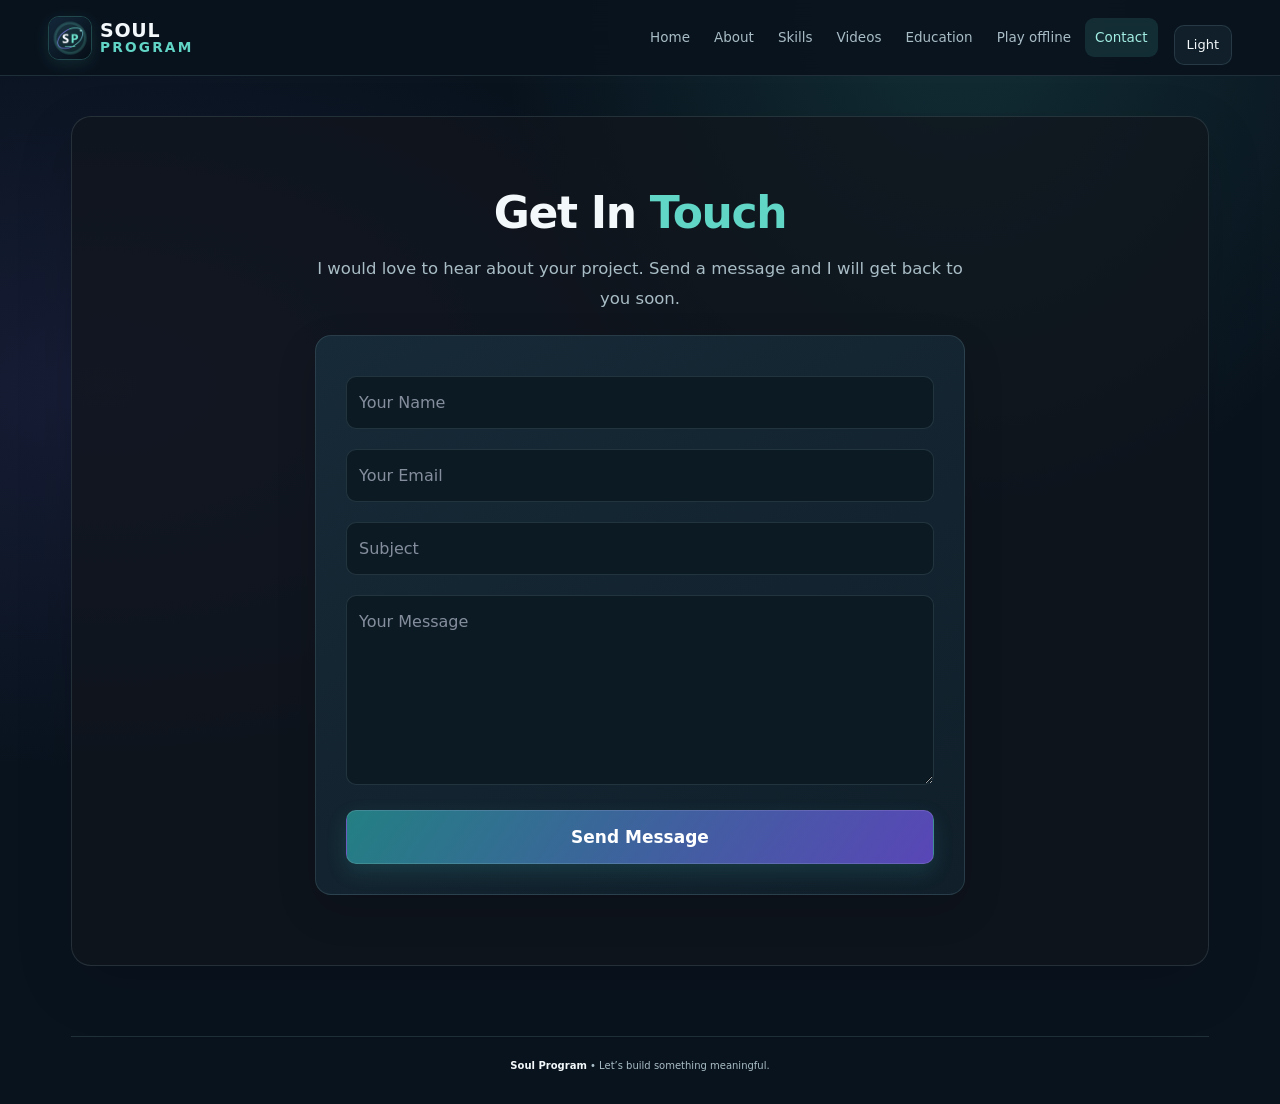
<file: contact.html>
<!DOCTYPE html>
<html lang="en">
  <head>
    <meta charset="UTF-8" />
    <meta name="viewport" content="width=device-width, initial-scale=1.0" />
    <meta name="theme-color" content="#09131e" />
    <meta name="apple-mobile-web-app-capable" content="yes" />
    <meta name="apple-mobile-web-app-status-bar-style" content="black-translucent" />
    <meta name="apple-mobile-web-app-title" content="Soul Program" />
    <meta name="description" content="Contact David about a website, collaboration, or web development question." />
    <meta name="referrer" content="strict-origin-when-cross-origin" />
    <meta http-equiv="Content-Security-Policy" content="base-uri 'self'; object-src 'none'; form-action 'self' https://api.web3forms.com; upgrade-insecure-requests" />
    <title>Contact | Soul Program</title>
    <link rel="manifest" href="manifest.webmanifest" />
    <link rel="apple-touch-icon" href="assets/images/icons/app-icon-192.png" />
    <link rel="stylesheet" href="assets/css/style1.css?v=4" />
    <link rel="stylesheet" href="assets/css/style-modern-v9.css" />
  </head>
  <body>
    <header>
      <a href="portfolio.html#home" class="logo" aria-label="Soul Program home">
        <img src="assets/images/icons/app-icon-192.png" alt="" width="44" height="44" />
        <span class="logo-text">
          <span class="logo-soul">SOUL</span>
          <span class="logo-program">PROGRAM</span>
        </span>
      </a>
      <nav id="primaryNavigation" aria-label="Main navigation">
        <a href="portfolio.html#home">Home</a>
        <a href="portfolio.html#about">About</a>
        <a href="portfolio.html#skill">Skills</a>
        <a href="video.html">Videos</a>
        <a href="educatio.html">Education</a>
        <a href="game.html">Play offline</a>
        <a href="contact.html" class="active">Contact</a>
      </nav>
      <button class="menu-toggle" id="menuToggle" type="button" aria-label="Open navigation menu" aria-expanded="false">&#9776;</button>
      <button class="theme-toggle" id="themeToggle" type="button" aria-label="Switch to light theme" title="Switch theme">Light</button>
    </header>
    <main>
      <section class="contact" id="contact">
        <h2>Get In <span>Touch</span></h2>
        <p>
          I would love to hear about your project. Send a message and I will get back to you soon.
        </p>
        <form class="contact-form" id="contactForm" action="https://api.web3forms.com/submit" method="POST">
          <input type="hidden" name="access_key" value="25a4d168-2bd3-4b1b-a3e6-20d0f61e5b95"/>
          <input type="text" id="Name" name="name" placeholder="Your Name" autocomplete="name" required />
          <input type="email" id="Email" name="email" placeholder="Your Email" autocomplete="email" required />
          <input type="text" id="subject" name="subject" placeholder="Subject" />
          <textarea id="Message" name="message" placeholder="Your Message" rows="6" required></textarea>
          <input type="checkbox" name="botcheck" class="hidden" tabindex="-1" autocomplete="off" />
          <button type="submit">Send Message</button>
        </form>
        <p id="successMessage" role="status" aria-live="polite" hidden></p>
      </section>
    </main>

    <footer class="site-footer">
      <p><strong>Soul Program</strong> • Let’s build something meaningful.</p>
    </footer>

    <script src="assets/js/jss-v10.js"></script>
    <script src="https://cdn.botpress.cloud/webchat/v5.0/inject.js"></script>
    <script>
      window.botpress.init({
        configUrl: "https://files.bpcontent.cloud/2026/08/26/03/20260826033612-725IQ3IF.json",
        botId: "80adf627-a14d-4c8a-9e0d-5f6ba5fd41c6",
        clientId: "f9e21cb6-f1f2-499e-b970-f26f0a12c942"
      });
    </script>
  </body>
</html>
</file>
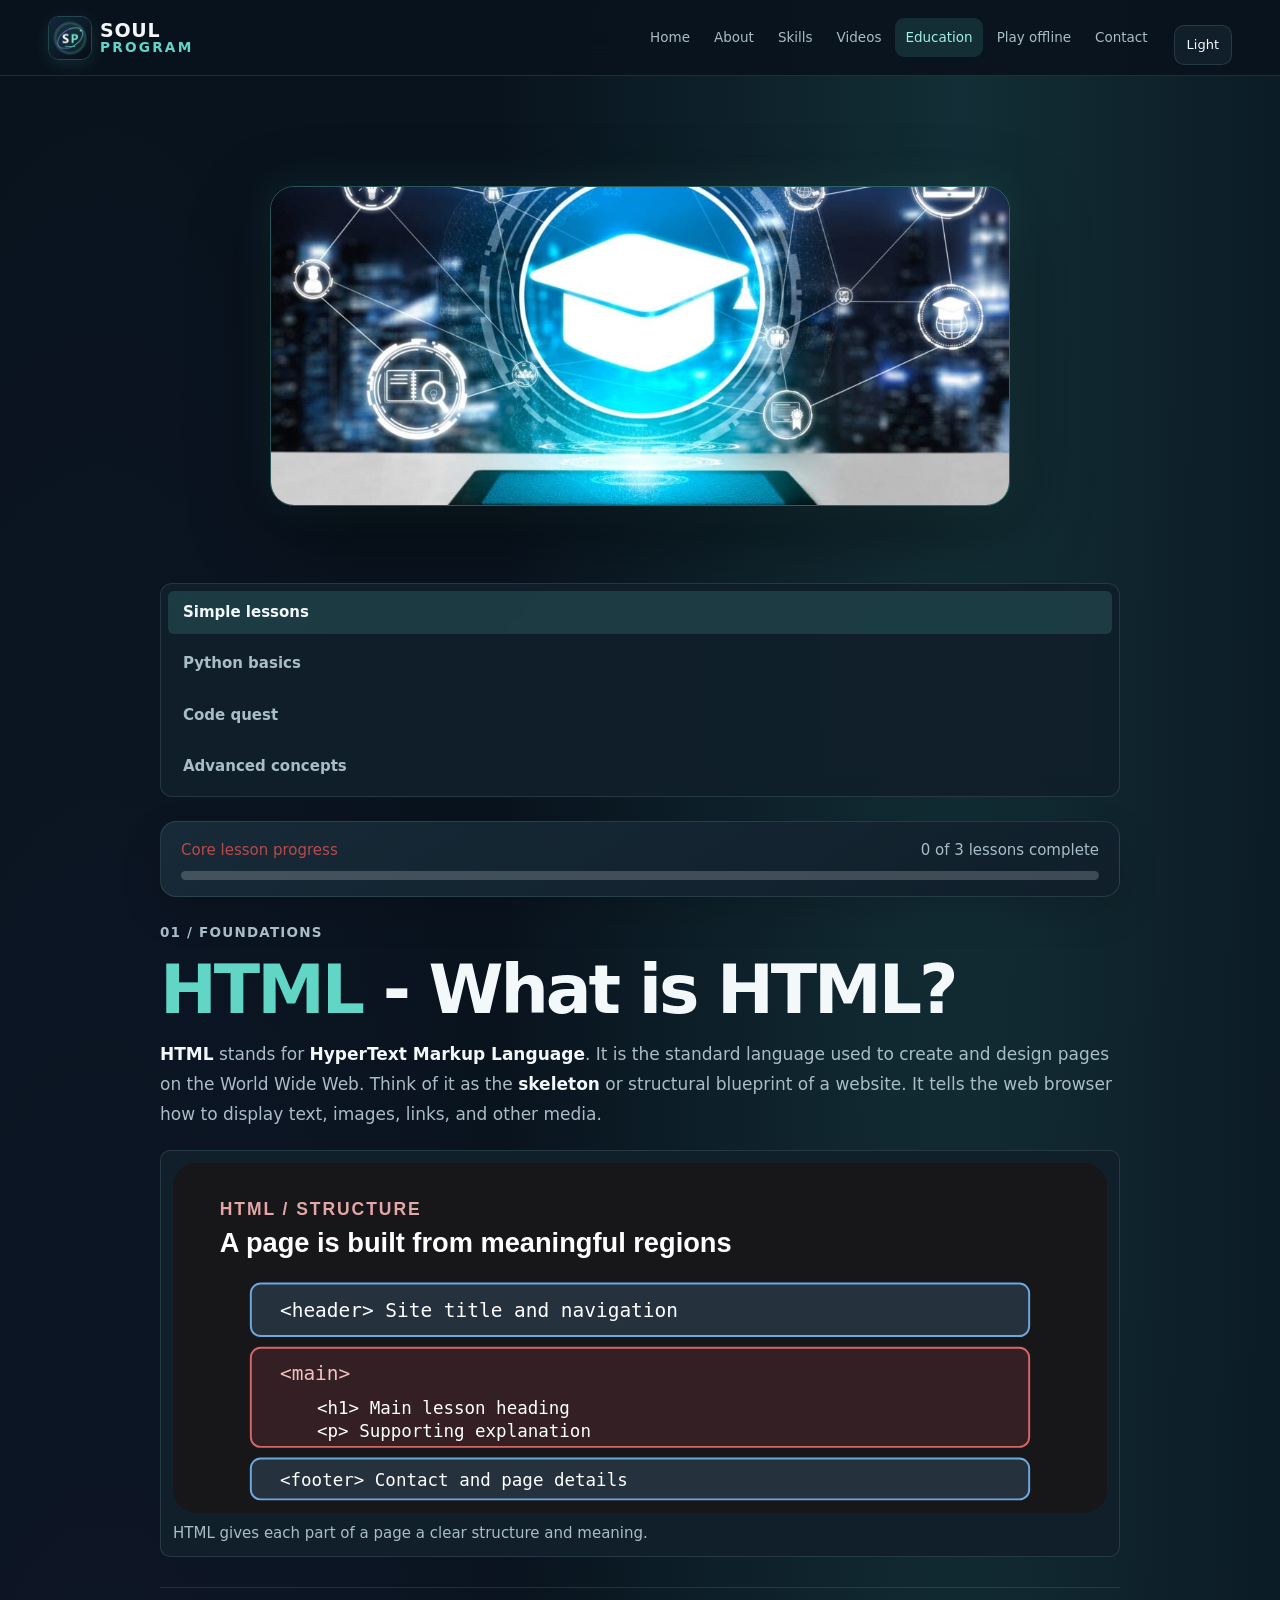
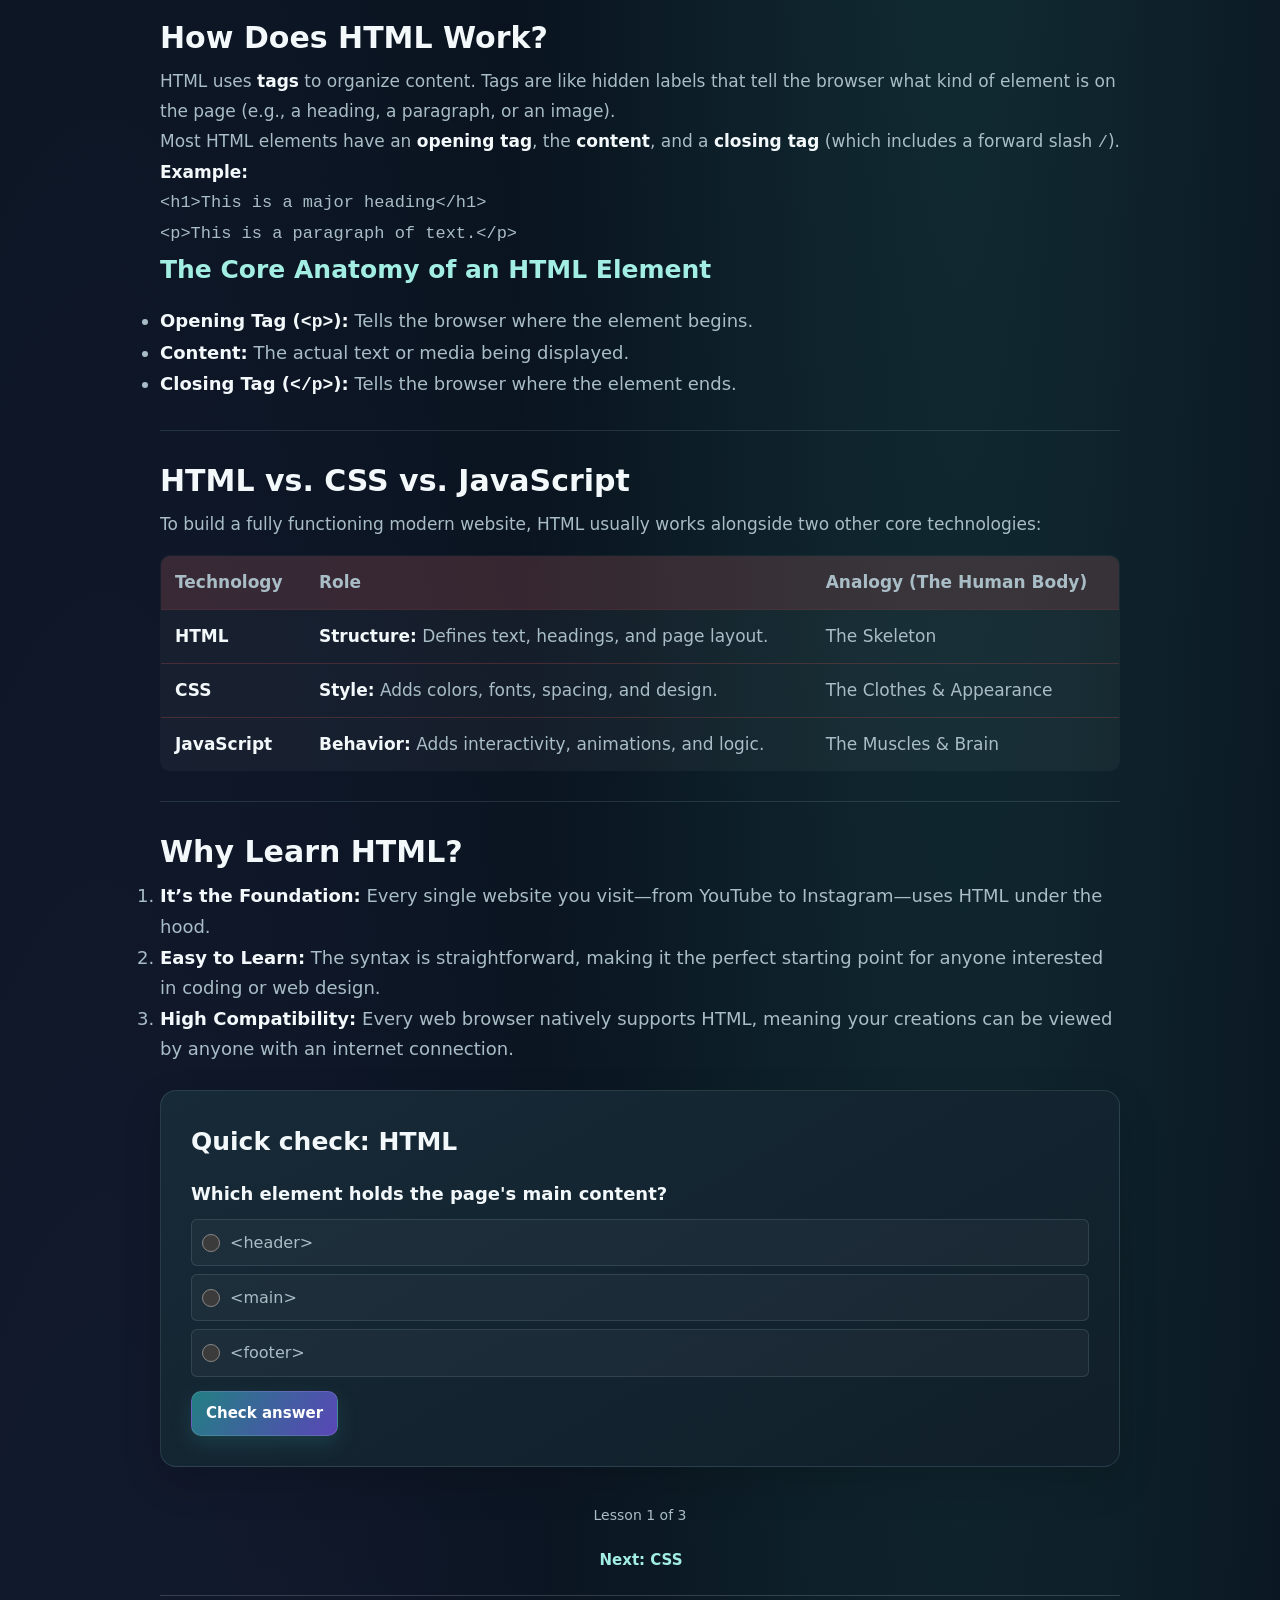
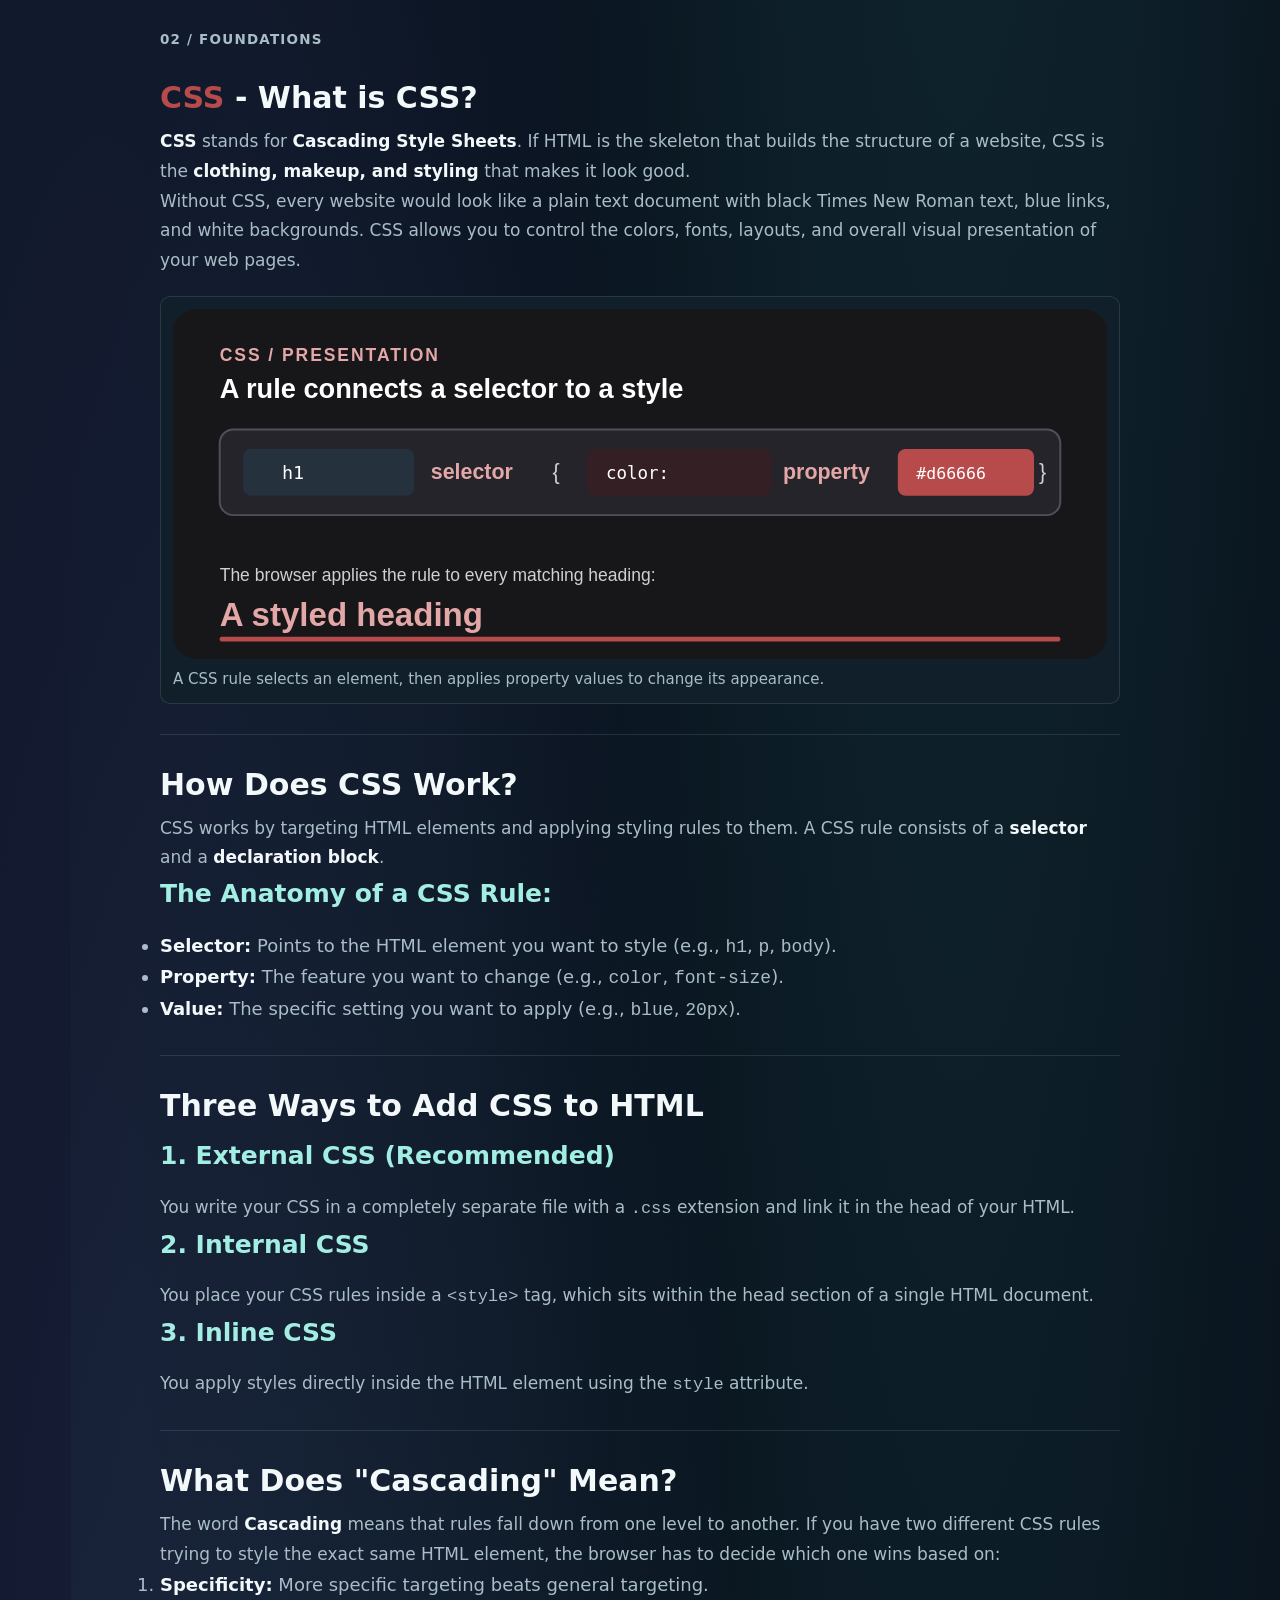
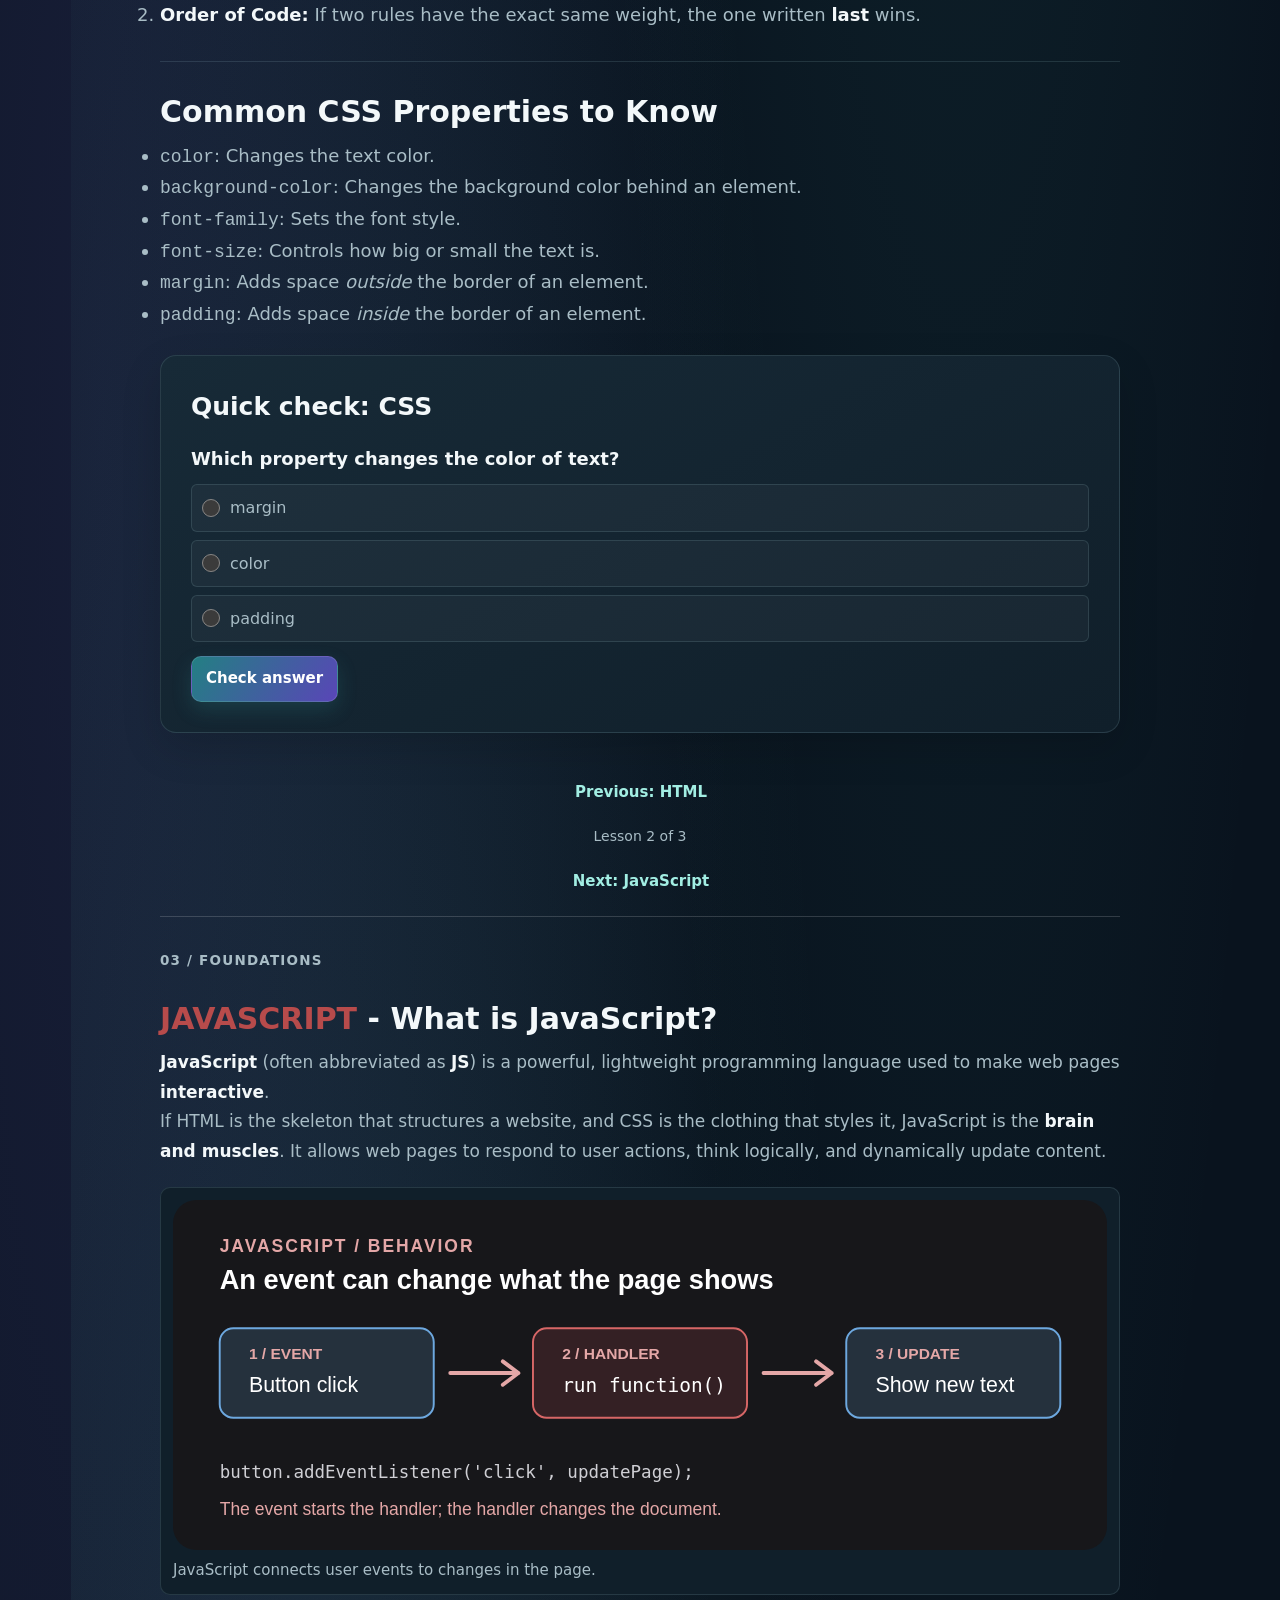
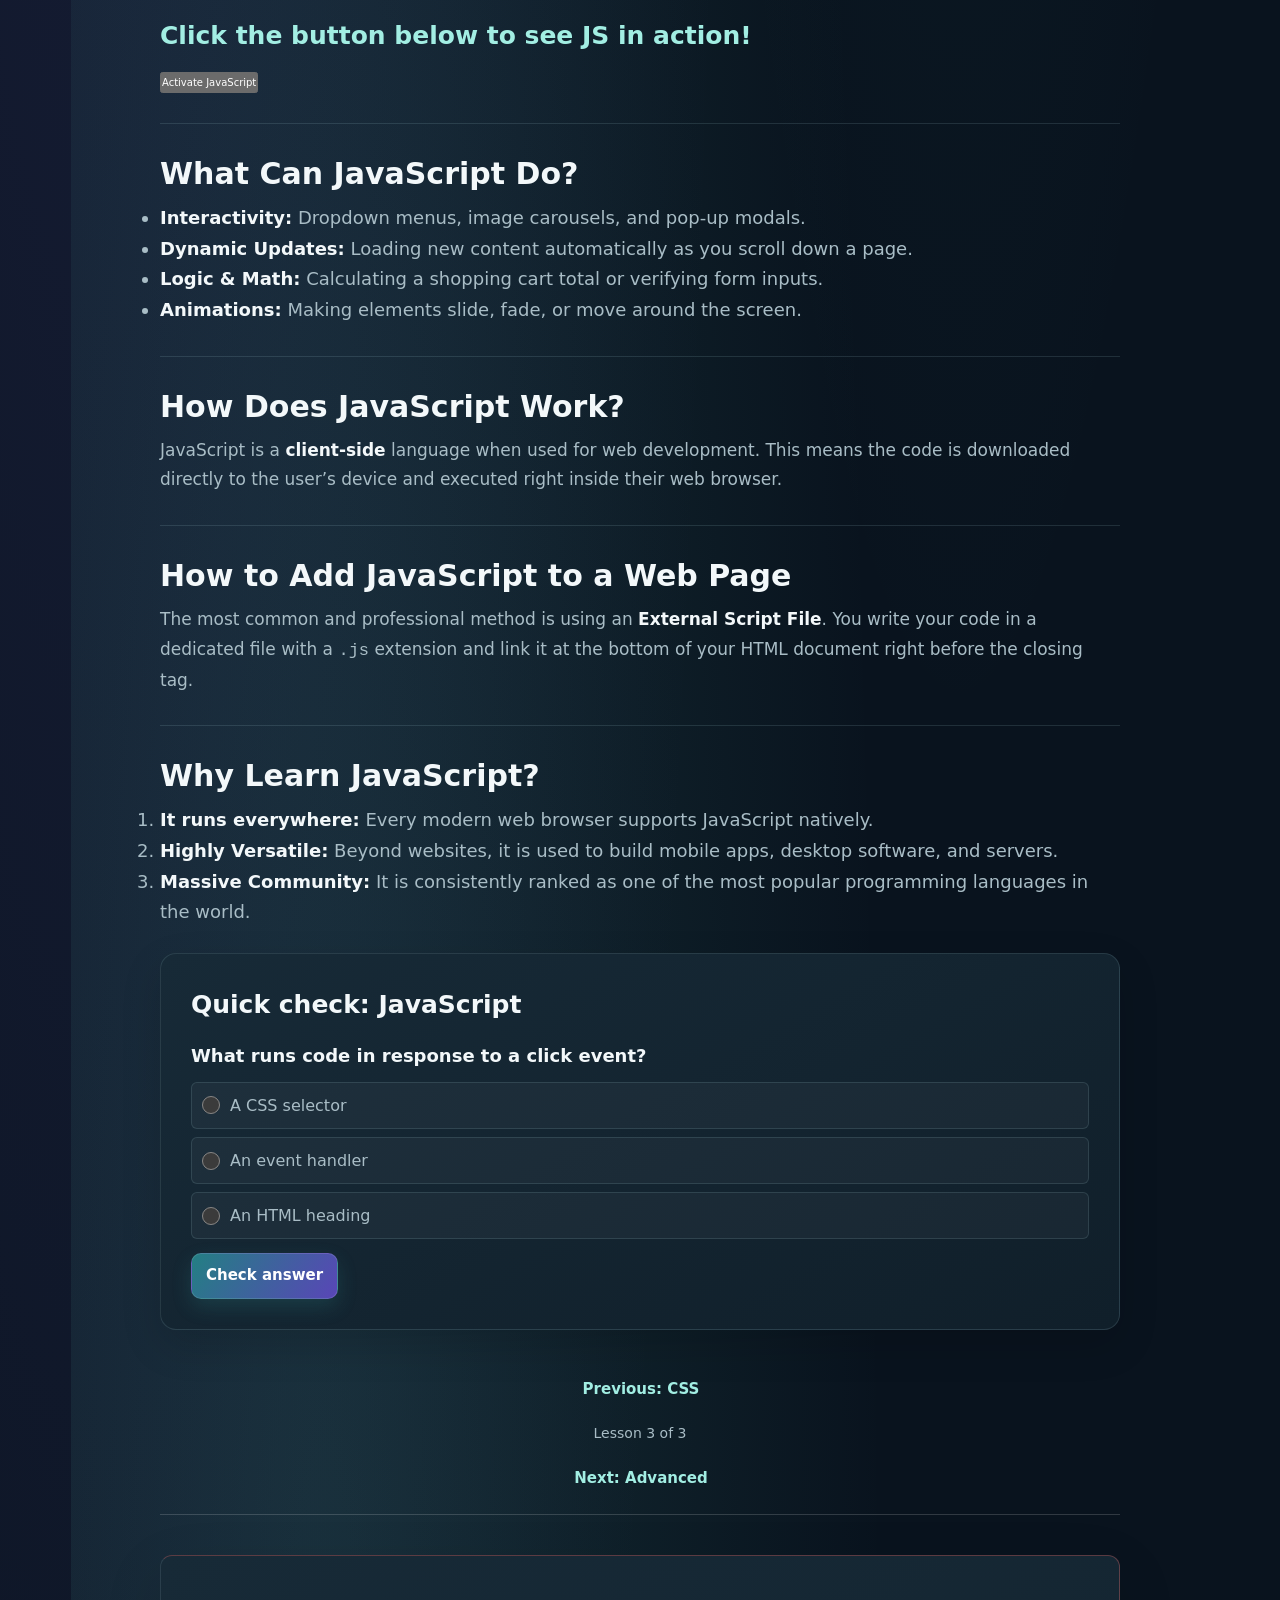
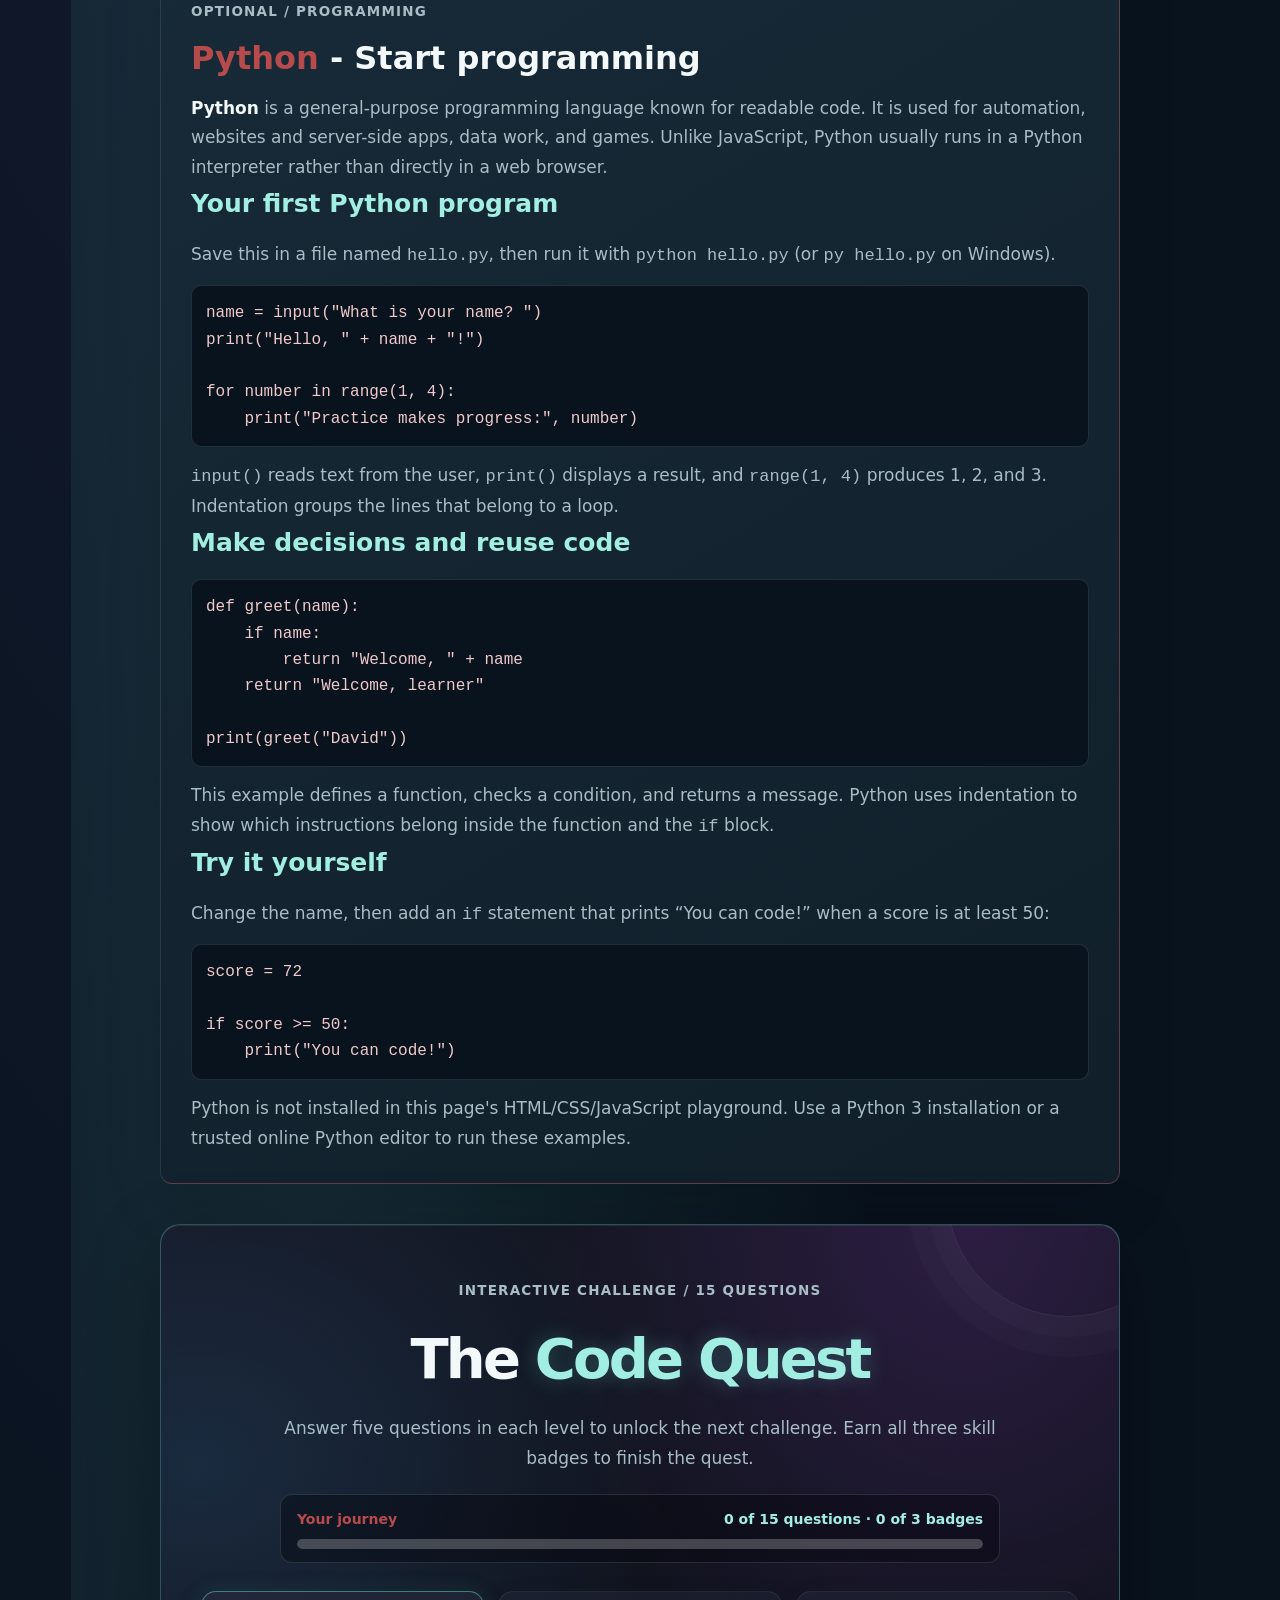
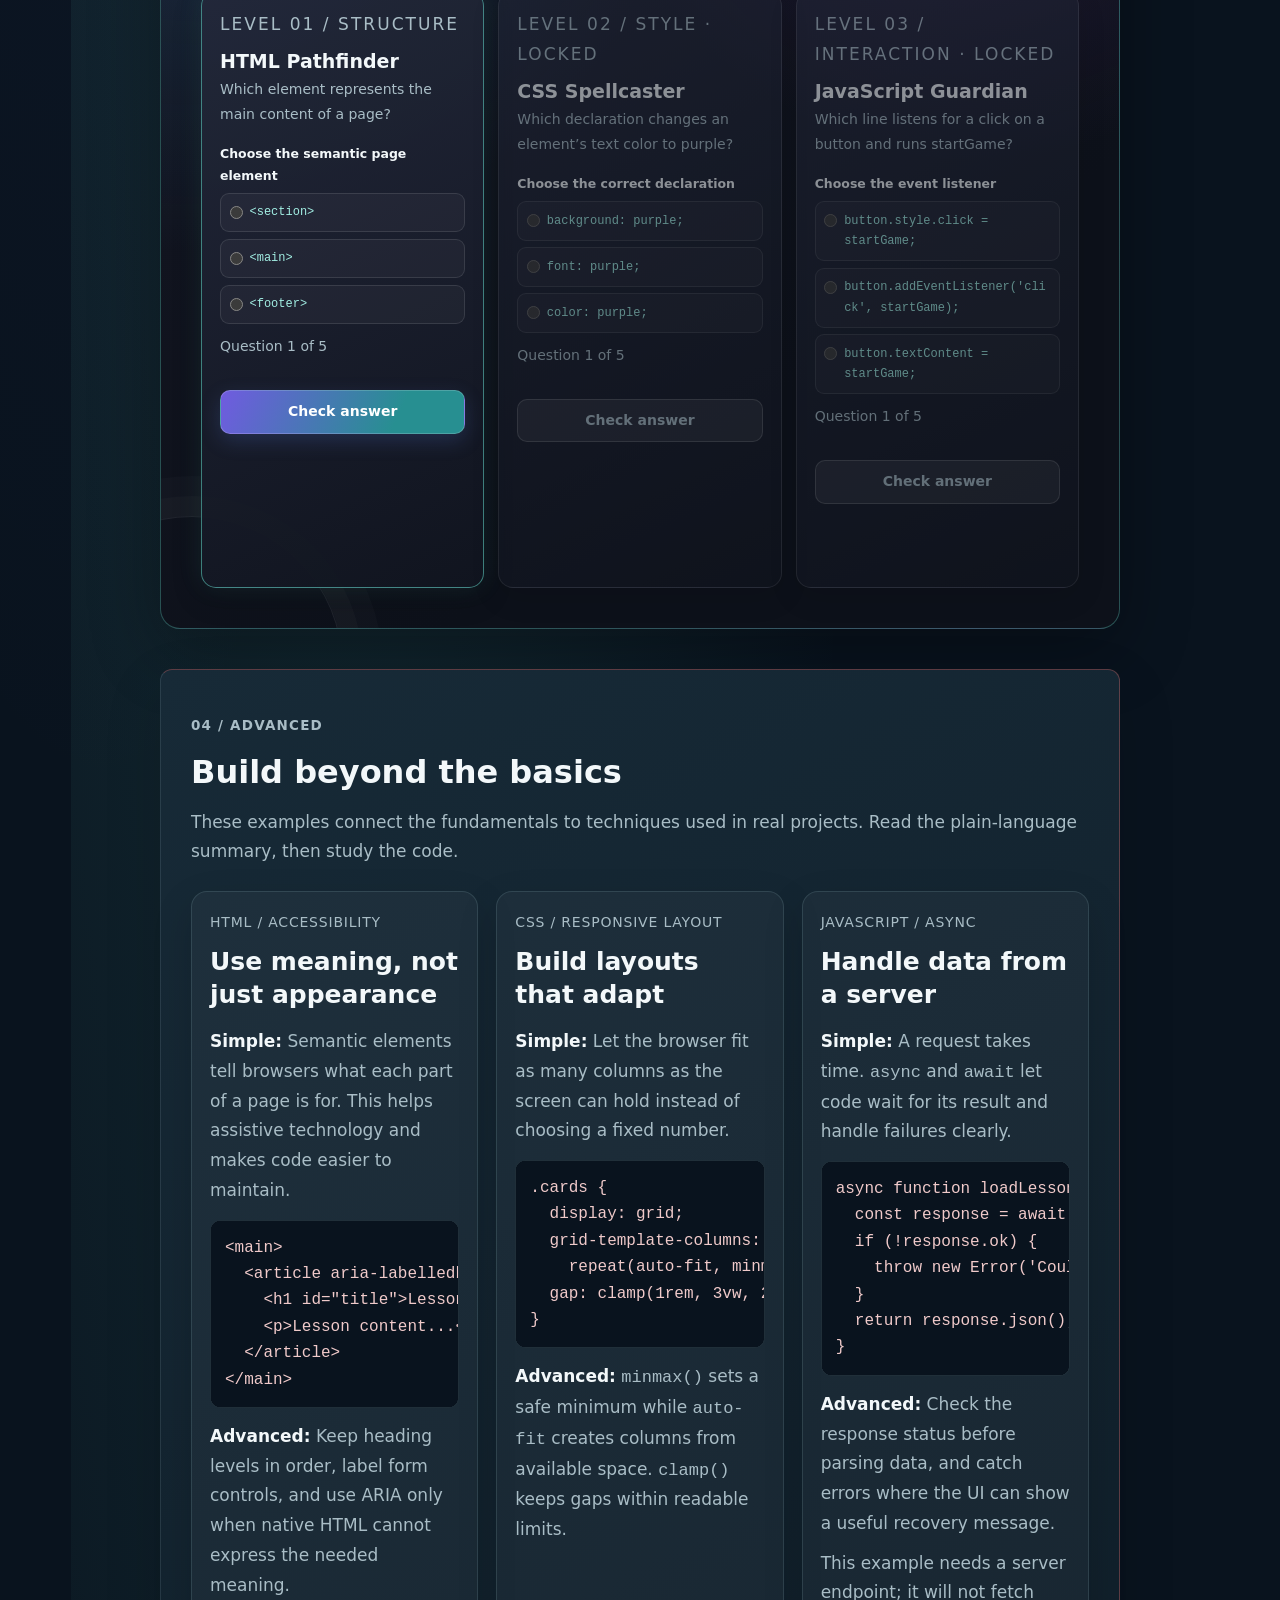
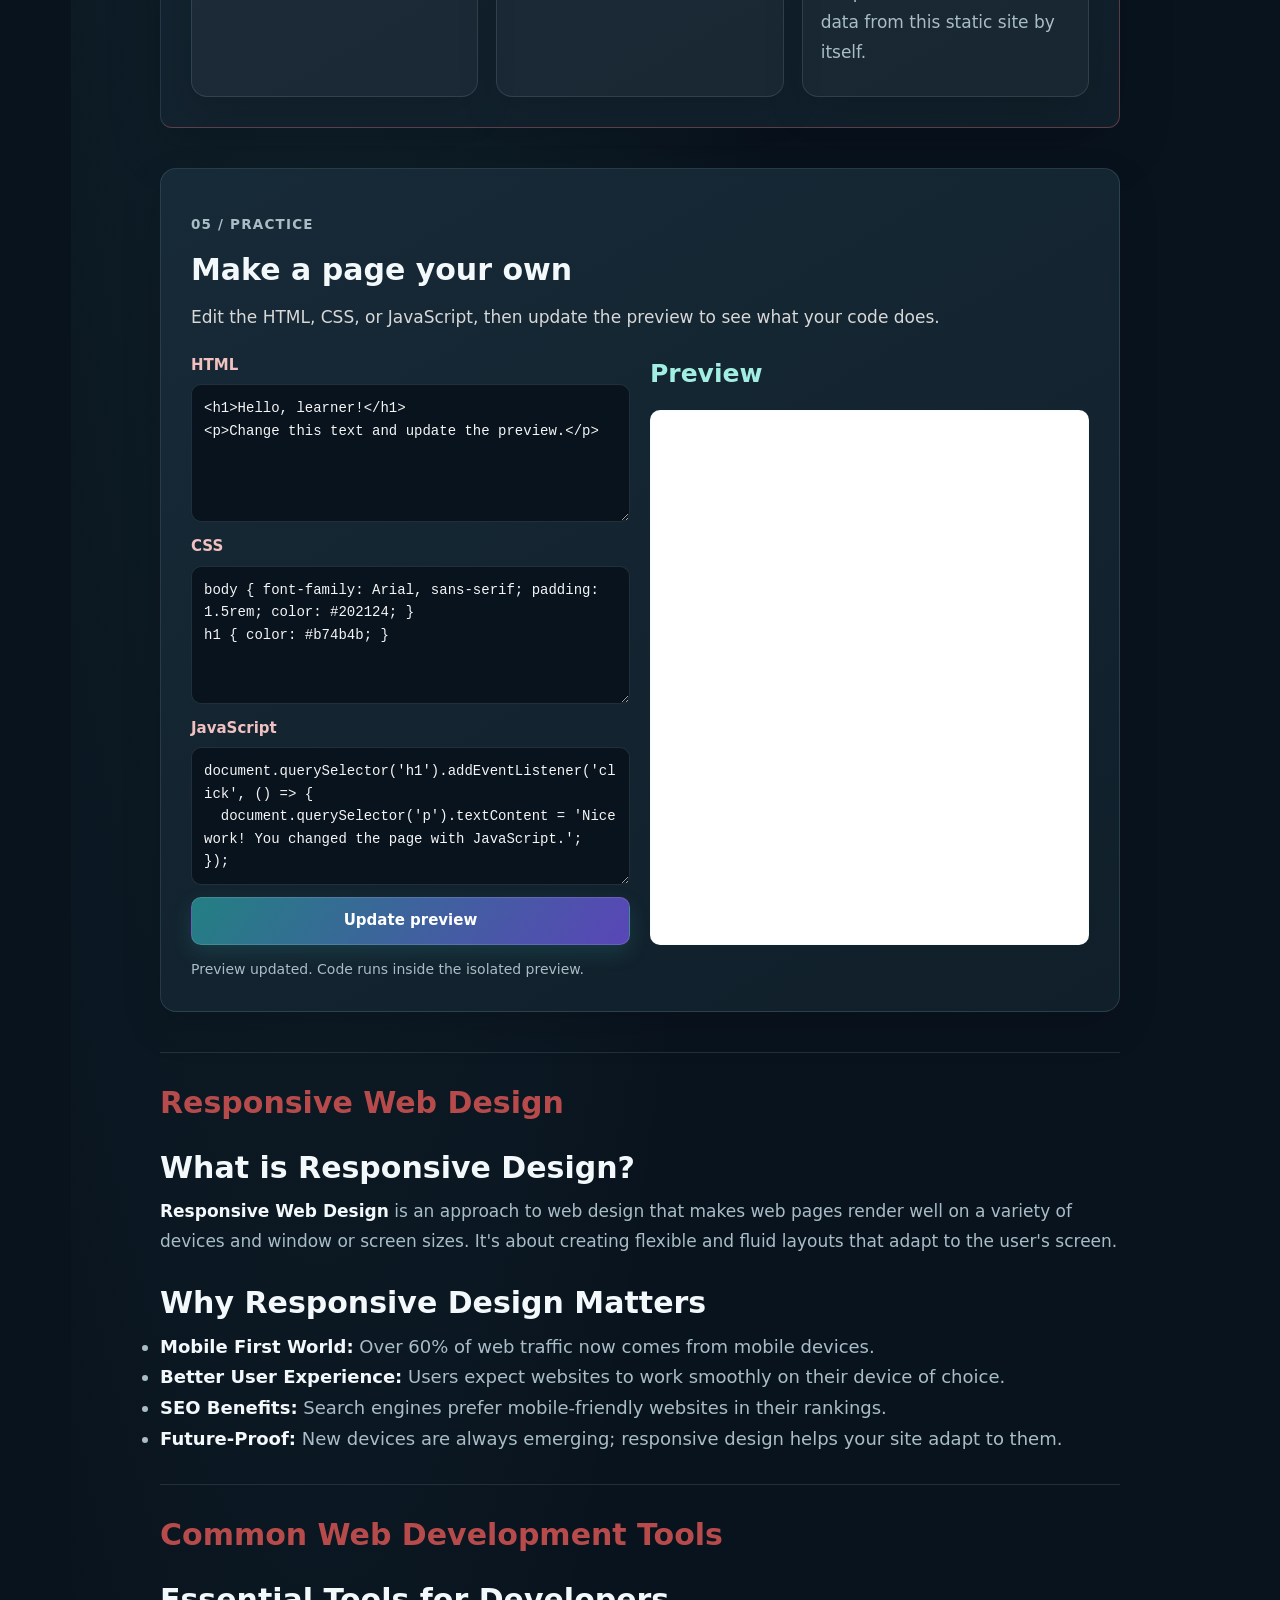
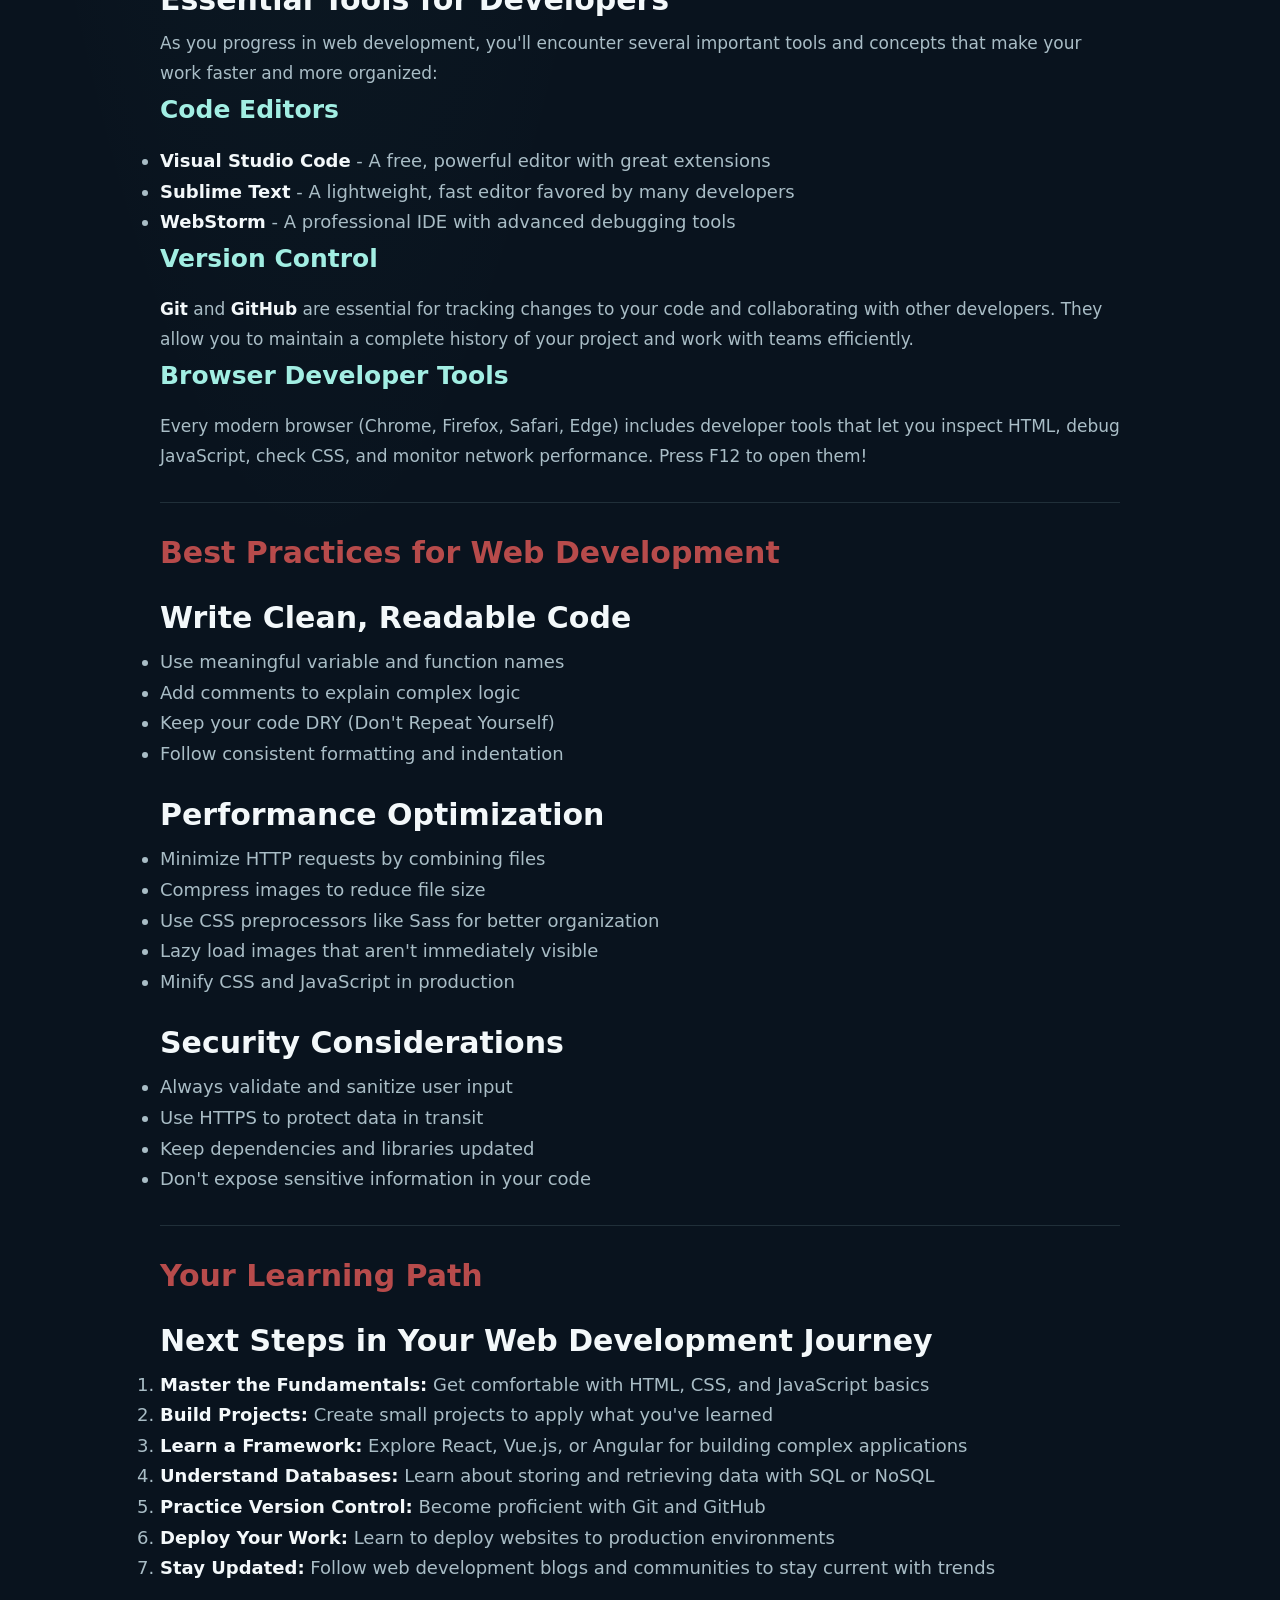
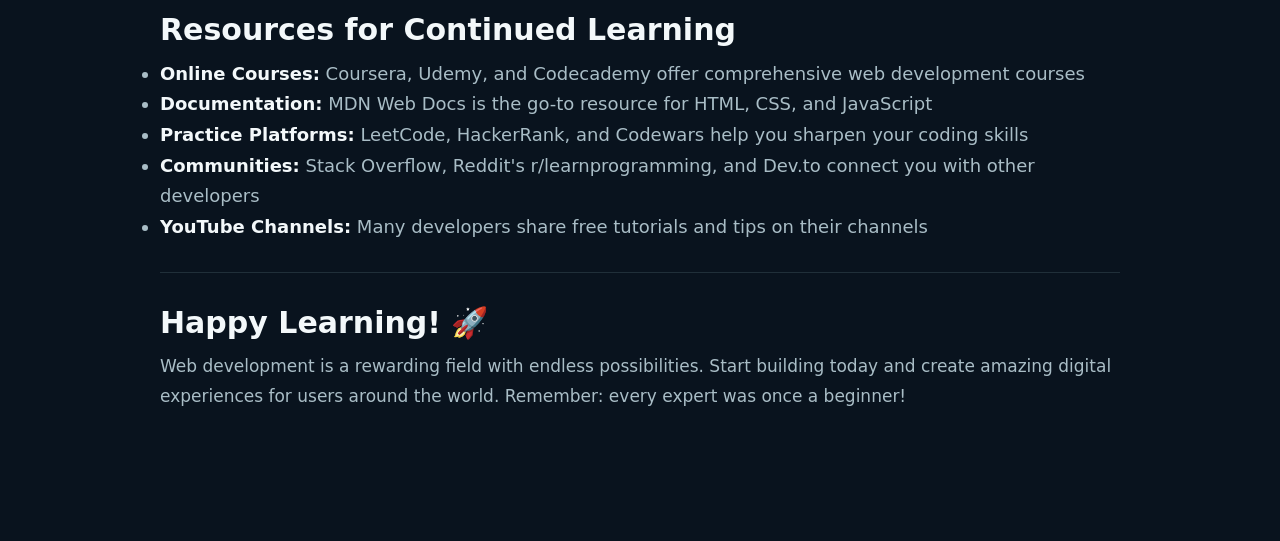
<file: educatio.html>
<!DOCTYPE html>
<html lang="en">
  <head>
    <meta charset="UTF-8" />
    <meta name="viewport" content="width=device-width, initial-scale=1.0" />
    <meta name="theme-color" content="#09131e" />
    <meta name="apple-mobile-web-app-capable" content="yes" />
    <meta name="apple-mobile-web-app-status-bar-style" content="black-translucent" />
    <meta name="apple-mobile-web-app-title" content="Soul Program" />
    <meta name="description" content="Learn HTML, CSS, JavaScript, and Python with beginner-friendly lessons, quizzes, and coding practice." />
    <meta name="referrer" content="strict-origin-when-cross-origin" />
    <meta http-equiv="Content-Security-Policy" content="base-uri 'self'; object-src 'none'; form-action 'self' https://api.web3forms.com; upgrade-insecure-requests" />
    <title>Education | Soul Program</title>
    <link rel="manifest" href="manifest.webmanifest" />
    <link rel="apple-touch-icon" href="assets/images/icons/app-icon-192.png" />
    <link rel="stylesheet" href="assets/css/style1.css?v=4" />
    <link rel="stylesheet" href="assets/css/style-modern-v9.css" />
    <link
      rel="stylesheet"
      href="https://cdnjs.cloudflare.com/ajax/libs/font-awesome/6.5.1/css/all.min.css"
      crossorigin="anonymous"
      referrerpolicy="no-referrer"
    />
  </head>
  <body>
    <header>
      <a href="portfolio.html" class="logo">
        <img src="assets/images/icons/app-icon-192.png" alt="" width="44" height="44" />
        <span class="logo-text">
          <span class="logo-soul">SOUL</span>
          <span class="logo-program">PROGRAM</span>
        </span>
      </a>
      <nav id="primaryNavigation" aria-label="Main navigation">
        <a href="portfolio.html#home">Home</a>
        <a href="portfolio.html#about">About</a>
        <a href="portfolio.html#skill">Skills</a>
        <a href="video.html">Videos</a>
        <a href="educatio.html" class="active">Education</a>
        <a href="game.html">Play offline</a>
        <a href="contact.html">Contact</a>
      </nav>
      <button class="menu-toggle" id="menuToggle" type="button" aria-label="Open navigation menu" aria-expanded="false">&#9776;</button>
      <button class="theme-toggle" id="themeToggle" type="button" aria-label="Switch to light theme" title="Switch theme">Light</button>
    </header>

    <main>
      <section class="home education-page" id="home">
        <div class="home-img">
          <img src="assets/images/edu.jpg" alt="Education" />
        </div>
        <div class="home-content">
          <nav class="lesson-nav" aria-label="Choose a learning level">
            <a href="#html">Simple lessons</a>
            <a href="#python">Python basics</a>
            <a href="#code-quest">Code quest</a>
            <a href="#advanced">Advanced concepts</a>
          </nav>
          <div class="learning-progress" data-learning-progress>
            <div class="learning-progress-heading">
              <span>Core lesson progress</span>
              <span data-progress-label>0 of 3 lessons complete</span>
            </div>
            <progress max="3" value="0" data-progress-meter aria-label="Core lesson completion">0 of 3</progress>
          </div>
          <p class="level-label">01 / Foundations</p>
          <h1 class="page-title" id="html"><span class="highlight">HTML</span> - What is HTML?</h1>
          <p><strong>HTML</strong> stands for <strong>HyperText Markup Language</strong>. It is the standard language used to create and design pages on the World Wide Web. Think of it as the <strong>skeleton</strong> or structural blueprint of a website. It tells the web browser how to display text, images, links, and other media.</p>
          <figure class="lesson-image">
            <img src="assets/images/diagrams/html-structure.svg" alt="Diagram of a page divided into header, main content, and footer using HTML elements." />
            <figcaption>HTML gives each part of a page a clear structure and meaning.</figcaption>
          </figure>

          <hr>

          <h2>How Does HTML Work?</h2>
          <p>HTML uses <strong>tags</strong> to organize content. Tags are like hidden labels that tell the browser what kind of element is on the page (e.g., a heading, a paragraph, or an image).</p>
          <p>Most HTML elements have an <strong>opening tag</strong>, the <strong>content</strong>, and a <strong>closing tag</strong> (which includes a forward slash <code>/</code>).</p>

          <blockquote>
            <p><strong>Example:</strong></p>
            <p><code>&lt;h1&gt;This is a major heading&lt;/h1&gt;</code></p>
            <p><code>&lt;p&gt;This is a paragraph of text.&lt;/p&gt;</code></p>
          </blockquote>

          <h3>The Core Anatomy of an HTML Element</h3>
          <ul>
            <li><strong>Opening Tag (<code>&lt;p&gt;</code>):</strong> Tells the browser where the element begins.</li>
            <li><strong>Content:</strong> The actual text or media being displayed.</li>
            <li><strong>Closing Tag (<code>&lt;/p&gt;</code>):</strong> Tells the browser where the element ends.</li>
          </ul>

          <hr>

          <h2>HTML vs. CSS vs. JavaScript</h2>
          <p>To build a fully functioning modern website, HTML usually works alongside two other core technologies:</p>

          <div class="lesson-table-scroll">
          <table>
            <thead>
              <tr>
                <th>Technology</th>
                <th>Role</th>
                <th>Analogy (The Human Body)</th>
              </tr>
            </thead>
            <tbody>
              <tr>
                <td><strong>HTML</strong></td>
                <td><strong>Structure:</strong> Defines text, headings, and page layout.</td>
                <td>The Skeleton</td>
              </tr>
              <tr>
                <td><strong>CSS</strong></td>
                <td><strong>Style:</strong> Adds colors, fonts, spacing, and design.</td>
                <td>The Clothes &amp; Appearance</td>
              </tr>
              <tr>
                <td><strong>JavaScript</strong></td>
                <td><strong>Behavior:</strong> Adds interactivity, animations, and logic.</td>
                <td>The Muscles &amp; Brain</td>
              </tr>
            </tbody>
          </table>
          </div>

          <hr>

          <h2>Why Learn HTML?</h2>
          <ol>
            <li><strong>It’s the Foundation:</strong> Every single website you visit—from YouTube to Instagram—uses HTML under the hood.</li>
            <li><strong>Easy to Learn:</strong> The syntax is straightforward, making it the perfect starting point for anyone interested in coding or web design.</li>
            <li><strong>High Compatibility:</strong> Every web browser natively supports HTML, meaning your creations can be viewed by anyone with an internet connection.</li>
          </ol>

          <div class="lesson-check" data-quiz data-lesson-id="html" data-answer="main" data-hint="Hint: this element contains the page's central content." data-correct-message="Correct. The main element identifies the page's central content.">
            <h3>Quick check: HTML</h3>
            <fieldset>
              <legend>Which element holds the page's main content?</legend>
              <label><input type="radio" name="html-check" value="header" /> &lt;header&gt;</label>
              <label><input type="radio" name="html-check" value="main" /> &lt;main&gt;</label>
              <label><input type="radio" name="html-check" value="footer" /> &lt;footer&gt;</label>
            </fieldset>
            <button class="quiz-submit" type="button">Check answer</button>
            <p class="quiz-feedback" role="status" aria-live="polite"></p>
          </div>
          <nav class="lesson-step-nav" aria-label="Lesson navigation">
            <span>Lesson 1 of 3</span>
            <a href="#css">Next: CSS</a>
          </nav>

          <p class="level-label">02 / Foundations</p>
          <h2 class="section-title" id="css"><span>CSS</span> - What is CSS?</h2>
          <p><strong>CSS</strong> stands for <strong>Cascading Style Sheets</strong>. If HTML is the skeleton that builds the structure of a website, CSS is the <strong>clothing, makeup, and styling</strong> that makes it look good.</p>
          <p>Without CSS, every website would look like a plain text document with black Times New Roman text, blue links, and white backgrounds. CSS allows you to control the colors, fonts, layouts, and overall visual presentation of your web pages.</p>
          <figure class="lesson-image">
            <img src="assets/images/diagrams/css-rule.svg" alt="Diagram showing the h1 selector, color property, and red value producing a styled heading." />
            <figcaption>A CSS rule selects an element, then applies property values to change its appearance.</figcaption>
          </figure>

          <hr>

          <h2>How Does CSS Work?</h2>
          <p>CSS works by targeting HTML elements and applying styling rules to them. A CSS rule consists of a <strong>selector</strong> and a <strong>declaration block</strong>.</p>

          <div class="anatomy-box">
            <h3>The Anatomy of a CSS Rule:</h3>
            <ul>
              <li><strong>Selector:</strong> Points to the HTML element you want to style (e.g., <code>h1</code>, <code>p</code>, <code>body</code>).</li>
              <li><strong>Property:</strong> The feature you want to change (e.g., <code>color</code>, <code>font-size</code>).</li>
              <li><strong>Value:</strong> The specific setting you want to apply (e.g., <code>blue</code>, <code>20px</code>).</li>
            </ul>
          </div>

          <hr>

          <h2>Three Ways to Add CSS to HTML</h2>
          
          <h3>1. External CSS (Recommended)</h3>
          <p>You write your CSS in a completely separate file with a <code>.css</code> extension and link it in the head of your HTML.</p>

          <h3>2. Internal CSS</h3>
          <p>You place your CSS rules inside a <code>&lt;style&gt;</code> tag, which sits within the head section of a single HTML document.</p>

          <h3>3. Inline CSS</h3>
          <p>You apply styles directly inside the HTML element using the <code>style</code> attribute.</p>

          <hr>

          <h2>What Does "Cascading" Mean?</h2>
          <p>The word <strong>Cascading</strong> means that rules fall down from one level to another. If you have two different CSS rules trying to style the exact same HTML element, the browser has to decide which one wins based on:</p>
          <ol>
            <li><strong>Specificity:</strong> More specific targeting beats general targeting.</li>
            <li><strong>Order of Code:</strong> If two rules have the exact same weight, the one written <strong>last</strong> wins.</li>
          </ol>

          <hr>

          <h2>Common CSS Properties to Know</h2>
          <ul>
            <li><code>color</code>: Changes the text color.</li>
            <li><code>background-color</code>: Changes the background color behind an element.</li>
            <li><code>font-family</code>: Sets the font style.</li>
            <li><code>font-size</code>: Controls how big or small the text is.</li>
            <li><code>margin</code>: Adds space <em>outside</em> the border of an element.</li>
            <li><code>padding</code>: Adds space <em>inside</em> the border of an element.</li>
          </ul>

          <div class="lesson-check" data-quiz data-lesson-id="css" data-answer="color" data-hint="Hint: this property changes the foreground of text." data-correct-message="Correct. The color property sets an element's text color.">
            <h3>Quick check: CSS</h3>
            <fieldset>
              <legend>Which property changes the color of text?</legend>
              <label><input type="radio" name="css-check" value="margin" /> margin</label>
              <label><input type="radio" name="css-check" value="color" /> color</label>
              <label><input type="radio" name="css-check" value="padding" /> padding</label>
            </fieldset>
            <button class="quiz-submit" type="button">Check answer</button>
            <p class="quiz-feedback" role="status" aria-live="polite"></p>
          </div>
          <nav class="lesson-step-nav" aria-label="Lesson navigation">
            <a href="#html">Previous: HTML</a>
            <span>Lesson 2 of 3</span>
            <a href="#javascript">Next: JavaScript</a>
          </nav>

          <p class="level-label">03 / Foundations</p>
          <h2 class="section-title" id="javascript"><span>JAVASCRIPT</span> - What is JavaScript?</h2>
          <p><strong>JavaScript</strong> (often abbreviated as <strong>JS</strong>) is a powerful, lightweight programming language used to make web pages <strong>interactive</strong>.</p>
          <p>If HTML is the skeleton that structures a website, and CSS is the clothing that styles it, JavaScript is the <strong>brain and muscles</strong>. It allows web pages to respond to user actions, think logically, and dynamically update content.</p>
          <figure class="lesson-image">
            <img src="assets/images/diagrams/javascript-flow.svg" alt="Diagram of a button click triggering a JavaScript handler that updates page text." />
            <figcaption>JavaScript connects user events to changes in the page.</figcaption>
          </figure>

          <div class="interactive-box">
            <h3 id="welcome-message">Click the button below to see JS in action!</h3>
            <button id="action-btn">Activate JavaScript</button>
          </div>

          <hr>

          <h2>What Can JavaScript Do?</h2>
          <ul>
            <li><strong>Interactivity:</strong> Dropdown menus, image carousels, and pop-up modals.</li>
            <li><strong>Dynamic Updates:</strong> Loading new content automatically as you scroll down a page.</li>
            <li><strong>Logic &amp; Math:</strong> Calculating a shopping cart total or verifying form inputs.</li>
            <li><strong>Animations:</strong> Making elements slide, fade, or move around the screen.</li>
          </ul>

          <hr>

          <h2>How Does JavaScript Work?</h2>
          <p>JavaScript is a <strong>client-side</strong> language when used for web development. This means the code is downloaded directly to the user’s device and executed right inside their web browser.</p>

          <hr>

          <h2>How to Add JavaScript to a Web Page</h2>
          <p>The most common and professional method is using an <strong>External Script File</strong>. You write your code in a dedicated file with a <code>.js</code> extension and link it at the bottom of your HTML document right before the closing tag.</p>

          <hr>

          <h2>Why Learn JavaScript?</h2>
          <ol>
            <li><strong>It runs everywhere:</strong> Every modern web browser supports JavaScript natively.</li>
            <li><strong>Highly Versatile:</strong> Beyond websites, it is used to build mobile apps, desktop software, and servers.</li>
            <li><strong>Massive Community:</strong> It is consistently ranked as one of the most popular programming languages in the world.</li>
          </ol>

          <div class="lesson-check" data-quiz data-lesson-id="javascript" data-answer="handler" data-hint="Hint: it is the function that runs in response to an event." data-correct-message="Correct. An event handler runs code in response to an event such as a click.">
            <h3>Quick check: JavaScript</h3>
            <fieldset>
              <legend>What runs code in response to a click event?</legend>
              <label><input type="radio" name="javascript-check" value="selector" /> A CSS selector</label>
              <label><input type="radio" name="javascript-check" value="handler" /> An event handler</label>
              <label><input type="radio" name="javascript-check" value="heading" /> An HTML heading</label>
            </fieldset>
            <button class="quiz-submit" type="button">Check answer</button>
            <p class="quiz-feedback" role="status" aria-live="polite"></p>
          </div>
          <nav class="lesson-step-nav" aria-label="Lesson navigation">
            <a href="#css">Previous: CSS</a>
            <span>Lesson 3 of 3</span>
            <a href="#advanced">Next: Advanced</a>
          </nav>

          <section class="advanced-lessons" id="python" aria-labelledby="python-title">
            <p class="level-label">Optional / Programming</p>
            <h2 id="python-title"><span>Python</span> - Start programming</h2>
            <p><strong>Python</strong> is a general-purpose programming language known for readable code. It is used for automation, websites and server-side apps, data work, and games. Unlike JavaScript, Python usually runs in a Python interpreter rather than directly in a web browser.</p>

            <h3>Your first Python program</h3>
            <p>Save this in a file named <code>hello.py</code>, then run it with <code>python hello.py</code> (or <code>py hello.py</code> on Windows).</p>
            <pre class="lesson-code"><code>name = input("What is your name? ")
print("Hello, " + name + "!")

for number in range(1, 4):
    print("Practice makes progress:", number)</code></pre>
            <p><code>input()</code> reads text from the user, <code>print()</code> displays a result, and <code>range(1, 4)</code> produces 1, 2, and 3. Indentation groups the lines that belong to a loop.</p>

            <h3>Make decisions and reuse code</h3>
            <pre class="lesson-code"><code>def greet(name):
    if name:
        return "Welcome, " + name
    return "Welcome, learner"

print(greet("David"))</code></pre>
            <p>This example defines a function, checks a condition, and returns a message. Python uses indentation to show which instructions belong inside the function and the <code>if</code> block.</p>

            <h3>Try it yourself</h3>
            <p>Change the name, then add an <code>if</code> statement that prints “You can code!” when a score is at least 50:</p>
            <pre class="lesson-code"><code>score = 72

if score &gt;= 50:
    print("You can code!")</code></pre>
            <p class="lesson-note">Python is not installed in this page's HTML/CSS/JavaScript playground. Use a Python 3 installation or a trusted online Python editor to run these examples.</p>
          </section>

          <section class="code-quest" id="code-quest" aria-labelledby="code-quest-title" data-code-quest>
            <div class="quest-header">
              <p class="level-label">Interactive challenge / 15 questions</p>
              <h2 id="code-quest-title">The <span>Code Quest</span></h2>
              <p>Answer five questions in each level to unlock the next challenge. Earn all three skill badges to finish the quest.</p>
              <div class="quest-progress">
                <div class="quest-progress-label">
                  <span>Your journey</span>
                  <span data-quest-progress-label>0 of 15 questions · 0 of 3 badges</span>
                </div>
                <progress max="15" value="0" data-quest-progress aria-label="Code Quest question progress">0 of 15</progress>
              </div>
              <p class="quest-storage-notice" data-quest-storage-notice role="status" hidden></p>
            </div>

            <div class="quest-levels">
              <article class="quest-level" data-quest-level="html" data-level-number="01">
                <div class="quest-level-heading">
                  <div>
                    <p class="lesson-tag">LEVEL 01 / STRUCTURE</p>
                    <h3>HTML Pathfinder</h3>
                  </div>
                  <span class="quest-badge" data-quest-badge hidden aria-label="HTML Pathfinder badge earned">✦</span>
                </div>
                <p data-quest-prompt></p>
                <fieldset class="quest-options" data-quest-options>
                  <legend data-quest-legend></legend>
                </fieldset>
                <p class="quest-question-progress" data-quest-level-progress></p>
                <button class="quest-check-button" type="button" data-quest-check>Check answer</button>
                <p class="quest-feedback" data-quest-feedback role="status" aria-live="polite"></p>
              </article>

              <article class="quest-level is-locked" data-quest-level="css" data-level-number="02">
                <div class="quest-level-heading">
                  <div>
                    <p class="lesson-tag">LEVEL 02 / STYLE</p>
                    <h3>CSS Spellcaster</h3>
                  </div>
                  <span class="quest-badge" data-quest-badge hidden aria-label="CSS Spellcaster badge earned">✦</span>
                </div>
                <p data-quest-prompt></p>
                <fieldset class="quest-options" data-quest-options disabled>
                  <legend data-quest-legend></legend>
                </fieldset>
                <p class="quest-question-progress" data-quest-level-progress></p>
                <button class="quest-check-button" type="button" data-quest-check disabled>Check answer</button>
                <p class="quest-feedback" data-quest-feedback role="status" aria-live="polite"></p>
              </article>

              <article class="quest-level is-locked" data-quest-level="javascript" data-level-number="03">
                <div class="quest-level-heading">
                  <div>
                    <p class="lesson-tag">LEVEL 03 / INTERACTION</p>
                    <h3>JavaScript Guardian</h3>
                  </div>
                  <span class="quest-badge" data-quest-badge hidden aria-label="JavaScript Guardian badge earned">✦</span>
                </div>
                <p data-quest-prompt></p>
                <fieldset class="quest-options" data-quest-options disabled>
                  <legend data-quest-legend></legend>
                </fieldset>
                <p class="quest-question-progress" data-quest-level-progress></p>
                <button class="quest-check-button" type="button" data-quest-check disabled>Check answer</button>
                <p class="quest-feedback" data-quest-feedback role="status" aria-live="polite"></p>
              </article>
            </div>
            <p class="quest-finale" data-quest-finale role="status" aria-live="polite" hidden>Quest complete! You earned every badge. Keep building awesome things!</p>
          </section>

          <section class="advanced-lessons" id="advanced" aria-labelledby="advanced-title">
            <p class="level-label">04 / Advanced</p>
            <h2 id="advanced-title">Build beyond the basics</h2>
            <p>These examples connect the fundamentals to techniques used in real projects. Read the plain-language summary, then study the code.</p>

            <div class="advanced-grid">
              <article class="advanced-topic">
                <p class="lesson-tag">HTML / ACCESSIBILITY</p>
                <h3>Use meaning, not just appearance</h3>
                <p><strong>Simple:</strong> Semantic elements tell browsers what each part of a page is for. This helps assistive technology and makes code easier to maintain.</p>
                <pre class="lesson-code"><code>&lt;main&gt;
  &lt;article aria-labelledby="title"&gt;
    &lt;h1 id="title"&gt;Lesson title&lt;/h1&gt;
    &lt;p&gt;Lesson content...&lt;/p&gt;
  &lt;/article&gt;
&lt;/main&gt;</code></pre>
                <p><strong>Advanced:</strong> Keep heading levels in order, label form controls, and use ARIA only when native HTML cannot express the needed meaning.</p>
              </article>

              <article class="advanced-topic">
                <p class="lesson-tag">CSS / RESPONSIVE LAYOUT</p>
                <h3>Build layouts that adapt</h3>
                <p><strong>Simple:</strong> Let the browser fit as many columns as the screen can hold instead of choosing a fixed number.</p>
                <pre class="lesson-code"><code>.cards {
  display: grid;
  grid-template-columns:
    repeat(auto-fit, minmax( min(100%, 22rem), 1fr));
  gap: clamp(1rem, 3vw, 2rem);
}</code></pre>
                <p><strong>Advanced:</strong> <code>minmax()</code> sets a safe minimum while <code>auto-fit</code> creates columns from available space. <code>clamp()</code> keeps gaps within readable limits.</p>
              </article>

              <article class="advanced-topic">
                <p class="lesson-tag">JAVASCRIPT / ASYNC</p>
                <h3>Handle data from a server</h3>
                <p><strong>Simple:</strong> A request takes time. <code>async</code> and <code>await</code> let code wait for its result and handle failures clearly.</p>
                <pre class="lesson-code"><code>async function loadLessons() {
  const response = await fetch('/api/lessons');
  if (!response.ok) {
    throw new Error('Could not load lessons');
  }
  return response.json();
}</code></pre>
                <p><strong>Advanced:</strong> Check the response status before parsing data, and catch errors where the UI can show a useful recovery message.</p>
                <p class="lesson-note">This example needs a server endpoint; it will not fetch data from this static site by itself.</p>
              </article>
            </div>
          </section>

          <section class="interactive-playground" id="playground" aria-labelledby="playground-title">
            <p class="level-label">05 / Practice</p>
            <h2 id="playground-title">Make a page your own</h2>
            <p>Edit the HTML, CSS, or JavaScript, then update the preview to see what your code does.</p>

            <div class="playground-layout">
              <div class="playground-editors">
                <div class="playground-field">
                  <label for="playgroundHtml">HTML</label>
                  <textarea id="playgroundHtml" rows="5" spellcheck="false"><h1>Hello, learner!</h1>
<p>Change this text and update the preview.</p></textarea>
                </div>
                <div class="playground-field">
                  <label for="playgroundCss">CSS</label>
                  <textarea id="playgroundCss" rows="5" spellcheck="false">body { font-family: Arial, sans-serif; padding: 1.5rem; color: #202124; }
h1 { color: #b74b4b; }</textarea>
                </div>
                <div class="playground-field">
                  <label for="playgroundJs">JavaScript</label>
                  <textarea id="playgroundJs" rows="5" spellcheck="false">document.querySelector('h1').addEventListener('click', () => {
  document.querySelector('p').textContent = 'Nice work! You changed the page with JavaScript.';
});</textarea>
                </div>
                <button class="playground-run" id="runPlayground" type="button">Update preview</button>
              </div>
              <div class="playground-result">
                <h3>Preview</h3>
                <iframe id="playgroundFrame" title="Your code preview" sandbox="allow-scripts"></iframe>
              </div>
            </div>
            <p class="playground-status" id="playgroundStatus" role="status" aria-live="polite">Code runs inside an isolated preview.</p>
          </section>

          <hr>

          <h2 class="section-title"><span>Responsive Web Design</span></h2>
          <h2>What is Responsive Design?</h2>
          <p><strong>Responsive Web Design</strong> is an approach to web design that makes web pages render well on a variety of devices and window or screen sizes. It's about creating flexible and fluid layouts that adapt to the user's screen.</p>

          <h2>Why Responsive Design Matters</h2>
          <ul>
            <li><strong>Mobile First World:</strong> Over 60% of web traffic now comes from mobile devices.</li>
            <li><strong>Better User Experience:</strong> Users expect websites to work smoothly on their device of choice.</li>
            <li><strong>SEO Benefits:</strong> Search engines prefer mobile-friendly websites in their rankings.</li>
            <li><strong>Future-Proof:</strong> New devices are always emerging; responsive design helps your site adapt to them.</li>
          </ul>

          <hr>

          <h2 class="section-title"><span>Common Web Development Tools</span></h2>
          <h2>Essential Tools for Developers</h2>
          <p>As you progress in web development, you'll encounter several important tools and concepts that make your work faster and more organized:</p>

          <h3>Code Editors</h3>
          <ul>
            <li><strong>Visual Studio Code</strong> - A free, powerful editor with great extensions</li>
            <li><strong>Sublime Text</strong> - A lightweight, fast editor favored by many developers</li>
            <li><strong>WebStorm</strong> - A professional IDE with advanced debugging tools</li>
          </ul>

          <h3>Version Control</h3>
          <p><strong>Git</strong> and <strong>GitHub</strong> are essential for tracking changes to your code and collaborating with other developers. They allow you to maintain a complete history of your project and work with teams efficiently.</p>

          <h3>Browser Developer Tools</h3>
          <p>Every modern browser (Chrome, Firefox, Safari, Edge) includes developer tools that let you inspect HTML, debug JavaScript, check CSS, and monitor network performance. Press F12 to open them!</p>

          <hr>

          <h2 class="section-title"><span>Best Practices for Web Development</span></h2>
          <h2>Write Clean, Readable Code</h2>
          <ul>
            <li>Use meaningful variable and function names</li>
            <li>Add comments to explain complex logic</li>
            <li>Keep your code DRY (Don't Repeat Yourself)</li>
            <li>Follow consistent formatting and indentation</li>
          </ul>

          <h2>Performance Optimization</h2>
          <ul>
            <li>Minimize HTTP requests by combining files</li>
            <li>Compress images to reduce file size</li>
            <li>Use CSS preprocessors like Sass for better organization</li>
            <li>Lazy load images that aren't immediately visible</li>
            <li>Minify CSS and JavaScript in production</li>
          </ul>

          <h2>Security Considerations</h2>
          <ul>
            <li>Always validate and sanitize user input</li>
            <li>Use HTTPS to protect data in transit</li>
            <li>Keep dependencies and libraries updated</li>
            <li>Don't expose sensitive information in your code</li>
          </ul>

          <hr>

          <h2 class="section-title"><span>Your Learning Path</span></h2>
          <h2>Next Steps in Your Web Development Journey</h2>
          <ol>
            <li><strong>Master the Fundamentals:</strong> Get comfortable with HTML, CSS, and JavaScript basics</li>
            <li><strong>Build Projects:</strong> Create small projects to apply what you've learned</li>
            <li><strong>Learn a Framework:</strong> Explore React, Vue.js, or Angular for building complex applications</li>
            <li><strong>Understand Databases:</strong> Learn about storing and retrieving data with SQL or NoSQL</li>
            <li><strong>Practice Version Control:</strong> Become proficient with Git and GitHub</li>
            <li><strong>Deploy Your Work:</strong> Learn to deploy websites to production environments</li>
            <li><strong>Stay Updated:</strong> Follow web development blogs and communities to stay current with trends</li>
          </ol>

          <h2>Resources for Continued Learning</h2>
          <ul>
            <li><strong>Online Courses:</strong> Coursera, Udemy, and Codecademy offer comprehensive web development courses</li>
            <li><strong>Documentation:</strong> MDN Web Docs is the go-to resource for HTML, CSS, and JavaScript</li>
            <li><strong>Practice Platforms:</strong> LeetCode, HackerRank, and Codewars help you sharpen your coding skills</li>
            <li><strong>Communities:</strong> Stack Overflow, Reddit's r/learnprogramming, and Dev.to connect you with other developers</li>
            <li><strong>YouTube Channels:</strong> Many developers share free tutorials and tips on their channels</li>
          </ul>

          <hr>

          <h2 class="center-title">Happy Learning! 🚀</h2>
          <p class="center-text">Web development is a rewarding field with endless possibilities. Start building today and create amazing digital experiences for users around the world. Remember: every expert was once a beginner!</p>
        </div>
      </section>
    </main>
    <script src="assets/js/jss-v10.js"></script>
    <script src="https://cdn.botpress.cloud/webchat/v5.0/inject.js"></script>
    <script>
      window.botpress.init({
        configUrl: "https://files.bpcontent.cloud/2026/08/26/03/20260826033612-725IQ3IF.json",
        botId: "80adf627-a14d-4c8a-9e0d-5f6ba5fd41c6",
        clientId: "f9e21cb6-f1f2-499e-b970-f26f0a12c942"
      });
    </script>
  </body>
</html>
</file>
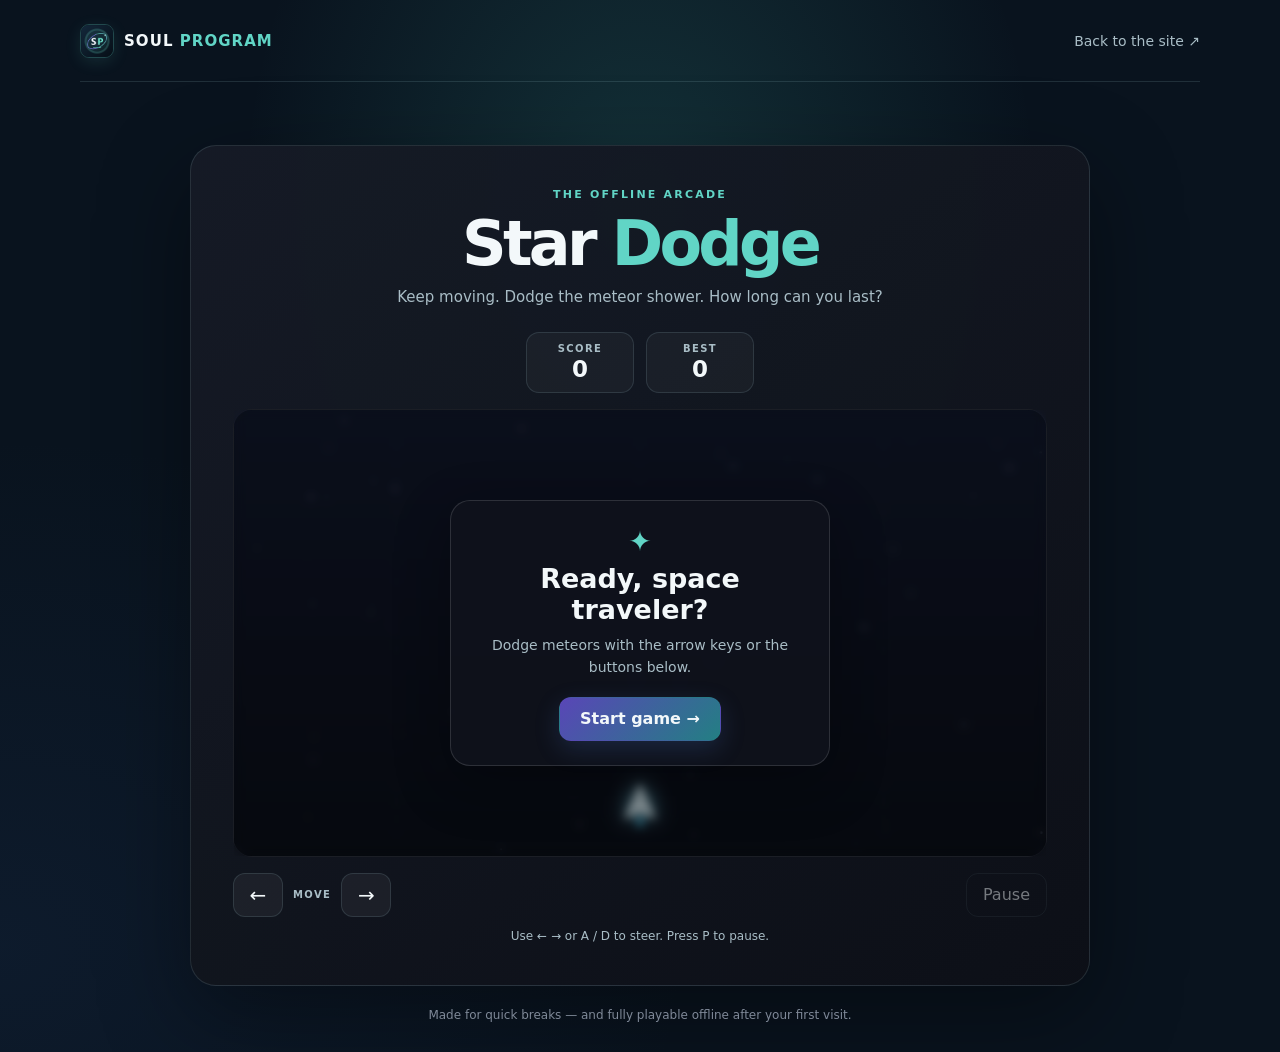
<file: game.html>
<!DOCTYPE html>
<html lang="en">
  <head>
    <meta charset="UTF-8" />
    <meta name="viewport" content="width=device-width, initial-scale=1.0" />
    <meta name="theme-color" content="#09131e" />
    <meta name="apple-mobile-web-app-capable" content="yes" />
    <meta name="apple-mobile-web-app-status-bar-style" content="black-translucent" />
    <meta name="apple-mobile-web-app-title" content="Soul Program" />
    <meta name="description" content="Play Star Dodge, a free offline-ready arcade game from Soul Program." />
    <meta name="referrer" content="strict-origin-when-cross-origin" />
    <meta http-equiv="Content-Security-Policy" content="default-src 'self'; script-src 'self'; style-src 'self'; img-src 'self' data:; font-src 'self'; connect-src 'self'; object-src 'none'; base-uri 'self'; form-action 'none'; frame-src 'none'; worker-src 'self'; upgrade-insecure-requests" />
    <title>Star Dodge | Soul Program</title>
    <link rel="manifest" href="manifest.webmanifest" />
    <link rel="apple-touch-icon" href="assets/images/icons/app-icon-192.png" />
    <link rel="stylesheet" href="assets/css/game.css?v=2" />
    <script src="assets/js/game.js" defer></script>
  </head>
  <body>
    <header class="game-header">
      <a class="brand" href="portfolio.html" aria-label="Soul Program home">
        <img class="brand-mark" src="assets/images/icons/app-icon-192.png" alt="" width="34" height="34" />
        <span>SOUL <strong>PROGRAM</strong></span>
      </a>
      <a class="back-link" href="portfolio.html">Back to the site <span aria-hidden="true">↗</span></a>
    </header>

    <main>
      <section class="game-shell" aria-labelledby="gameTitle">
        <div class="game-intro">
          <p class="eyebrow">THE OFFLINE ARCADE</p>
          <h1 id="gameTitle">Star <span>Dodge</span></h1>
          <p>Keep moving. Dodge the meteor shower. How long can you last?</p>
        </div>

        <div class="scoreboard" aria-label="Game scores">
          <div class="score-card">
            <span class="score-label">SCORE</span>
            <strong id="scoreValue" aria-live="polite">0</strong>
          </div>
          <div class="score-card">
            <span class="score-label">BEST</span>
            <strong id="bestValue">0</strong>
          </div>
        </div>

        <div class="playfield-wrap">
          <canvas id="gameCanvas" aria-label="Star Dodge game. Move between three lanes to avoid meteors.">
            Your browser does not support canvas. Use a recent browser to play Star Dodge.
          </canvas>
          <div class="game-overlay" id="gameOverlay">
            <div class="overlay-card">
              <span class="overlay-icon" id="overlayIcon" aria-hidden="true">✦</span>
              <h2 id="overlayTitle">Ready, space traveler?</h2>
              <p id="overlayMessage">Dodge meteors with the arrow keys or the buttons below.</p>
              <button class="primary-button" id="startButton" type="button">Start game <span aria-hidden="true">→</span></button>
            </div>
          </div>
        </div>

        <div class="game-controls">
          <div class="move-controls" aria-label="Movement controls">
            <button class="move-button" id="leftButton" type="button" aria-label="Move left">←</button>
            <span>MOVE</span>
            <button class="move-button" id="rightButton" type="button" aria-label="Move right">→</button>
          </div>
          <button class="pause-button" id="pauseButton" type="button" aria-pressed="false" disabled>Pause</button>
        </div>
        <p class="game-hint" id="gameHint">Use ← → or A / D to steer. Press P to pause.</p>
        <p class="storage-notice" id="storageNotice" role="status" hidden></p>
      </section>
      <footer>Made for quick breaks — and fully playable offline after your first visit.</footer>
    </main>
  </body>
</html>
</file>
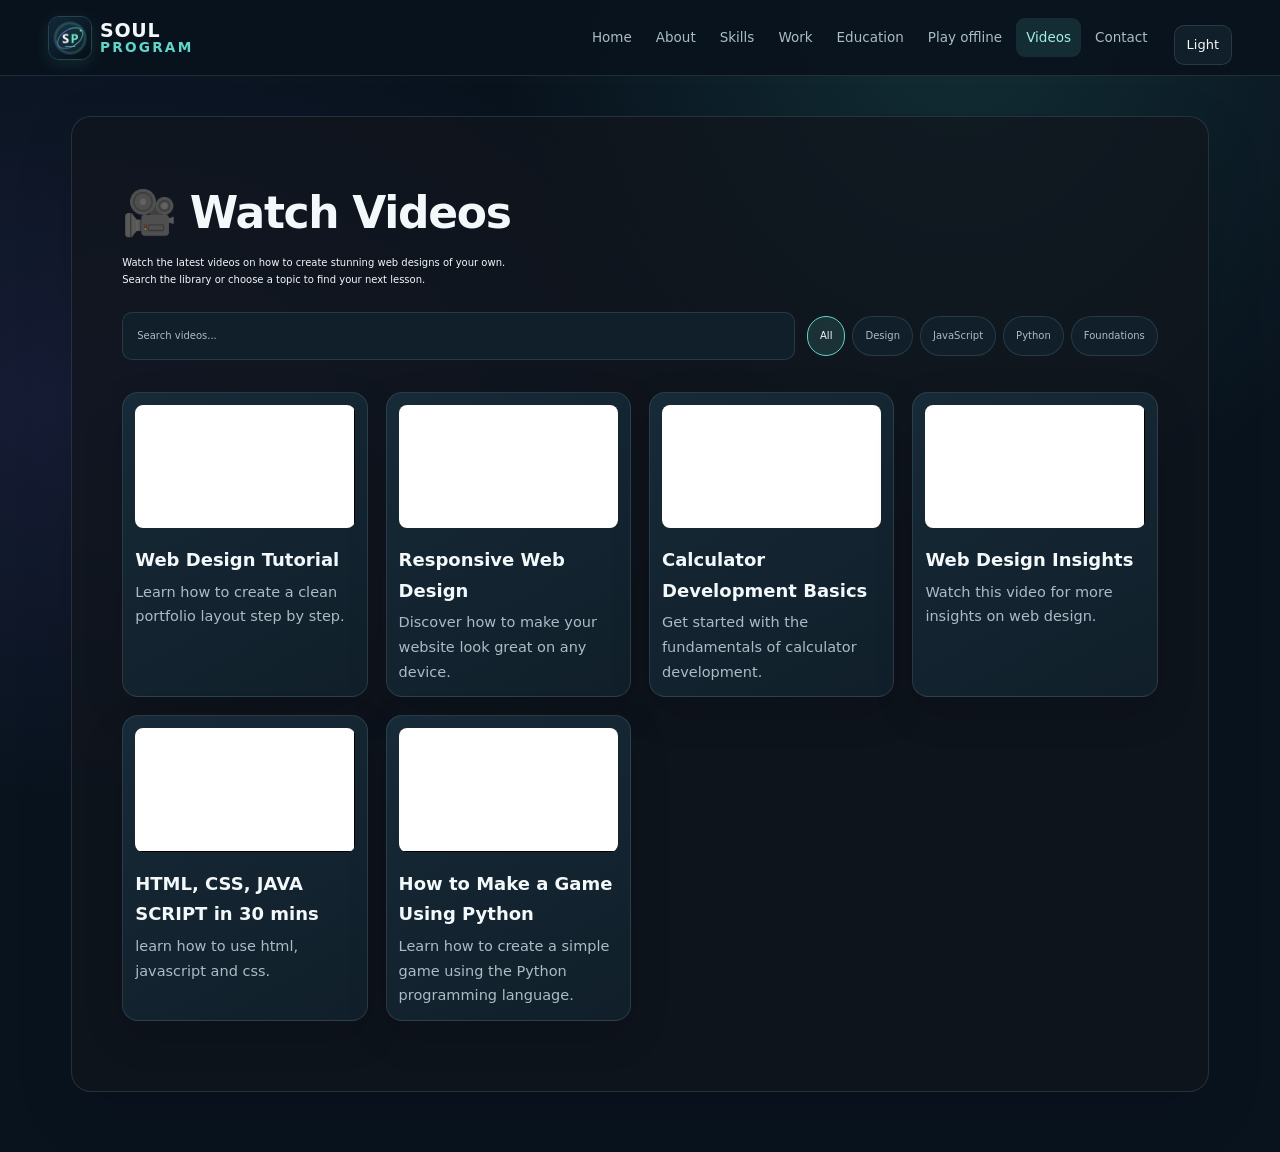
<file: video.html>
<!DOCTYPE html>
<html lang="en">
  <head>
    <meta charset="UTF-8" />
    <meta name="viewport" content="width=device-width, initial-scale=1.0" />
    <meta name="theme-color" content="#09131e" />
    <meta name="apple-mobile-web-app-capable" content="yes" />
    <meta name="apple-mobile-web-app-status-bar-style" content="black-translucent" />
    <meta name="apple-mobile-web-app-title" content="Soul Program" />
    <meta name="description" content="Browse beginner video lessons about web design, JavaScript, Python, and core programming skills." />
    <meta name="referrer" content="strict-origin-when-cross-origin" />
    <meta http-equiv="Content-Security-Policy" content="base-uri 'self'; object-src 'none'; form-action 'self' https://api.web3forms.com; upgrade-insecure-requests" />
    <title>Videos | Soul Program</title>
    <link rel="manifest" href="manifest.webmanifest" />
    <link rel="apple-touch-icon" href="assets/images/icons/app-icon-192.png" />
    <link rel="stylesheet" href="assets/css/style1.css?v=4" />
    <link rel="stylesheet" href="assets/css/style-modern-v9.css" />
  </head>
  <body>
    <header>
      <a href="portfolio.html" class="logo" aria-label="Soul Program home">
        <img src="assets/images/icons/app-icon-192.png" alt="" width="44" height="44" />
        <span class="logo-text">
          <span class="logo-soul">SOUL</span>
          <span class="logo-program">PROGRAM</span>
        </span>
      </a>
      <nav id="primaryNavigation" aria-label="Main navigation">
        <a href="portfolio.html#home">Home</a>
        <a href="portfolio.html#about">About</a>
        <a href="portfolio.html#skill">Skills</a>
        <a href="portfolio.html#work">Work</a>
        <a href="educatio.html">Education</a>
        <a href="game.html">Play offline</a>
        <a href="video.html" class="active">Videos</a>
        <a href="contact.html">Contact</a>
      </nav>
      <button class="menu-toggle" id="menuToggle" type="button" aria-label="Open navigation menu" aria-expanded="false">&#9776;</button>
      <button class="theme-toggle" id="themeToggle" type="button" aria-label="Switch to light theme" title="Switch theme">Light</button>
    </header>

    <main>
      <section class="videos" id="videos">
        <h2><span class="video-icon">🎥</span> Watch Videos</h2>
        <p>Watch the latest videos on how to create stunning web designs of your own.</p>
        <p>Search the library or choose a topic to find your next lesson.</p>

        <div class="video-toolbar">
          <label class="sr-only" for="videoSearch">Search video lessons</label>
          <input class="video-search" id="videoSearch" type="search" placeholder="Search videos..." autocomplete="off" />
          <div class="video-filters" role="group" aria-label="Filter videos by topic">
            <button type="button" data-video-filter="all" aria-pressed="true">All</button>
            <button type="button" data-video-filter="design" aria-pressed="false">Design</button>
            <button type="button" data-video-filter="javascript" aria-pressed="false">JavaScript</button>
            <button type="button" data-video-filter="python" aria-pressed="false">Python</button>
            <button type="button" data-video-filter="foundations" aria-pressed="false">Foundations</button>
          </div>
        </div>

        <div class="video-grid">
          <div class="video-card" data-video-category="design">
            <iframe loading="lazy" src="https://www.youtube.com/embed/SSVihJeDNOg" title="Web design tutorial" allowfullscreen></iframe>
            <h3>Web Design Tutorial</h3>
            <p>Learn how to create a clean portfolio layout step by step.</p>
          </div>

          <div class="video-card" data-video-category="design">
            <iframe loading="lazy" src="https://www.youtube.com/embed/HD13eq_Pmp8?si=uQeevSwRq-s_LMjY" title="Responsive web design tutorial" referrerpolicy="strict-origin-when-cross-origin" allowfullscreen></iframe>
            <h3>Responsive Web Design</h3>
            <p>Discover how to make your website look great on any device.</p>
          </div>

          <div class="video-card" data-video-category="javascript">
            <iframe loading="lazy" src="https://www.youtube.com/embed/1TUV5alvsVY?si=C1nXjNwSG6f2zl4s" title="Calculator development basics" referrerpolicy="strict-origin-when-cross-origin" allowfullscreen></iframe>
            <h3>Calculator Development Basics</h3>
            <p>Get started with the fundamentals of calculator development.</p>
          </div>

          <div class="video-card" data-video-category="design">
            <iframe loading="lazy" src="https://www.youtube.com/embed/zutb5Clb_0Y?si=jY73wtCaYIOyJZMB" title="Web design insights" referrerpolicy="strict-origin-when-cross-origin" allowfullscreen></iframe>
            <h3>Web Design Insights</h3>
            <p>Watch this video for more insights on web design.</p>
          </div>
          <div class="video-card" data-video-category="foundations">
          <iframe loading="lazy" src="https://www.youtube.com/embed/_GTMOmRrqkU?si=49R9ds-OLulztgqT" title="HTML, CSS, and JavaScript crash course" referrerpolicy="strict-origin-when-cross-origin" allowfullscreen></iframe>
           <h3>HTML, CSS, JAVA SCRIPT in 30 mins</h3>
            <p>learn how to use html, javascript and css.</p>
          </div>
          <div class="video-card" data-video-category="python">
            <iframe loading="lazy" src="https://www.youtube.com/embed/waY3LfJhQLY" title="How to make a game using Python" referrerpolicy="strict-origin-when-cross-origin" allowfullscreen></iframe>
            <h3>How to Make a Game Using Python</h3>
            <p>Learn how to create a simple game using the Python programming language.</p>
          </div>
        </div>
        <p class="video-empty-state" id="videoEmptyState" role="status" hidden>No videos match that search. Try another topic or keyword.</p>
      </section>
    </main>
    <script src="assets/js/jss-v10.js"></script>
    <script src="https://cdn.botpress.cloud/webchat/v5.0/inject.js"></script>
    <script>
      window.botpress.init({
        configUrl: "https://files.bpcontent.cloud/2026/08/26/03/20260826033612-725IQ3IF.json",
        botId: "80adf627-a14d-4c8a-9e0d-5f6ba5fd41c6",
        clientId: "f9e21cb6-f1f2-499e-b970-f26f0a12c942"
      });
    </script>
  </body>
</html>
</file>
<file: assets/css/style1.css>
* {
  margin: 0;
  padding: 0;
  box-sizing: border-box;
}

html {
  font-size: 62.5%;
  scroll-behavior: smooth;
}

html.large-type {
  font-size: 70%;
}

body {
  width: 100%;
  min-height: 100vh;
  overflow-x: hidden;
  background:
    radial-gradient(circle at top, rgba(183, 75, 75, 0.18), transparent 42%),
    radial-gradient(circle at bottom right, rgba(214, 102, 102, 0.12), transparent 28%),
    linear-gradient(180deg, #17171a 0%, #09090b 38%, #040406 100%);
  color: #f5f5f5;
  font-family: Arial, Helvetica, sans-serif;
  line-height: 1.7;
}

a {
  color: inherit;
  text-decoration: none;
}

header {
  position: fixed;
  top: 0;
  left: 0;
  width: 100%;
  padding: 1.5rem 9%;
  background: rgba(0, 0, 0, 0.75);
  backdrop-filter: blur(10px);
  display: flex;
  justify-content: space-between;
  align-items: center;
  z-index: 100;
}

.logo {
  font-size: 3rem;
  color: #fff;
  font-weight: 800;
  text-decoration: none;
  letter-spacing: 0.1rem;
}

.logo-soul {
  color: #fff;
}

.logo-program {
  color: #b74b4b;
}

nav {
  display: flex;
  gap: 2rem;
  align-items: center;
}

nav a {
  font-size: 1.6rem;
  color: #f5f5f5;
  text-decoration: none;
  font-weight: 500;
  transition: 0.3s ease;
}

nav a:hover,
nav a.active {
  color: #b74b4b;
}

.theme-toggle {
  padding: 0.7rem 1rem;
  background: transparent;
  color: #f5f5f5;
  border: 1px solid rgba(255, 255, 255, 0.35);
  border-radius: 0.6rem;
  cursor: pointer;
  font: inherit;
  font-size: 1.3rem;
}

.theme-toggle:hover {
  border-color: #d66666;
  color: #d66666;
}

.menu-toggle {
  display: none;
  padding: 0.7rem 1rem;
  background: transparent;
  color: #f5f5f5;
  border: 1px solid rgba(255, 255, 255, 0.35);
  border-radius: 0.6rem;
  cursor: pointer;
  font: inherit;
  font-size: 1.3rem;
}

main {
  padding-top: 8rem;
}

@media (min-width: 701px) {
  header {
    width: 24rem;
    min-height: 100vh;
    padding: 2.5rem 2rem;
    flex-direction: column;
    justify-content: flex-start;
    gap: 2.5rem;
  }

  header > img {
    width: 13rem;
    height: auto;
  }

  header .logo {
    font-size: 2.2rem;
  }

  nav {
    width: 100%;
    flex-direction: column;
    align-items: stretch;
    gap: 0.4rem;
  }

  nav a {
    padding: 1rem 1.2rem;
    border-left: 2px solid transparent;
  }

  nav a:hover,
  nav a.active {
    border-left-color: #b74b4b;
    background: rgba(183, 75, 75, 0.12);
  }

  .theme-toggle {
    margin-top: auto;
  }

  main {
    margin-left: 24rem;
    padding-top: 2rem;
  }

  section {
    padding-left: 7%;
    padding-right: 7%;
  }
}

section {
  min-height: 100vh;
  padding: 6rem 9%;
  display: flex;
  justify-content: center;
  flex-direction: column;
}

.home {
  display: grid;
  grid-template-columns: 1fr 1.2fr;
  gap: 6rem;
  align-items: center;
}

.education-page {
  display: flex;
  flex-direction: column;
  align-items: center;
  gap: 2.5rem;
  text-align: center;
}

.education-page .home-img {
  width: 100%;
  display: flex;
  justify-content: center;
}

.education-page .home-content {
  width: 100%;
  max-width: 900px;
  text-align: left;
}

.lesson-nav {
  display: flex;
  flex-wrap: wrap;
  gap: 0.8rem;
  margin-bottom: 2.4rem;
  padding: 0.8rem;
  background: #111114;
  border: 1px solid rgba(255, 255, 255, 0.1);
  border-radius: 0.9rem;
}

.lesson-nav a {
  padding: 0.9rem 1.3rem;
  border-radius: 0.6rem;
  color: #dedee2;
  font-size: 1.5rem;
  font-weight: 700;
}

.lesson-nav a:first-child {
  background: #b74b4b;
  color: #fff;
}

.lesson-nav a:hover,
.lesson-nav a:focus-visible {
  color: #fff;
  outline: 2px solid #e4a7a7;
  outline-offset: 2px;
}

.education-page .home-content p {
  font-size: 2.1rem;
  font-weight: 400;
  line-height: 1.75;
}

.lesson-image {
  width: 100%;
  margin: 2rem 0;
  padding: 1.2rem;
  background: rgba(10, 10, 12, 0.72);
  border: 1px solid rgba(214, 102, 102, 0.35);
  border-radius: 1rem;
}

.lesson-image img {
  display: block;
  width: 100%;
  height: auto;
  border-radius: 0.6rem;
}

.lesson-image figcaption {
  margin-top: 0.9rem;
  color: #cfcfd4;
  font-size: 1.5rem;
  line-height: 1.5;
}

.lesson-check {
  margin: 2.5rem 0;
  padding: 2rem;
  background: rgba(10, 10, 12, 0.72);
  border-left: 4px solid #b74b4b;
  border-radius: 0.8rem;
}

.lesson-check h3 {
  margin: 0 0 1.5rem;
  color: #f1c0c0;
  font-size: 2.2rem;
}

.lesson-check fieldset {
  display: grid;
  gap: 0.8rem;
  border: 0;
}

.lesson-check legend {
  margin-bottom: 1rem;
  color: #fff;
  font-size: 1.8rem;
  font-weight: 700;
}

.lesson-check label {
  display: flex;
  align-items: center;
  gap: 1rem;
  padding: 0.9rem 1rem;
  background: rgba(255, 255, 255, 0.04);
  border: 1px solid rgba(255, 255, 255, 0.12);
  border-radius: 0.6rem;
  color: #dedee2;
  font-size: 1.6rem;
  cursor: pointer;
}

.lesson-check input[type="radio"] {
  width: 1.8rem;
  height: 1.8rem;
  flex: 0 0 auto;
  accent-color: #d66666;
}

.quiz-submit {
  margin-top: 1.4rem;
  padding: 0.9rem 1.4rem;
  background: #b74b4b;
  border: 0;
  border-radius: 0.6rem;
  color: #fff;
  font: inherit;
  font-size: 1.5rem;
  font-weight: 700;
  cursor: pointer;
}

.quiz-feedback {
  min-height: 0;
  margin: 1rem 0 0;
  font-size: 1.6rem !important;
}

.quiz-feedback:empty {
  display: none;
}

.quiz-feedback.is-correct {
  color: #9fe0ad !important;
}

.quiz-feedback.is-incorrect {
  color: #f1c0c0 !important;
}

.lesson-step-nav {
  display: flex;
  flex-wrap: wrap;
  align-items: center;
  justify-content: space-between;
  gap: 1rem;
  margin: 1.4rem 0 3.2rem;
  padding: 1.2rem 0;
  border-bottom: 1px solid rgba(255, 255, 255, 0.16);
}

.lesson-step-nav span {
  color: #b9b9bd;
  font-size: 1.4rem;
}

.lesson-step-nav a {
  color: #f1c0c0;
  font-size: 1.5rem;
  font-weight: 700;
}

.lesson-step-nav a:hover,
.lesson-step-nav a:focus-visible {
  color: #fff;
}

.education-page #html,
.education-page #css,
.education-page #javascript,
.education-page #advanced {
  scroll-margin-top: 10rem;
}

.education-page .home-content > h2 {
  margin: 2.6rem 0 1rem;
  font-size: 3rem;
  line-height: 1.3;
}

.education-page .home-content li {
  font-size: 1.8rem;
  line-height: 1.7;
}

.education-page .home-content th,
.education-page .home-content td {
  font-size: 1.7rem;
}

.lesson-table-scroll {
  max-width: 100%;
  overflow-x: auto;
  overscroll-behavior-x: contain;
}

.lesson-table-scroll table {
  min-width: 54rem;
}

.level-label {
  margin: 1.4rem 0 0.8rem;
  color: #e4a7a7;
  font-size: 1.35rem !important;
  font-weight: 700 !important;
  letter-spacing: 0.12rem;
  text-transform: uppercase;
}

.advanced-lessons {
  min-height: auto;
  margin: 4rem 0;
  padding: 3rem;
  display: block;
  background: rgba(10, 10, 12, 0.72);
  border: 1px solid rgba(214, 102, 102, 0.38);
  border-radius: 1.2rem;
  text-align: left;
}

.advanced-lessons > h2 {
  margin-bottom: 0.8rem;
  font-size: 3.2rem;
}

.advanced-grid {
  display: grid;
  grid-template-columns: repeat(3, minmax(0, 1fr));
  gap: 1.4rem;
  margin-top: 2.4rem;
}

.advanced-topic {
  min-width: 0;
  padding: 1.8rem;
  background: #17171a;
  border: 1px solid rgba(255, 255, 255, 0.1);
  border-radius: 0.8rem;
}

.advanced-topic h3 {
  margin: 0.7rem 0 1.2rem;
  color: #fff;
  font-size: 2.4rem;
  line-height: 1.35;
}

.advanced-topic p {
  margin: 1rem 0;
  color: #d8d8d8;
}

.advanced-topic .lesson-tag {
  margin-top: 0;
  color: #e4a7a7;
  font-size: 1.3rem;
  font-weight: 700;
  letter-spacing: 0.08rem;
}

.education-page .home-content .advanced-topic .lesson-tag {
  font-size: 1.4rem;
}

.lesson-code {
  max-width: 100%;
  margin: 1.4rem 0;
  padding: 1.4rem;
  overflow-x: auto;
  background: #09090b;
  border: 1px solid rgba(255, 255, 255, 0.1);
  border-radius: 0.6rem;
  color: #f0caca;
  font-family: Consolas, "Courier New", monospace;
  font-size: 1.6rem;
  line-height: 1.65;
  white-space: pre;
}

.advanced-topic .lesson-note {
  color: #b9b9bd;
  font-size: 1.45rem;
}

.interactive-playground {
  min-height: auto;
  margin: 4rem 0;
  padding: 2.8rem;
  display: block;
  background: #111114;
  border: 1px solid rgba(214, 102, 102, 0.42);
  border-radius: 1.2rem;
  text-align: left;
}

.interactive-playground > h2 {
  margin: 0 0 0.8rem;
  font-size: 3rem;
}

.interactive-playground > p:not(.level-label):not(.playground-status) {
  margin: 0;
  color: #d8d8d8;
}

.playground-layout {
  display: grid;
  grid-template-columns: minmax(0, 1fr) minmax(0, 1fr);
  gap: 2rem;
  margin-top: 2rem;
}

.playground-editors {
  display: grid;
  gap: 1.2rem;
  align-content: start;
}

.playground-field {
  display: grid;
  gap: 0.6rem;
}

.playground-field label,
.playground-result h3 {
  color: #f1c0c0;
  font-size: 1.5rem;
  font-weight: 700;
}

.playground-field textarea {
  width: 100%;
  min-height: 10rem;
  padding: 1.2rem;
  resize: vertical;
  background: #09090b;
  border: 1px solid #48484e;
  border-radius: 0.6rem;
  color: #f5f5f5;
  font: 1.4rem/1.6 Consolas, "Courier New", monospace;
  tab-size: 2;
}

.playground-field textarea:focus {
  border-color: #d66666;
  outline: 2px solid rgba(214, 102, 102, 0.25);
}

.playground-run {
  min-height: 4.6rem;
  padding: 1rem 1.5rem;
  background: #b74b4b;
  border: 0;
  border-radius: 0.6rem;
  color: #fff;
  font: inherit;
  font-size: 1.5rem;
  font-weight: 700;
  cursor: pointer;
}

.playground-run:hover,
.playground-run:focus-visible {
  background: #d66666;
}

.playground-result {
  min-width: 0;
  display: flex;
  flex-direction: column;
}

.playground-result h3 {
  margin: 0 0 0.8rem;
}

.playground-result iframe {
  width: 100%;
  min-height: 44rem;
  flex: 1;
  background: #fff;
  border: 1px solid #48484e;
  border-radius: 0.6rem;
}

.playground-status {
  margin: 1.2rem 0 0;
  color: #cfcfd4;
  font-size: 1.4rem !important;
}

@media (max-width: 1000px) {
  .advanced-grid {
    grid-template-columns: 1fr;
  }

  .playground-layout {
    grid-template-columns: 1fr;
  }

  .playground-result iframe {
    min-height: 32rem;
  }
}

@media (max-width: 700px) {
  .advanced-lessons {
    padding: 2rem;
  }

  .advanced-lessons > h2 {
    font-size: 2.8rem;
  }

  .interactive-playground {
    padding: 2rem;
  }
}

.home-content h1 {
  font-size: 5.5rem;
  font-weight: 700;
  line-height: 1.2;
  margin-bottom: 1.2rem;
}

.home-content h3 {
  font-size: 2.4rem;
  color: #e4a7a7;
  margin-bottom: 1.5rem;
}

.home-content p,
.about p,
.experience p,
.education p,
.contact p {
  font-size: 1.8rem;
  line-height: 1.8;
  color: #d8d8d8;
}

span {
  color: #b74b4b;
}

.home-content h1,
.home-content h3,
.home-content p,
.education h2,
.education p,
.education span {
  font-weight: 700;
}

.home-content h1,
.education h2 {
  font-size: 5.5rem;
}

.home-content h3 {
  font-size: 2.4rem;
}

.home-content p,
.education p,
.education span {
  font-size: 2rem;
}

.home-img img {
  width: 100%;
  max-width: 420px;
  border-radius: 2rem;
  border: 2px solid #b74b4b;
  box-shadow: 0 0 25px rgba(183, 75, 75, 0.25);
}

.social-links {
  display: flex;
  gap: 1.2rem;
  margin: 2rem 0;
}

.social-links a {
  display: inline-flex;
  justify-content: center;
  align-items: center;
  width: 4.2rem;
  height: 4.2rem;
  background: transparent;
  border: 0.2rem solid #b74b4b;
  border-radius: 50%;
  color: #f5f5f5;
  text-decoration: none;
  font-size: 2rem;
  transition: 0.3s ease;
}

.social-links a:hover {
  background: #b74b4b;
  color: #111;
  transform: translateY(-3px);
}

.contact-btn {
  display: inline-block;
  padding: 1.2rem 2.6rem;
  background: #b74b4b;
  color: #fff;
  text-decoration: none;
  border-radius: 0.8rem;
  font-size: 1.7rem;
  font-weight: 700;
  transition: 0.3s ease;
}

.contact-btn:hover {
  background: #d66666;
  transform: scale(1.03);
}

.about,
.skill,
.videos,
.education,
.contact,
.work {
  background: rgba(255, 255, 255, 0.03);
  border-radius: 2rem;
  margin: 2rem 0;
}

.about h2,
.skill h2,
.videos h2,
.education h2,
.contact h2,
.work h2 {
  font-size: 3.5rem;
  margin-bottom: 1.4rem;
}

.section-heading {
  max-width: 700px;
}

.section-heading > p:last-child {
  max-width: 620px;
}

.eyebrow {
  margin-bottom: 0.8rem;
  color: #d66666;
  font-size: 1.3rem;
  font-weight: 700;
  letter-spacing: 0.18rem;
  text-transform: uppercase;
}

.project-grid {
  display: grid;
  grid-template-columns: repeat(3, 1fr);
  gap: 1.6rem;
  margin-top: 3rem;
}

.project-card {
  min-height: 260px;
  padding: 2.2rem;
  background: #191919;
  border: 1px solid rgba(183, 75, 75, 0.6);
  border-radius: 1rem;
  transition: transform 0.3s ease, border-color 0.3s ease;
}

.project-card:hover {
  border-color: #d66666;
  transform: translateY(-0.5rem);
}

.featured-project {
  background: linear-gradient(145deg, #321c1c, #191919);
  border-color: #d66666;
}

.project-number {
  color: #d66666;
  font-size: 1.3rem;
  font-weight: 700;
}

.project-card h3 {
  margin: 3rem 0 1rem;
  font-size: 2.2rem;
}

.project-card p {
  min-height: 7rem;
  color: #cfcfcf;
  font-size: 1.5rem;
  line-height: 1.7;
}

.resource-card {
  display: flex;
  flex-direction: column;
}

.resource-card h3 {
  margin-top: 1.8rem;
}

.resource-card p {
  min-height: 0;
}

.resource-link {
  display: inline-block;
  margin-top: auto;
  padding-top: 1.6rem;
  color: #f08a8a;
  font-size: 1.5rem;
  font-weight: 700;
}

.resource-link:hover,
.resource-link:focus-visible {
  color: #fff;
}

.resource-link:focus-visible {
  outline: 2px solid #e4a7a7;
  outline-offset: 3px;
}

.resource-actions {
  display: flex;
  flex-direction: column;
  align-items: flex-start;
  margin-top: auto;
}

.resource-actions .resource-link {
  margin-top: 0;
}

.resource-actions .secondary-resource-link {
  padding-top: 0.8rem;
  color: #cfcfcf;
  font-size: 1.35rem;
}

.project-tags {
  display: flex;
  flex-wrap: wrap;
  gap: 0.7rem;
  margin-top: 1.5rem;
}

.project-tags span {
  padding: 0.5rem 0.8rem;
  background: rgba(255, 255, 255, 0.08);
  border-radius: 0.4rem;
  color: #f1c0c0;
  font-size: 1.2rem;
}

.impact-row {
  display: flex;
  gap: 5rem;
  margin-top: 3rem;
}

.impact-row div {
  display: flex;
  flex-direction: column;
  gap: 0.4rem;
}

.impact-row strong {
  color: #d66666;
  font-size: 2.8rem;
}

.impact-row span {
  color: #cfcfcf;
  font-size: 1.3rem;
}

.reveal {
  opacity: 0;
  transform: translateY(2rem);
  transition: opacity 0.7s ease, transform 0.7s ease;
}

.reveal.visible {
  opacity: 1;
  transform: translateY(0);
}

.video-grid {
  display: grid;
  grid-template-columns: repeat(auto-fit, minmax(240px, 1fr));
  gap: 2rem;
  margin-top: 2rem;
}

.video-card {
  background: #1b1b1b;
  border: 1px solid #b74b4b;
  border-radius: 1.2rem;
  padding: 1.2rem;
}

.video-card iframe {
  width: 100%;
  height: 200px;
  border: none;
  border-radius: 0.8rem;
}

.video-card h3 {
  font-size: 1.9rem;
  margin: 1rem 0 0.6rem;
}

.video-card p {
  font-size: 1.5rem;
  color: #cfcfcf;
}

.home-content table {
  width: 100%;
  border-collapse: collapse;
  margin-top: 1.5rem;
  font-size: 1.8rem;
  background: rgba(255, 255, 255, 0.04);
  border: 1px solid #b74b4b;
  border-radius: 1rem;
  overflow: hidden;
}

.home-content th,
.home-content td {
  padding: 1.2rem 1.4rem;
  border-bottom: 1px solid rgba(183, 75, 75, 0.3);
  text-align: left;
  vertical-align: top;
}

.home-content th {
  background: rgba(183, 75, 75, 0.2);
  color: #fff;
  font-size: 1.9rem;
}

.home-content td {
  color: #d8d8d8;
}

.home-content tr:last-child td {
  border-bottom: none;
}

.skill-list {
  display: flex;
  flex-wrap: wrap;
  gap: 1.5rem;
  margin-top: 2rem;
}

.skill-item {
  padding: 1.2rem 1.8rem;
  background: #1e1e1e;
  border: 1px solid #b74b4b;
  border-radius: 999px;
  font-size: 1.6rem;
  color: #f5f5f5;
}

.skill-notes {
  width: 100%;
  margin-top: 3rem;
  padding-top: 2rem;
  border-top: 1px solid rgba(255, 255, 255, 0.18);
}

.skill-notes h3 {
  margin-bottom: 1.4rem;
  color: #f1c0c0;
  font-size: 2.4rem;
}

.skill-notes ul {
  display: grid;
  grid-template-columns: repeat(2, minmax(0, 1fr));
  gap: 1.2rem 2rem;
  list-style: none;
}

.skill-notes li {
  padding: 1rem 1.4rem;
  border-left: 3px solid #b74b4b;
  color: #dedee2;
  font-size: 1.7rem;
  line-height: 1.6;
}

.skill-notes strong {
  color: #fff;
}

@media (max-width: 700px) {
  .skill-notes ul {
    grid-template-columns: 1fr;
  }

}

.contact-form {
  max-width: 650px;
  width: 100%;
  margin-top: 2rem;
  padding: 3rem;
  background: #1a1a1a;
  border: 2px solid #b74b4b;
  border-radius: 1.2rem;
  box-shadow: 0 0 25px rgba(183, 75, 75, 0.2);
}

.contact-form input,
.contact-form textarea {
  width: 100%;
  padding: 1.2rem;
  margin: 1rem 0;
  background: #2a2a2a;
  color: #fff;
  border: 1px solid #b74b4b;
  border-radius: 0.7rem;
  font-size: 1.6rem;
  font-family: inherit;
}

.contact-form input:focus,
.contact-form textarea:focus {
  outline: none;
  border-color: #d66666;
}

.contact-form button {
  width: 100%;
  padding: 1.2rem;
  margin-top: 1rem;
  background: #b74b4b;
  color: #fff;
  border: none;
  border-radius: 0.7rem;
  font-size: 1.7rem;
  font-weight: 700;
  cursor: pointer;
}

.contact-form button:hover {
  background: #d66666;
}

.contact-form button:disabled {
  opacity: 0.65;
  cursor: wait;
}

.contact-form .hidden {
  display: none;
}

main > .contact {
  align-items: center;
  text-align: center;
}

main > .contact > p,
main > .contact > .contact-form {
  width: min(100%, 65rem);
}

.login-page {
  align-items: center;
}

.login-panel {
  width: min(100%, 48rem);
  padding: 3.5rem;
  background: #1a1a1a;
  border: 1px solid #b74b4b;
  border-radius: 1.2rem;
  box-shadow: 0 0 25px rgba(183, 75, 75, 0.2);
}

.login-panel h1 {
  margin-bottom: 1rem;
  font-size: 4.2rem;
}

.login-panel > p:not(.eyebrow):not(.login-note) {
  color: #d8d8d8;
  font-size: 1.6rem;
  line-height: 1.6;
}

.login-form {
  display: flex;
  flex-direction: column;
  gap: 0.8rem;
  margin-top: 2.5rem;
}

.login-form label {
  margin-top: 0.8rem;
  color: #f5f5f5;
  font-size: 1.4rem;
  font-weight: 700;
}

.login-form input {
  width: 100%;
  padding: 1.2rem;
  background: #2a2a2a;
  color: #fff;
  border: 1px solid #b74b4b;
  border-radius: 0.7rem;
  font: inherit;
  font-size: 1.6rem;
}

.login-form input:focus {
  outline: none;
  border-color: #d66666;
}

.login-form button {
  margin-top: 1.5rem;
  padding: 1.2rem;
  background: #b74b4b;
  color: #fff;
  border: 0;
  border-radius: 0.7rem;
  cursor: pointer;
  font: inherit;
  font-size: 1.6rem;
  font-weight: 700;
}

.login-form button:hover {
  background: #d66666;
}

.login-note {
  margin-top: 1.5rem;
  color: #e4a7a7;
  font-size: 1.3rem;
  line-height: 1.5;
}

.previous-btn {
  display: inline-block;
  margin-top: 1rem;
  padding: 1rem rem;
  color: #b74b4b;
  text-decoration: none;
  border: 2px solid #b74b4b;
  border-radius: 0.7rem;
  font-size: 1.6rem;
  font-weight: 400;
  box-shadow: inset 0 0 0 0 #b74b4b;
}

.previous-btn:hover {
  background: #b74b4b;
  color: #fff;
  box-shadow: inset 0 0 0 2px #b74b4b;
}

@media (max-width: 900px) {
  .home {
    grid-template-columns: 1fr;
    text-align: center;
  }

  .home-img {
    order: -1;
  }

  .social-links {
    justify-content: center;
  }
}

@media (max-width: 700px) {
  header {
    width: 100%;
    min-height: 0;
    padding: 1rem 5%;
    flex-wrap: wrap;
    gap: 0.6rem 1rem;
  }

  header > img {
    width: 8rem;
    height: auto;
  }

  header .logo {
    font-size: 2rem;
  }

  .menu-toggle {
    display: block;
    margin-left: auto;
  }

  nav {
    position: fixed;
    top: 0;
    left: 0;
    z-index: 250;
    width: min(28rem, 82vw);
    height: 100vh;
    padding: 8rem 2rem 2rem;
    display: flex;
    align-items: stretch;
    flex-direction: column;
    gap: 0.4rem;
    background: #151515;
    box-shadow: 0 0 3rem rgba(0, 0, 0, 0.5);
    transform: translateX(-105%);
    transition: transform 0.3s ease;
  }

  nav.open {
    transform: translateX(0);
  }

  nav a {
    padding: 1rem 1.2rem;
    border-left: 2px solid transparent;
  }

  nav a:hover,
  nav a.active {
    border-left-color: #b74b4b;
    background: rgba(183, 75, 75, 0.12);
  }

  nav:not(.open) {
    display: flex;
  }

  nav a {
    font-size: 1.4rem;
  }

  main {
    padding-top: 12rem;
  }

  section {
    min-height: auto;
    padding: 4rem 5%;
    margin: 1rem 0;
    border-radius: 1.2rem;
  }

  .home {
    gap: 3rem;
  }

  .home-img img {
    max-width: 28rem;
  }

  .home-content h1 {
    font-size: 3.6rem;
  }

  .home-content h3 {
    font-size: 2rem;
  }

  .home-content p,
  .about p,
  .experience p,
  .education p,
  .contact p {
    font-size: 1.6rem;
    line-height: 1.7;
  }

  .home-content h1,
  .education h2 {
    font-size: 3.6rem;
  }

  .about h2,
  .skill h2,
  .videos h2,
  .education h2,
  .contact h2,
  .work h2 {
    font-size: 2.8rem;
  }

  .project-grid {
    grid-template-columns: 1fr;
    margin-top: 2rem;
  }

  .project-card {
    min-height: auto;
  }

  .project-card h3 {
    margin-top: 2rem;
  }

  .project-card p {
    min-height: auto;
  }

  .impact-row {
    justify-content: space-between;
    gap: 1rem;
  }

  .video-card iframe {
    height: 18rem;
  }

  .contact-form {
    padding: 1.5rem;
  }

  .login-panel {
    padding: 2rem;
  }

  .login-panel h1 {
    font-size: 3.4rem;
  }
}
main.account-page {
  min-height: calc(100vh - 2rem);
  display: flex;
  align-items: center;
  justify-content: center;
}

main > .login-panel {
  width: min(100% - 4rem, 88rem);
  min-height: auto;
  margin: 0 auto;
  padding: 0;
  display: grid;
  grid-template-columns: minmax(0, 1.1fr) minmax(0, 0.9fr);
  align-items: stretch;
  background: #f4f6f4;
  border: 0;
  border-radius: 1.6rem;
  box-shadow: 0 2.4rem 6rem rgba(0, 0, 0, 0.42);
  overflow: hidden;
}

.login-panel form {
  width: 100%;
}

.login-panel form.hidden {
  display: none;
}

.login-panel h1 {
  margin-bottom: 0.4rem;
  font-size: 3.6rem;
  line-height: 1.2;
}

.login-intro {
  margin: 0;
  color: #b9b9bd;
  font-size: 1.5rem;
}

.login-form {
  gap: 0.7rem;
  margin-top: 2rem;
}

.login-form label {
  margin-top: 0.8rem;
  font-size: 1.35rem;
}

.login-form input {
  min-height: 4.8rem;
  padding: 1.2rem 1.4rem;
  background: #111114;
  border-color: #46464c;
  border-radius: 0.8rem;
}

.login-form input:focus {
  border-color: #d66666;
  box-shadow: 0 0 0 3px rgba(214, 102, 102, 0.16);
}

.login-form button {
  min-height: 4.8rem;
  border-radius: 0.8rem;
  box-shadow: 0 0.8rem 2rem rgba(183, 75, 75, 0.22);
}

.login-note {
  text-align: center;
}

.account-notice {
  text-align: left;
}

.account-brand-panel {
  min-width: 0;
  padding: 3.6rem;
  display: flex;
  flex-direction: column;
  justify-content: center;
  background: #842f36;
  color: #fff;
}

.account-brand-panel .eyebrow {
  margin-bottom: 1.8rem;
  color: #ffd9dc;
}

.account-brand-panel h1 {
  max-width: 42rem;
  margin: 0 0 1.4rem;
  color: #fff;
  font-size: 4.4rem;
  line-height: 1.12;
}

.account-brand-panel > p:not(.eyebrow) {
  max-width: 44rem;
  margin: 0;
  color: #f7e8e9;
  font-size: 1.7rem;
  line-height: 1.6;
}

.account-brand-art {
  margin: 3rem 0 0;
}

.account-brand-art img {
  display: block;
  width: 100%;
  height: auto;
  border-radius: 0.8rem;
}

.account-brand-art figcaption {
  margin-top: 0.8rem;
  color: #ffd9dc;
  font-size: 1.2rem;
  font-weight: 700;
  letter-spacing: 0.1rem;
}

.account-access-panel {
  min-width: 0;
  padding: 4rem;
  display: flex;
  flex-direction: column;
  justify-content: center;
  align-items: stretch;
  background: #f4f6f4;
  color: #202321;
}

.account-access-panel .eyebrow {
  margin-bottom: 1.2rem;
  color: #9b3d43;
}

.account-access-panel h2 {
  margin: 0 0 1rem;
  color: #202321;
  font-size: 3.2rem;
  line-height: 1.2;
}

.account-access-panel .login-intro {
  max-width: 38rem;
  margin: 0;
  color: #515a55;
  font-size: 1.7rem;
  line-height: 1.6;
}

.account-actions {
  display: flex;
  flex-wrap: wrap;
  justify-content: flex-start;
  align-items: center;
  gap: 1.4rem;
  margin-top: 2.2rem;
}

.account-actions[hidden] {
  display: none;
}

.account-contact-link {
  color: #842f36;
  font-size: 1.5rem;
  font-weight: 700;
}

.auth-forms {
  width: 100%;
  max-width: 38rem;
  margin: 2rem auto 0;
  text-align: left;
}

.auth-forms.hidden {
  display: none;
}

.auth-forms .login-note {
  color: #515a55;
  text-align: left;
}

.account-access-panel .login-form label {
  color: #202321;
}

.account-access-panel .login-form input {
  background: #fff;
  border-color: #b8bfba;
  color: #202321;
}

.account-access-panel .auth-status {
  color: #842f36;
}

.auth-status:empty {
  display: none;
}

@media (max-width: 700px) {
  main.account-page {
    min-height: calc(100vh - 8rem);
  }

  main > .login-panel {
    grid-template-columns: 1fr;
  }

  .account-brand-panel,
  .account-access-panel {
    padding: 2.6rem;
  }

  .account-brand-panel h1 {
    font-size: 3.6rem;
  }

  .account-brand-art {
    margin-top: 2rem;
  }

  .account-access-panel h2 {
    font-size: 2.8rem;
  }
}

main.account-page > .login-panel.account-notice {
  width: min(100% - 4rem, 48rem);
  min-height: auto;
  padding: 3.4rem;
  display: flex;
  flex-direction: column;
  justify-content: center;
  background: #fafafa;
  border: 1px solid rgba(255, 255, 255, 0.65);
  border-top: 5px solid #b74b4b;
  border-radius: 1.2rem;
  box-shadow: 0 2.4rem 6rem rgba(0, 0, 0, 0.38);
  text-align: left;
}

main.account-page > .login-panel.account-notice h1 {
  margin-bottom: 1rem;
  color: #191a1c;
  font-size: 3.8rem;
}

.account-notice .eyebrow {
  color: #9d3e42;
}

.account-notice .login-intro {
  color: #54575b;
  font-size: 1.6rem;
  line-height: 1.6;
}

.account-notice .auth-setup {
  margin: 0.3rem 0 1rem;
  padding: 1rem 1.2rem;
  background: #f8eeee;
  border-left: 3px solid #b74b4b;
  border-radius: 0.4rem;
}

.account-notice .auth-forms {
  max-width: none;
  margin: 0;
}

.account-notice .login-form {
  gap: 1.2rem;
  margin-top: 0.8rem;
}

.account-notice .form-field {
  display: flex;
  flex-direction: column;
  gap: 0.6rem;
}

.account-notice .login-form label {
  margin: 0;
  color: #242629;
  font-size: 1.45rem;
}

.account-notice .login-form input {
  min-height: 4.8rem;
  padding: 1.2rem 1.4rem;
  background: #fff;
  border: 1px solid #c8cbd0;
  border-radius: 0.7rem;
  color: #202124;
  font-size: 1.6rem;
}

.account-notice .login-form input::placeholder {
  color: #777d83;
}

.account-notice .login-form input:focus {
  border-color: #b74b4b;
  box-shadow: 0 0 0 3px rgba(183, 75, 75, 0.16);
  outline: none;
}

.account-notice .login-form input:disabled {
  background: #f0f1f2;
  color: #61666c;
  opacity: 1;
}

.account-notice .login-form button {
  min-height: 4.8rem;
  margin-top: 0.3rem;
  border-radius: 0.7rem;
  font-size: 1.6rem;
}

.account-notice .login-form button:disabled {
  background: #9a5b5b;
  box-shadow: none;
  cursor: not-allowed;
  opacity: 1;
}

.account-notice .login-form .login-note {
  margin: 0;
  color: #565b61;
  font-size: 1.4rem;
  text-align: left;
}

.account-notice .login-note a {
  color: #9d3e42;
  font-weight: 700;
}

.account-notice .account-actions {
  margin-top: 1.8rem;
}

main.callback-page {
  min-height: 100vh;
  margin: 0;
  padding: 2rem;
}

.callback-panel {
  max-width: 46rem;
}

.callback-panel .contact-btn {
  margin-top: 2rem;
}

.account-notice .eyebrow {
  margin-bottom: 0.8rem;
}

.account-notice h1 {
  margin: 0 0 1rem;
  color: #fff;
  font-size: 3.6rem;
  line-height: 1.2;
}

.account-notice .login-intro {
  max-width: 38rem;
  margin: 0;
  color: #c7c7cb;
  font-size: 1.6rem;
  line-height: 1.6;
}

.account-notice .account-actions {
  margin-top: 1.6rem;
}

.account-notice .account-contact-link {
  color: #f1c0c0;
}

.account-notice .auth-forms {
  width: 100%;
  max-width: none;
  margin: 1.4rem 0 0;
}

.account-notice .login-form .login-note {
  margin-top: 1rem;
  text-align: left;
}

.account-notice .login-form input:disabled,
.account-notice .login-form button:disabled {
  cursor: not-allowed;
  opacity: 0.62;
}

.account-notice .auth-status {
  color: #f1c0c0;
  text-align: left;
}

@media (max-width: 700px) {
  main.account-page > .login-panel.account-notice {
    width: min(100% - 3rem, 46rem);
    padding: 2.2rem;
  }

  main.account-page > .login-panel.account-notice h1 {
    font-size: 3.2rem;
  }
}

.learning-paths {
  background: rgba(255, 255, 255, 0.03);
  border-radius: 1.6rem;
  margin: 2rem 0;
}

.learning-grid {
  display: grid;
  grid-template-columns: repeat(3, minmax(0, 1fr));
  gap: 1.6rem;
  margin-top: 3rem;
}

.learning-card {
  min-height: 25rem;
  display: flex;
  flex-direction: column;
  color: inherit;
}

.learning-card-first {
  background: linear-gradient(145deg, #321c1c, #191919);
  border-color: #d66666;
}

.learning-step {
  color: #e4a7a7;
  font-size: 1.2rem;
  font-weight: 700;
}

.learning-card h3 {
  margin: 2rem 0 0.8rem;
  font-size: 2.4rem;
}

.learning-card p {
  min-height: 0;
  margin-bottom: 2rem;
}

.learning-link {
  margin-top: auto;
  color: #f08a8a;
  font-size: 1.4rem;
  font-weight: 700;
}

.learning-card:hover .learning-link {
  color: #fff;
}

@media (max-width: 900px) {
  .learning-grid {
    grid-template-columns: repeat(2, minmax(0, 1fr));
  }
}

@media (max-width: 600px) {
  .learning-grid {
    grid-template-columns: 1fr;
  }

  .learning-card {
    min-height: 22rem;
  }
}

body.light-theme {
  background: #f4f0ed;
  color: #241f1f;
}

body.light-theme header {
  background: rgba(244, 240, 237, 0.92);
}

body.light-theme nav a,
body.light-theme .theme-toggle,
body.light-theme .logo {
  color: #241f1f;
}

body.light-theme .about,
body.light-theme .skill,
body.light-theme .videos,
body.light-theme .education,
body.light-theme .contact,
body.light-theme .work {
  background: rgba(255, 255, 255, 0.7);
}

body.light-theme .project-card {
  background: #fff;
}

body.light-theme .featured-project {
  background: #fff2f0;
}

body.light-theme .project-card p,
body.light-theme .impact-row span {
  color: #554c4c;
}


.theme-toggle:hover {
  border-color: #d66666;
  color: #d66666;
}

.menu-toggle {
  display: none;
  padding: 0.7rem 1rem;
  background: transparent;
  color: #f5f5f5;
  border: 1px solid rgba(255, 255, 255, 0.35);
  border-radius: 0.6rem;
  cursor: pointer;
  font: inherit;
  font-size: 1.3rem;
}

main {
  padding-top: 8rem;
}

@media (min-width: 701px) {
  header {
    width: 24rem;
    min-height: 100vh;
    padding: 2.5rem 2rem;
    flex-direction: column;
    justify-content: flex-start;
    gap: 2.5rem;
  }

  header > img {
    width: 13rem;
    height: auto;
  }

  header .logo {
    font-size: 2.2rem;
  }

  nav {
    width: 100%;
    flex-direction: column;
    align-items: stretch;
    gap: 0.4rem;
  }

  nav a {
    padding: 1rem 1.2rem;
    border-left: 2px solid transparent;
  }

  nav a:hover,
  nav a.active {
    border-left-color: #b74b4b;
    background: rgba(183, 75, 75, 0.12);
  }

  .theme-toggle {
    margin-top: auto;
  }

  main {
    margin-left: 24rem;
    padding-top: 2rem;
  }

  section {
    padding-left: 7%;
    padding-right: 7%;
  }
}

section {
  min-height: 100vh;
  padding: 6rem 9%;
  display: flex;
  justify-content: center;
  flex-direction: column;
}

.home {
  display: grid;
  grid-template-columns: 1fr 1.2fr;
  gap: 6rem;
  align-items: center;
}

.education-page {
  display: flex;
  flex-direction: column;
  align-items: center;
  gap: 2.5rem;
  text-align: center;
}

.education-page .home-img {
  width: 100%;
  display: flex;
  justify-content: center;
}

.education-page .home-content {
  width: 100%;
  max-width: 900px;
  text-align: left;
}

.home-content h1 {
  font-size: 5.5rem;
  font-weight: 700;
  line-height: 1.2;
  margin-bottom: 1.2rem;
}

.home-content h3 {
  font-size: 2.4rem;
  color: #e4a7a7;
  margin-bottom: 1.5rem;
}

.home-content p,
.about p,
.experience p,
.education p,
.contact p {
  font-size: 1.8rem;
  line-height: 1.8;
  color: #d8d8d8;
}

span {
  color: #b74b4b;
}

.home-content h1,
.home-content h3,
.home-content p,
.education h2,
.education p,
.education span {
  font-weight: 700;
}

.home-content h1,
.education h2 {
  font-size: 5.5rem;
}

.home-content h3 {
  font-size: 2.4rem;
}

.home-content p,
.education p,
.education span {
  font-size: 2rem;
}

.home-img img {
  width: 100%;
  max-width: 420px;
  border-radius: 2rem;
  border: 2px solid #b74b4b;
  box-shadow: 0 0 25px rgba(183, 75, 75, 0.25);
}

.social-links {
  display: flex;
  gap: 1.2rem;
  margin: 2rem 0;
}

.social-links a {
  display: inline-flex;
  justify-content: center;
  align-items: center;
  width: 4.2rem;
  height: 4.2rem;
  background: transparent;
  border: 0.2rem solid #b74b4b;
  border-radius: 50%;
  color: #f5f5f5;
  text-decoration: none;
  font-size: 2rem;
  transition: 0.3s ease;
}

.social-links a:hover {
  background: #b74b4b;
  color: #111;
  transform: translateY(-3px);
}

.contact-btn {
  display: inline-block;
  padding: 1.2rem 2.6rem;
  background: #b74b4b;
  color: #fff;
  text-decoration: none;
  border-radius: 0.8rem;
  font-size: 1.7rem;
  font-weight: 700;
  transition: 0.3s ease;
}

.contact-btn:hover {
  background: #d66666;
  transform: scale(1.03);
}

.about,
.skill,
.videos,
.education,
.contact,
.work {
  background: rgba(255, 255, 255, 0.03);
  border-radius: 2rem;
  margin: 2rem 0;
}

.about h2,
.skill h2,
.videos h2,
.education h2,
.contact h2,
.work h2 {
  font-size: 3.5rem;
  margin-bottom: 1.4rem;
}

.section-heading {
  max-width: 700px;
}

.section-heading > p:last-child {
  max-width: 620px;
}

.eyebrow {
  margin-bottom: 0.8rem;
  color: #d66666;
  font-size: 1.3rem;
  font-weight: 700;
  letter-spacing: 0.18rem;
  text-transform: uppercase;
}

.project-grid {
  display: grid;
  grid-template-columns: repeat(3, 1fr);
  gap: 1.6rem;
  margin-top: 3rem;
}

.project-card {
  min-height: 260px;
  padding: 2.2rem;
  background: #191919;
  border: 1px solid rgba(183, 75, 75, 0.6);
  border-radius: 1rem;
  transition: transform 0.3s ease, border-color 0.3s ease;
}

.project-card:hover {
  border-color: #d66666;
  transform: translateY(-0.5rem);
}

.featured-project {
  background: linear-gradient(145deg, #321c1c, #191919);
  border-color: #d66666;
}

.project-number {
  color: #d66666;
  font-size: 1.3rem;
  font-weight: 700;
}

.project-card h3 {
  margin: 3rem 0 1rem;
  font-size: 2.2rem;
}

.project-card p {
  min-height: 7rem;
  color: #cfcfcf;
  font-size: 1.5rem;
  line-height: 1.7;
}

.project-tags {
  display: flex;
  flex-wrap: wrap;
  gap: 0.7rem;
  margin-top: 1.5rem;
}

.project-tags span {
  padding: 0.5rem 0.8rem;
  background: rgba(255, 255, 255, 0.08);
  border-radius: 0.4rem;
  color: #f1c0c0;
  font-size: 1.2rem;
}

.impact-row {
  display: flex;
  gap: 5rem;
  margin-top: 3rem;
}

.impact-row div {
  display: flex;
  flex-direction: column;
  gap: 0.4rem;
}

.impact-row strong {
  color: #d66666;
  font-size: 2.8rem;
}

.impact-row span {
  color: #cfcfcf;
  font-size: 1.3rem;
}

.reveal {
  opacity: 0;
  transform: translateY(2rem);
  transition: opacity 0.7s ease, transform 0.7s ease;
}

.reveal.visible {
  opacity: 1;
  transform: translateY(0);
}

.video-grid {
  display: grid;
  grid-template-columns: repeat(auto-fit, minmax(240px, 1fr));
  gap: 2rem;
  margin-top: 2rem;
}

.video-card {
  background: #1b1b1b;
  border: 1px solid #b74b4b;
  border-radius: 1.2rem;
  padding: 1.2rem;
}

.video-card iframe {
  width: 100%;
  height: 200px;
  border: none;
  border-radius: 0.8rem;
}

.video-card h3 {
  font-size: 1.9rem;
  margin: 1rem 0 0.6rem;
}

.video-card p {
  font-size: 1.5rem;
  color: #cfcfcf;
}

.home-content table {
  width: 100%;
  border-collapse: collapse;
  margin-top: 1.5rem;
  font-size: 1.8rem;
  background: rgba(255, 255, 255, 0.04);
  border: 1px solid #b74b4b;
  border-radius: 1rem;
  overflow: hidden;
}

.home-content th,
.home-content td {
  padding: 1.2rem 1.4rem;
  border-bottom: 1px solid rgba(183, 75, 75, 0.3);
  text-align: left;
  vertical-align: top;
}

.home-content th {
  background: rgba(183, 75, 75, 0.2);
  color: #fff;
  font-size: 1.9rem;
}

.home-content td {
  color: #d8d8d8;
}

.home-content tr:last-child td {
  border-bottom: none;
}

.skill-list {
  display: flex;
  flex-wrap: wrap;
  gap: 1.5rem;
  margin-top: 2rem;
}

.skill-item {
  padding: 1.2rem 1.8rem;
  background: #1e1e1e;
  border: 1px solid #b74b4b;
  border-radius: 999px;
  font-size: 1.6rem;
  color: #f5f5f5;
}

.contact-form {
  max-width: 650px;
  width: 100%;
  margin-top: 2rem;
  padding: 3rem;
  background: #1a1a1a;
  border: 2px solid #b74b4b;
  border-radius: 1.2rem;
  box-shadow: 0 0 25px rgba(183, 75, 75, 0.2);
}

.contact-form input,
.contact-form textarea {
  width: 100%;
  padding: 1.2rem;
  margin: 1rem 0;
  background: #2a2a2a;
  color: #fff;
  border: 1px solid #b74b4b;
  border-radius: 0.7rem;
  font-size: 1.6rem;
  font-family: inherit;
}

.contact-form input:focus,
.contact-form textarea:focus {
  outline: none;
  border-color: #d66666;
}

.contact-form button {
  width: 100%;
  padding: 1.2rem;
  margin-top: 1rem;
  background: #b74b4b;
  color: #fff;
  border: none;
  border-radius: 0.7rem;
  font-size: 1.7rem;
  font-weight: 700;
  cursor: pointer;
}

.contact-form button:hover {
  background: #d66666;
}

.contact-form button:disabled {
  opacity: 0.65;
  cursor: wait;
}

.contact-form .hidden {
  display: none;
}

.login-page {
  align-items: center;
}

.login-panel {
  width: min(100%, 48rem);
  padding: 3.5rem;
  background: #1a1a1a;
  border: 1px solid #b74b4b;
  border-radius: 1.2rem;
  box-shadow: 0 0 25px rgba(183, 75, 75, 0.2);
}

.login-panel h1 {
  margin-bottom: 1rem;
  font-size: 4.2rem;
}

.login-panel > p:not(.eyebrow):not(.login-note) {
  color: #d8d8d8;
  font-size: 1.6rem;
  line-height: 1.6;
}

.login-form {
  display: flex;
  flex-direction: column;
  gap: 0.8rem;
  margin-top: 2.5rem;
}

.login-form label {
  margin-top: 0.8rem;
  color: #f5f5f5;
  font-size: 1.4rem;
  font-weight: 700;
}

.login-form input {
  width: 100%;
  padding: 1.2rem;
  background: #2a2a2a;
  color: #fff;
  border: 1px solid #b74b4b;
  border-radius: 0.7rem;
  font: inherit;
  font-size: 1.6rem;
}

.login-form input:focus {
  outline: none;
  border-color: #d66666;
}

.login-form button {
  margin-top: 1.5rem;
  padding: 1.2rem;
  background: #b74b4b;
  color: #fff;
  border: 0;
  border-radius: 0.7rem;
  cursor: pointer;
  font: inherit;
  font-size: 1.6rem;
  font-weight: 700;
}

.login-form button:hover {
  background: #d66666;
}

.login-note {
  margin-top: 1.5rem;
  color: #e4a7a7;
  font-size: 1.3rem;
  line-height: 1.5;
}

.previous-btn {
  display: inline-block;
  margin-top: 1rem;
  padding: 1rem rem;
  color: #b74b4b;
  text-decoration: none;
  border: 2px solid #b74b4b;
  border-radius: 0.7rem;
  font-size: 1.6rem;
  font-weight: 400;
  box-shadow: inset 0 0 0 0 #b74b4b;
}

.previous-btn:hover {
  background: #b74b4b;
  color: #fff;
  box-shadow: inset 0 0 0 2px #b74b4b;
}

@media (max-width: 900px) {
  .home {
    grid-template-columns: 1fr;
    text-align: center;
  }

  .home-img {
    order: -1;
  }

  .social-links {
    justify-content: center;
  }
}

@media (max-width: 700px) {
  header {
    width: 100%;
    min-height: 0;
    padding: 1rem 5%;
    flex-wrap: wrap;
    gap: 0.6rem 1rem;
  }

  header > img {
    width: 8rem;
    height: auto;
  }

  header .logo {
    font-size: 2rem;
  }

  .menu-toggle {
    display: block;
    margin-left: auto;
  }

  nav {
    position: fixed;
    top: 0;
    left: 0;
    z-index: 250;
    width: min(28rem, 82vw);
    height: 100vh;
    padding: 8rem 2rem 2rem;
    display: flex;
    align-items: stretch;
    flex-direction: column;
    gap: 0.4rem;
    background: #151515;
    box-shadow: 0 0 3rem rgba(0, 0, 0, 0.5);
    transform: translateX(-105%);
    transition: transform 0.3s ease;
  }

  nav.open {
    transform: translateX(0);
  }

  nav a {
    padding: 1rem 1.2rem;
    border-left: 2px solid transparent;
  }

  nav a:hover,
  nav a.active {
    border-left-color: #b74b4b;
    background: rgba(183, 75, 75, 0.12);
  }

  nav:not(.open) {
    display: flex;
  }

  nav a {
    font-size: 1.4rem;
  }

  main {
    padding-top: 12rem;
  }

  section {
    min-height: auto;
    padding: 4rem 5%;
    margin: 1rem 0;
    border-radius: 1.2rem;
  }

  .home {
    gap: 3rem;
  }

  .home-img img {
    max-width: 28rem;
  }

  .home-content h1 {
    font-size: 3.6rem;
  }

  .home-content h3 {
    font-size: 2rem;
  }

  .home-content p,
  .about p,
  .experience p,
  .education p,
  .contact p {
    font-size: 1.6rem;
    line-height: 1.7;
  }

  .home-content h1,
  .education h2 {
    font-size: 3.6rem;
  }

  .about h2,
  .skill h2,
  .videos h2,
  .education h2,
  .contact h2,
  .work h2 {
    font-size: 2.8rem;
  }

  .project-grid {
    grid-template-columns: 1fr;
    margin-top: 2rem;
  }

  .project-card {
    min-height: auto;
  }

  .project-card h3 {
    margin-top: 2rem;
  }

  .project-card p {
    min-height: auto;
  }

  .impact-row {
    justify-content: space-between;
    gap: 1rem;
  }

  .video-card iframe {
    height: 18rem;
  }

  .contact-form {
    padding: 1.5rem;
  }

  .login-panel {
    padding: 2rem;
  }

  .login-panel h1 {
    font-size: 3.4rem;
  }
}
</file>
<file: assets/css/style-modern-v9.css>
:root {
  color-scheme: dark;
  --page: #09131e;
  --surface: #101f2a;
  --surface-raised: #172a37;
  --text: #f3f8fa;
  --muted: #a9bdc6;
  --accent: #61d5c6;
  --accent-bright: #a2eee3;
  --accent-violet: #9277ff;
  --line: rgba(188, 226, 239, 0.13);
  --header-height: 7.6rem;
  --content-width: 124rem;
}

html {
  min-width: 320px;
  scroll-padding-top: calc(var(--header-height) + 2rem);
  scrollbar-color: #317c79 var(--page);
}

body {
  min-height: 100vh;
  background:
    radial-gradient(ellipse at 75% 0, rgba(68, 189, 177, 0.16), transparent 34%),
    radial-gradient(ellipse at 8% 35%, rgba(114, 94, 213, 0.13), transparent 38%),
    var(--page);
  color: var(--text);
  font-family: Inter, ui-sans-serif, system-ui, -apple-system, BlinkMacSystemFont, "Segoe UI", sans-serif;
  line-height: 1.7;
}

body.navigation-open {
  overflow: hidden;
}

button,
input,
textarea {
  font: inherit;
}

button,
a {
  -webkit-tap-highlight-color: transparent;
}

a:focus-visible,
button:focus-visible,
input:focus-visible,
textarea:focus-visible {
  outline: 3px solid var(--accent-bright);
  outline-offset: 3px;
}

.sr-only {
  position: absolute;
  width: 1px;
  height: 1px;
  padding: 0;
  overflow: hidden;
  clip: rect(0, 0, 0, 0);
  white-space: nowrap;
  border: 0;
}

header {
  position: fixed;
  inset: 0 0 auto;
  z-index: 200;
  display: flex;
  width: 100%;
  min-height: var(--header-height);
  padding: 1rem clamp(1.6rem, 4vw, 4.8rem);
  align-items: center;
  flex-direction: row;
  justify-content: space-between;
  gap: 1.6rem;
  background: rgba(9, 19, 30, 0.92);
  border-bottom: 1px solid var(--line);
  backdrop-filter: blur(18px);
}

header > img,
header > .logo img,
header > a.logo img {
  width: 4.4rem;
  height: 4.4rem;
  flex: 0 0 auto;
  object-fit: contain;
  border: 1px solid rgba(97, 213, 198, 0.28);
  border-radius: 1.1rem;
  box-shadow: 0 0.4rem 1.6rem rgba(97, 213, 198, 0.12);
}

header .logo {
  display: inline-flex;
  align-items: center;
  gap: 0.8rem;
  flex: 0 0 auto;
  color: var(--text);
  font-size: 1.9rem;
  letter-spacing: 0.04em;
  white-space: nowrap;
}

header .logo-text {
  display: flex;
  flex-direction: column;
  gap: 0.1rem;
  line-height: 1;
}

header .logo-soul {
  color: var(--text);
  font-weight: 800;
}

header .logo-program {
  color: var(--accent);
  font-size: 0.72em;
  font-weight: 800;
  letter-spacing: 0.16em;
}

header nav {
  width: auto;
  display: flex;
  align-items: center;
  justify-content: center;
  flex: 1;
  flex-direction: row;
  min-width: 0;
  gap: 0.4rem;
}

header nav a {
  padding: 0.8rem 1rem;
  border: 0;
  border-radius: 0.9rem;
  color: var(--muted);
  font-size: 1.35rem;
  transition: color 180ms ease, background 180ms ease;
}

header nav a:hover,
header nav a.active {
  color: var(--text);
  border: 0;
  background: rgba(97, 213, 198, 0.13);
}

header nav a.active {
  color: var(--accent-bright);
}

.theme-toggle,
.menu-toggle {
  min-height: 4rem;
  padding: 0.7rem 1.2rem;
  border: 1px solid var(--line);
  border-radius: 1rem;
  background: var(--surface);
  color: var(--text);
  font-size: 1.3rem;
  cursor: pointer;
}

.theme-toggle:hover,
.menu-toggle:hover {
  border-color: var(--accent);
  color: var(--accent-bright);
}

.menu-toggle {
  display: none;
}

.nav-backdrop {
  position: fixed;
  inset: 0;
  z-index: 190;
  border: 0;
  background: rgba(3, 5, 9, 0.68);
  backdrop-filter: blur(3px);
  cursor: pointer;
}

.nav-backdrop[hidden] {
  display: none;
}

main {
  width: min(100%, var(--content-width));
  min-width: 0;
  margin: 0 auto;
  padding: calc(var(--header-height) + 2rem) clamp(1.6rem, 4vw, 5.2rem) 4rem;
}

section {
  min-height: auto;
  min-width: 0;
  padding: clamp(3rem, 6vw, 7rem) clamp(1.6rem, 4vw, 5rem);
  margin: 2rem 0;
  scroll-margin-top: calc(var(--header-height) + 1.2rem);
  border: 1px solid var(--line);
  border-radius: 2rem;
  background: linear-gradient(145deg, rgba(255, 255, 255, 0.035), rgba(255, 255, 255, 0.012));
  box-shadow: 0 2rem 6rem rgba(0, 0, 0, 0.12);
}

section.home {
  min-height: min(72rem, calc(100vh - var(--header-height) - 5rem));
  grid-template-columns: minmax(0, 0.8fr) minmax(0, 1.2fr);
  gap: clamp(3rem, 6vw, 8rem);
  border: 0;
  background:
    radial-gradient(ellipse at 22% 55%, rgba(97, 213, 198, 0.14), transparent 45%),
    transparent;
  box-shadow: none;
}

.home-content h1,
.education h2 {
  margin-bottom: 1.4rem;
  color: var(--text);
  font-size: clamp(3.8rem, 6vw, 6.8rem);
  line-height: 1.08;
  letter-spacing: -0.045em;
}

.home-content h1 span,
.section-heading h2 span,
.about h2 span,
.contact h2 span {
  color: var(--accent);
}

.home-content h3 {
  color: var(--accent-bright);
  font-size: clamp(1.9rem, 2.4vw, 2.5rem);
}

.home-content p,
.about p,
.experience p,
.education p,
.contact p {
  color: var(--muted);
  font-size: 1.65rem;
  line-height: 1.85;
}

.home-img img {
  max-width: 43rem;
  border: 1px solid rgba(97, 213, 198, 0.35);
  border-radius: 2.4rem;
  box-shadow: 0 2.5rem 8rem rgba(0, 0, 0, 0.42), 0 0 4rem rgba(97, 213, 198, 0.12);
}

.social-links a {
  border-color: rgba(97, 213, 198, 0.55);
  color: var(--text);
}

.contact-btn,
.quiz-submit,
.playground-run,
.contact-form button {
  border: 1px solid rgba(255, 255, 255, 0.12);
  border-radius: 1rem;
  background: linear-gradient(125deg, #237f83, #5946b7);
  box-shadow: 0 0.8rem 2rem rgba(51, 156, 157, 0.2);
}

.home-actions {
  display: flex;
  flex-wrap: wrap;
  align-items: center;
  gap: 1.2rem;
}

.install-app-button {
  color: #fff;
  font: inherit;
  font-weight: 700;
  cursor: pointer;
}

.install-app-status {
  margin-top: 1rem;
  color: var(--muted);
  font-size: 1.4rem;
  line-height: 1.6;
}

.install-help {
  max-width: 46rem;
  margin-top: 1.4rem;
  border: 1px solid var(--line);
  border-radius: 1rem;
  background: rgba(16, 31, 42, 0.82);
}

.install-help summary {
  padding: 1rem 1.2rem;
  color: var(--accent-bright);
  font-size: 1.4rem;
  font-weight: 700;
  cursor: pointer;
}

.install-help ol {
  margin: 0;
  padding: 0 1.4rem 1.2rem 3.2rem;
  color: var(--muted);
  font-size: 1.35rem;
  line-height: 1.7;
}

.install-help strong {
  color: var(--text);
}

.contact-btn:hover,
.quiz-submit:hover,
.playground-run:hover,
.contact-form button:hover,
.install-app-button:hover {
  background: linear-gradient(125deg, #329f9e, #705be0);
  transform: translateY(-2px);
}

.about,
.skill,
.videos,
.education,
.contact,
.work,
.learning-paths {
  background: rgba(17, 21, 29, 0.72);
}

.about h2,
.skill h2,
.videos h2,
.education h2,
.contact h2,
.work h2,
.section-heading h2 {
  color: var(--text);
  font-size: clamp(2.8rem, 4vw, 4.4rem);
  line-height: 1.2;
  letter-spacing: -0.03em;
}

.section-heading {
  max-width: 78rem;
}

.eyebrow,
.level-label {
  color: var(--accent-bright);
}

.learning-grid,
.project-grid,
.video-grid,
.advanced-grid {
  gap: 1.8rem;
}

.project-card,
.video-card,
.advanced-topic,
.lesson-check,
.interactive-playground,
.contact-form,
.skill-notes,
.learning-progress {
  border: 1px solid var(--line);
  border-radius: 1.6rem;
  background: linear-gradient(150deg, var(--surface-raised), var(--surface));
  box-shadow: 0 1.5rem 4rem rgba(0, 0, 0, 0.14);
}

.project-card {
  min-height: 24rem;
  padding: 2.6rem;
  transition: transform 200ms ease, border-color 200ms ease, box-shadow 200ms ease;
}

.project-card:hover {
  border-color: rgba(97, 213, 198, 0.65);
  box-shadow: 0 2rem 4rem rgba(0, 0, 0, 0.24);
  transform: translateY(-0.4rem);
}

.date-time-calendar {
  display: grid;
  grid-template-columns: minmax(0, 0.9fr) minmax(0, 1.1fr);
  gap: clamp(2.4rem, 6vw, 7rem);
  align-items: center;
  background:
    radial-gradient(ellipse at 12% 0, rgba(97, 213, 198, 0.14), transparent 42%),
    radial-gradient(ellipse at 95% 100%, rgba(146, 119, 255, 0.12), transparent 38%),
    linear-gradient(145deg, var(--surface-raised), var(--surface));
}

.calendar-intro h2 {
  margin: 0.4rem 0 1.2rem;
  color: var(--text);
  font-size: clamp(2.8rem, 4vw, 4.4rem);
  line-height: 1.2;
  letter-spacing: -0.03em;
}

.calendar-intro h2 span {
  color: var(--accent);
}

.calendar-clock {
  display: block;
  color: var(--accent-bright);
  font-size: clamp(3rem, 6vw, 5.8rem);
  font-variant-numeric: tabular-nums;
  font-weight: 750;
  letter-spacing: -0.06em;
  line-height: 1.15;
  white-space: nowrap;
}

.calendar-current-date {
  margin: 0.6rem 0 0;
  color: var(--text);
  font-size: 1.8rem;
}

.calendar-timezone,
.calendar-selected-date {
  margin: 0.4rem 0 0;
  color: var(--muted);
  font-size: 1.4rem;
}

.calendar-panel {
  min-width: 0;
  padding: clamp(1.4rem, 3vw, 2.4rem);
  border: 1px solid var(--line);
  border-radius: 1.6rem;
  background: rgba(0, 0, 0, 0.12);
}

.calendar-heading {
  display: flex;
  align-items: center;
  justify-content: space-between;
  gap: 1rem;
  margin-bottom: 1.4rem;
}

.calendar-heading h3 {
  margin: 0;
  color: var(--text);
  font-size: clamp(1.8rem, 2.5vw, 2.2rem);
  white-space: nowrap;
}

.calendar-controls {
  display: flex;
  gap: 0.5rem;
}

.calendar-controls button {
  min-width: 3.8rem;
  min-height: 3.8rem;
  padding: 0.5rem 0.8rem;
  border: 1px solid var(--line);
  border-radius: 0.8rem;
  background: var(--surface-raised);
  color: var(--text);
  cursor: pointer;
}

.calendar-controls button:hover,
.calendar-table td button:hover {
  border-color: var(--accent);
  background: rgba(97, 213, 198, 0.16);
}

.calendar-table {
  width: 100%;
  table-layout: fixed;
  border-collapse: collapse;
  text-align: center;
}

.calendar-table th {
  padding: 0.6rem 0.2rem;
  color: var(--muted);
  font-size: 1.25rem;
  font-weight: 600;
}

.calendar-table th abbr {
  text-decoration: none;
}

.calendar-table td {
  height: 4.6rem;
  padding: 0.2rem;
}

.calendar-table td button {
  width: min(100%, 4rem);
  aspect-ratio: 1;
  border: 1px solid transparent;
  border-radius: 50%;
  background: transparent;
  color: var(--text);
  cursor: pointer;
  font-variant-numeric: tabular-nums;
}

.calendar-table td button.is-today {
  border-color: var(--accent);
}

.calendar-table td button[aria-pressed="true"] {
  background: var(--accent);
  color: #081b23;
}

.featured-project {
  background: linear-gradient(145deg, rgba(39, 130, 131, 0.32), rgba(91, 70, 183, 0.18), var(--surface));
}

.project-card h3,
.video-card h3 {
  color: var(--text);
}

.project-card p,
.video-card p,
.impact-row span {
  color: var(--muted);
}

.project-tags span {
  background: rgba(97, 213, 198, 0.12);
  color: var(--accent-bright);
}

.case-study-heading {
  margin-top: clamp(3rem, 6vw, 5rem);
}

.case-study-card,
.project-card,
.video-card,
.advanced-topic {
  transition:
    transform 220ms ease,
    border-color 220ms ease,
    box-shadow 220ms ease,
    background-color 220ms ease;
}

.case-study-card:hover,
.advanced-topic:hover {
  border-color: rgba(97, 213, 198, 0.55);
  box-shadow: 0 2rem 5rem rgba(0, 0, 0, 0.22);
  transform: translateY(-0.3rem);
}

.case-study-heading h3 {
  margin: 0.3rem 0 0.7rem;
  color: var(--text);
  font-size: clamp(2.2rem, 3vw, 3.2rem);
}

.case-study-heading > p:last-child {
  color: var(--muted);
  font-size: 1.55rem;
}

.case-study-grid {
  display: grid;
  grid-template-columns: repeat(3, minmax(0, 1fr));
  gap: 1.8rem;
  margin-top: 2rem;
}

.case-study-card {
  min-width: 0;
  padding: 2.2rem;
  display: flex;
  flex-direction: column;
  border: 1px solid var(--line);
  border-radius: 1.6rem;
  background: linear-gradient(150deg, var(--surface-raised), var(--surface));
  box-shadow: 0 1.5rem 4rem rgba(0, 0, 0, 0.14);
}

.case-study-type {
  margin: 0 0 0.8rem;
  color: var(--accent-bright);
  font-size: 1.15rem;
  font-weight: 800;
  letter-spacing: 0.12em;
}

.case-study-card h3 {
  margin: 0 0 0.8rem;
  color: var(--text);
  font-size: 2rem;
  line-height: 1.35;
}

.case-study-summary {
  color: var(--muted);
  font-size: 1.45rem;
}

.case-study-card details {
  margin-top: 1.6rem;
  border-top: 1px solid var(--line);
}

.case-study-card summary {
  padding: 1.2rem 0;
  color: var(--accent-bright);
  font-size: 1.4rem;
  font-weight: 700;
  cursor: pointer;
}

.case-study-card summary:focus-visible {
  outline-offset: 2px;
}

.case-study-details p {
  margin: 0 0 1rem;
  color: var(--muted);
  font-size: 1.35rem;
  line-height: 1.7;
}

.case-study-details strong {
  color: var(--text);
}

.case-study-card > .resource-link {
  margin-top: auto;
  padding-top: 1.6rem;
}

.resource-link,
.lesson-step-nav a {
  color: var(--accent-bright);
}

.impact-row {
  flex-wrap: wrap;
  gap: clamp(2rem, 6vw, 6rem);
}

.impact-row strong {
  color: var(--accent-bright);
}

.video-card {
  overflow: hidden;
  padding: 1.2rem;
  transition: transform 200ms ease, border-color 200ms ease;
}

.video-card:hover {
  border-color: rgba(97, 213, 198, 0.65);
  transform: translateY(-0.3rem);
}

.video-card iframe {
  aspect-ratio: 16 / 9;
  height: auto;
  background: #000;
}

.video-card h3 {
  margin: 1.2rem 0 0.4rem;
  font-size: 1.8rem;
}

.video-card p {
  font-size: 1.45rem;
}

.video-toolbar {
  display: grid;
  grid-template-columns: minmax(0, 1fr) auto;
  gap: 1.2rem;
  align-items: center;
  margin: 2.4rem 0 1.2rem;
}

.video-search {
  width: 100%;
  min-height: 4.8rem;
  padding: 1rem 1.4rem;
  border: 1px solid var(--line);
  border-radius: 1rem;
  background: var(--surface);
  color: var(--text);
}

.video-search::placeholder {
  color: var(--muted);
}

.video-filters {
  display: flex;
  flex-wrap: wrap;
  gap: 0.7rem;
}

.video-filters button {
  min-height: 4rem;
  padding: 0.8rem 1.2rem;
  border: 1px solid var(--line);
  border-radius: 99rem;
  background: var(--surface);
  color: var(--muted);
  cursor: pointer;
}

.video-filters button:hover,
.video-filters button[aria-pressed="true"] {
  border-color: var(--accent);
  background: rgba(97, 213, 198, 0.14);
  color: var(--text);
}

.video-empty-state {
  padding: 2rem;
  color: var(--muted);
  text-align: center;
}

.video-card[hidden],
.video-empty-state[hidden] {
  display: none;
}

.education-page {
  align-items: center;
  border-color: transparent;
  background: transparent;
  box-shadow: none;
}

.education-page .home-img img {
  max-width: 74rem;
  max-height: 32rem;
  object-fit: cover;
}

.education-page .home-content {
  max-width: 96rem;
}

.education-page .home-content p {
  color: var(--muted);
  font-size: 1.7rem;
  font-weight: 400;
}

.education-page .home-content > h2 {
  color: var(--text);
}

.education-page .home-content li,
.education-page .home-content th,
.education-page .home-content td {
  color: var(--muted);
}

.education-page .home-content strong,
.skill-notes strong {
  color: var(--text);
}

.code-quest {
  position: relative;
  isolation: isolate;
  overflow: hidden;
  margin: 3rem 0;
  padding: clamp(2rem, 5vw, 4rem);
  border: 1px solid rgba(97, 213, 198, 0.32);
  border-radius: 2rem;
  background:
    radial-gradient(ellipse at 85% 0, rgba(132, 60, 177, 0.24), transparent 38%),
    radial-gradient(ellipse at 4% 24%, rgba(52, 126, 177, 0.2), transparent 36%),
    linear-gradient(145deg, #151724, #0d111a 72%);
  box-shadow: 0 2rem 7rem rgba(0, 0, 0, 0.3), inset 0 1px rgba(255, 255, 255, 0.08);
}

.code-quest::before,
.code-quest::after {
  position: absolute;
  z-index: -1;
  width: 24rem;
  height: 24rem;
  border: 1px solid rgba(255, 255, 255, 0.08);
  border-radius: 50%;
  content: "";
  pointer-events: none;
}

.code-quest::before {
  top: -15rem;
  right: -7rem;
  box-shadow: 0 0 0 2rem rgba(255, 255, 255, 0.018), 0 0 0 4rem rgba(255, 255, 255, 0.014);
}

.code-quest::after {
  bottom: -19rem;
  left: -12rem;
  width: 30rem;
  height: 30rem;
  box-shadow: 0 0 0 2rem rgba(255, 255, 255, 0.018), 0 0 0 4rem rgba(255, 255, 255, 0.014);
}

.quest-header {
  max-width: 72rem;
  margin: 0 auto 2.8rem;
  text-align: center;
}

.quest-header h2 {
  margin: 0.4rem 0 0.8rem;
  color: var(--text);
  font-size: clamp(3rem, 7vw, 5.6rem);
  letter-spacing: -0.05em;
}

.quest-header h2 span {
  color: var(--accent-bright);
  text-shadow: 0 0 2rem rgba(97, 213, 198, 0.3);
}

.quest-header > p:not(.level-label, .quest-storage-notice) {
  color: var(--muted);
}

.quest-progress {
  margin: 2rem auto 0;
  padding: 1.3rem 1.6rem;
  border: 1px solid rgba(255, 255, 255, 0.12);
  border-radius: 1.2rem;
  background: rgba(3, 5, 12, 0.38);
  text-align: left;
}

.quest-progress-label {
  display: flex;
  flex-wrap: wrap;
  justify-content: space-between;
  gap: 0.6rem 1rem;
  margin-bottom: 0.8rem;
  color: var(--text);
  font-size: 1.4rem;
  font-weight: 700;
}

.quest-progress-label span:last-child {
  color: var(--accent-bright);
}

.quest-progress progress {
  display: block;
  width: 100%;
  height: 1rem;
  overflow: hidden;
  border: 0;
  border-radius: 99rem;
  background: rgba(255, 255, 255, 0.12);
  accent-color: var(--accent);
}

.quest-progress progress::-webkit-progress-bar {
  border-radius: 99rem;
  background: rgba(255, 255, 255, 0.12);
}

.quest-progress progress::-webkit-progress-value {
  border-radius: 99rem;
  background: linear-gradient(90deg, var(--accent-violet), var(--accent));
  box-shadow: 0 0 1.5rem rgba(97, 213, 198, 0.4);
  transition: width 350ms ease;
}

.quest-storage-notice {
  color: #ffd18a !important;
  font-size: 1.35rem !important;
}

.quest-levels {
  display: grid;
  grid-template-columns: repeat(3, minmax(0, 1fr));
  gap: 1.4rem;
}

.quest-level {
  position: relative;
  min-width: 0;
  padding: 1.8rem;
  border: 1px solid rgba(255, 255, 255, 0.14);
  border-radius: 1.5rem;
  background: linear-gradient(155deg, rgba(35, 40, 58, 0.96), rgba(17, 21, 31, 0.96));
  box-shadow: 0 1rem 3rem rgba(0, 0, 0, 0.2);
  transition: transform 200ms ease, border-color 200ms ease, opacity 200ms ease;
}

.quest-level:not(.is-locked):not(.is-complete) {
  border-color: rgba(97, 213, 198, 0.55);
  box-shadow: 0 0 2.5rem rgba(97, 213, 198, 0.1), 0 1rem 3rem rgba(0, 0, 0, 0.2);
}

.quest-level.is-complete {
  border-color: rgba(255, 198, 110, 0.55);
  background: linear-gradient(155deg, rgba(77, 54, 75, 0.88), rgba(20, 24, 34, 0.96));
}

.quest-level.is-locked {
  opacity: 0.55;
}

.quest-level-heading {
  display: flex;
  align-items: flex-start;
  justify-content: space-between;
  gap: 1rem;
}

.quest-level-heading .lesson-tag {
  margin: 0 0 0.5rem;
  color: var(--accent-bright);
  font-size: 1.05rem;
  letter-spacing: 0.12em;
}

.quest-level.is-locked .quest-level-heading .lesson-tag::after {
  color: var(--muted);
  content: " · LOCKED";
}

.quest-level h3 {
  margin: 0;
  color: var(--text);
  font-size: 1.9rem;
}

.quest-level > p {
  min-height: 5.6rem;
  color: var(--muted);
  font-size: 1.4rem !important;
}

.quest-badge {
  display: grid;
  width: 4.2rem;
  height: 4.2rem;
  flex: 0 0 auto;
  place-items: center;
  border: 1px solid rgba(255, 207, 123, 0.72);
  border-radius: 50%;
  background: radial-gradient(circle at 35% 25%, #fff0b8, #f2a94f 55%, #9f4b77);
  box-shadow: 0 0 1.8rem rgba(255, 183, 87, 0.55);
  color: #351e35;
  font-size: 2.2rem;
  animation: badge-glow 2.4s ease-in-out infinite alternate;
}

.quest-badge[hidden] {
  display: none;
}

.quest-options {
  display: grid;
  gap: 0.65rem;
  min-width: 0;
  margin: 1rem 0;
  padding: 0;
  border: 0;
}

.quest-options legend {
  margin-bottom: 0.7rem;
  color: var(--text);
  font-size: 1.25rem;
  font-weight: 700;
}

.quest-options label {
  display: flex;
  align-items: flex-start;
  gap: 0.7rem;
  min-width: 0;
  padding: 0.85rem;
  border: 1px solid rgba(255, 255, 255, 0.11);
  border-radius: 0.9rem;
  background: rgba(255, 255, 255, 0.035);
  color: var(--muted);
  font-size: 1.25rem;
  cursor: pointer;
  transition: background 160ms ease, border-color 160ms ease;
}

.quest-options label:has(input:checked) {
  border-color: rgba(97, 213, 198, 0.72);
  background: rgba(97, 213, 198, 0.14);
  color: var(--text);
}

.quest-options input {
  flex: 0 0 auto;
  margin-top: 0.35rem;
  accent-color: var(--accent);
}

.quest-options code {
  overflow-wrap: anywhere;
  color: var(--accent-bright);
  font-size: 1.2rem;
}

.quest-options:disabled {
  cursor: not-allowed;
}

.quest-check-button {
  width: 100%;
  min-height: 4.2rem;
  padding: 0.9rem 1.2rem;
  border: 1px solid rgba(255, 255, 255, 0.18);
  border-radius: 1rem;
  background: linear-gradient(115deg, #705be0, #278f91 72%);
  box-shadow: 0 0.7rem 2rem rgba(81, 113, 201, 0.24);
  color: #fff;
  font: inherit;
  font-size: 1.4rem;
  font-weight: 800;
  cursor: pointer;
  transition: transform 160ms ease, filter 160ms ease;
}

.quest-check-button:hover:not(:disabled) {
  filter: brightness(1.12);
  transform: translateY(-2px);
}

.quest-check-button:disabled {
  background: rgba(255, 255, 255, 0.08);
  box-shadow: none;
  color: var(--muted);
  cursor: not-allowed;
}

.quest-feedback {
  min-height: 2.4rem;
  margin: 0.9rem 0 0;
  color: #a7f3c1 !important;
  font-size: 1.25rem !important;
  font-weight: 700 !important;
}

.quest-feedback.is-incorrect {
  color: #ffb5a8 !important;
}

.quest-finale {
  margin: 2rem 0 0;
  padding: 1.6rem;
  border: 1px solid rgba(255, 198, 110, 0.55);
  border-radius: 1.2rem;
  background: linear-gradient(100deg, rgba(146, 119, 255, 0.2), rgba(97, 213, 198, 0.16));
  color: var(--accent-bright) !important;
  font-size: 1.7rem !important;
  font-weight: 800 !important;
  text-align: center;
}

.quest-finale[hidden] {
  display: none;
}

@keyframes badge-glow {
  from { transform: translateY(0); }
  to { transform: translateY(-3px); }
}

@media (max-width: 900px) {
  .quest-levels {
    grid-template-columns: 1fr;
  }

  .quest-level > p {
    min-height: 0;
  }
}

@media (prefers-reduced-motion: reduce) {
  .quest-badge {
    animation: none;
  }
}

.education-page hr {
  margin: 3rem 0;
  border: 0;
  border-top: 1px solid var(--line);
}

.lesson-nav {
  position: sticky;
  top: calc(var(--header-height) + 1rem);
  z-index: 10;
  padding: 0.7rem;
  border: 1px solid var(--line);
  border-radius: 1.2rem;
  background: rgba(16, 31, 42, 0.94);
  backdrop-filter: blur(12px);
}

.lesson-nav a {
  color: var(--muted);
}

.lesson-nav a:first-child,
.lesson-nav a:hover {
  background: rgba(97, 213, 198, 0.16);
  color: var(--text);
}

.lesson-image {
  border-color: var(--line);
  background: var(--surface);
}

.lesson-image figcaption,
.playground-status,
.lesson-step-nav span {
  color: var(--muted);
}

.lesson-check,
.interactive-playground,
.advanced-lessons {
  padding: clamp(1.8rem, 4vw, 3rem);
  border-left: 1px solid var(--line);
  background: linear-gradient(150deg, var(--surface-raised), var(--surface));
}

.lesson-check h3,
.advanced-topic h3,
.interactive-playground > h2,
.skill-notes h3 {
  color: var(--text);
}

.lesson-check label,
.advanced-topic {
  border-color: var(--line);
  background: rgba(255, 255, 255, 0.035);
  color: var(--muted);
}

.lesson-check legend {
  color: var(--text);
}

.lesson-code,
.playground-field textarea {
  border-color: var(--line);
  border-radius: 1rem;
  background: #09131e;
}

.playground-result iframe {
  border: 1px solid var(--line);
  border-radius: 1rem;
}

.skill-list {
  display: flex;
  flex-wrap: wrap;
  gap: 1rem;
}

.skill-item {
  padding: 0.9rem 1.4rem;
  border: 1px solid var(--line);
  border-radius: 99rem;
  background: var(--surface-raised);
  color: var(--text);
  font-size: 1.5rem;
}

.skill-notes {
  padding: 2rem;
}

.skill-notes li {
  border-color: var(--accent);
  color: var(--muted);
}

.contact-form {
  border-width: 1px;
}

.contact-form input,
.contact-form textarea {
  border-color: var(--line);
  border-radius: 1rem;
  background: #0c1a24;
  color: var(--text);
}

.contact-form input::placeholder,
.contact-form textarea::placeholder {
  color: #858e9d;
}

.site-footer {
  width: min(100%, var(--content-width));
  margin: 0 auto;
  padding: 1rem clamp(1.6rem, 4vw, 5.2rem) 3rem;
  color: var(--muted);
  text-align: center;
}

.site-footer strong {
  color: var(--text);
}

.site-footer p {
  padding-top: 2rem;
  border-top: 1px solid var(--line);
}

.learning-progress {
  margin: 2.4rem 0;
  padding: 1.6rem 2rem;
}

.learning-progress-heading {
  display: flex;
  flex-wrap: wrap;
  justify-content: space-between;
  gap: 0.6rem 1.4rem;
  margin-bottom: 0.8rem;
  color: var(--text);
  font-size: 1.5rem;
}

.learning-progress-heading span:last-child {
  color: var(--muted);
}

.learning-progress progress {
  display: block;
  width: 100%;
  height: 0.9rem;
  overflow: hidden;
  border: 0;
  border-radius: 99rem;
  background: rgba(255, 255, 255, 0.1);
  accent-color: var(--accent);
}

.learning-progress progress::-webkit-progress-bar {
  border-radius: 99rem;
  background: rgba(255, 255, 255, 0.1);
}

.learning-progress progress::-webkit-progress-value {
  border-radius: 99rem;
  background: linear-gradient(90deg, var(--accent-violet), var(--accent));
}

.reading-progress {
  position: fixed;
  inset: 0 auto auto 0;
  z-index: 300;
  width: 100%;
  height: 3px;
  background: transparent;
  pointer-events: none;
}

.reading-progress span {
  display: block;
  width: 0;
  height: 100%;
  background: linear-gradient(90deg, var(--accent-violet), var(--accent));
  transition: width 80ms linear;
}

.back-to-top {
  position: fixed;
  right: 2.4rem;
  bottom: 2.4rem;
  z-index: 150;
  width: 4.8rem;
  height: 4.8rem;
  border: 1px solid var(--line);
  border-radius: 50%;
  background: var(--surface-raised);
  color: var(--text);
  font-size: 2.2rem;
  cursor: pointer;
  opacity: 0;
  pointer-events: none;
  transform: translateY(0.8rem);
  transition: opacity 180ms ease, transform 180ms ease;
}

.back-to-top.is-visible {
  opacity: 1;
  pointer-events: auto;
  transform: translateY(0);
}

body.light-theme {
  color-scheme: light;
  --page: #f2f7f7;
  --surface: #fff;
  --surface-raised: #fff;
  --text: #172a37;
  --muted: #51666f;
  --accent: #087f75;
  --accent-bright: #086f67;
  --accent-violet: #6449d1;
  --line: rgba(23, 58, 68, 0.14);
  background:
    radial-gradient(ellipse at 75% 0, rgba(97, 213, 198, 0.16), transparent 34%),
    radial-gradient(ellipse at 8% 35%, rgba(146, 119, 255, 0.1), transparent 38%),
    var(--page);
}

body.light-theme header {
  background: rgba(242, 247, 247, 0.94);
}

body.light-theme header .logo,
body.light-theme header .logo-soul,
body.light-theme header nav a,
body.light-theme .theme-toggle,
body.light-theme .menu-toggle,
body.light-theme .about,
body.light-theme .skill,
body.light-theme .videos,
body.light-theme .education,
body.light-theme .contact,
body.light-theme .work,
body.light-theme .learning-paths,
body.light-theme .project-card,
body.light-theme .video-card,
body.light-theme .advanced-topic,
body.light-theme .lesson-check,
body.light-theme .interactive-playground,
body.light-theme .contact-form,
body.light-theme .learning-progress,
body.light-theme .skill-notes {
  color: var(--text);
}

body.light-theme .featured-project {
  background: linear-gradient(145deg, #e1f6f2, #f3f0ff, #fff);
}

body.light-theme .contact-form input,
body.light-theme .contact-form textarea,
body.light-theme .playground-field textarea {
  background: #f7fbfb;
  color: var(--text);
}

body.light-theme .lesson-nav {
  background: rgba(255, 255, 255, 0.94);
}

body.light-theme .lesson-code {
  background: #172a37;
  color: #a2eee3;
}

@media (max-width: 1000px) {
  :root {
    --header-height: 7.2rem;
  }

  header {
    gap: 1rem;
  }

  header .logo {
    margin-right: auto;
  }

  header .menu-toggle {
    display: block;
    order: 3;
  }

  header nav {
    position: fixed;
    inset: 0 auto 0 0;
    z-index: 250;
    width: min(34rem, 86vw);
    height: 100dvh;
    padding: calc(var(--header-height) + 2rem) 2rem 2rem;
    display: flex;
    align-items: stretch;
    flex-direction: column;
    justify-content: flex-start;
    gap: 0.6rem;
    background: var(--surface);
    box-shadow: 2rem 0 5rem rgba(0, 0, 0, 0.35);
    transform: translateX(-105%);
    transition: transform 220ms ease;
    visibility: hidden;
  }

  header nav.open {
    transform: translateX(0);
    visibility: visible;
  }

  header nav a {
    padding: 1.2rem;
    font-size: 1.6rem;
    text-align: left;
  }

  header nav a.active {
    border-left: 3px solid var(--accent);
  }

  main {
    padding-top: calc(var(--header-height) + 1.2rem);
  }

  section.home {
    min-height: auto;
  }

  .video-toolbar {
    grid-template-columns: 1fr;
  }

  .case-study-grid {
    grid-template-columns: repeat(2, minmax(0, 1fr));
  }

}

@media (max-width: 700px) {
  header {
    padding: calc(0.8rem + env(safe-area-inset-top, 0px)) max(1.2rem, env(safe-area-inset-right, 0px)) 0.8rem max(1.2rem, env(safe-area-inset-left, 0px));
  }

  header > img,
  header > .logo img,
  header > a.logo img {
    width: 3.8rem;
    height: 3.8rem;
  }

  header .logo {
    gap: 0.4rem;
    font-size: 1.55rem;
  }

  .theme-toggle,
  .menu-toggle {
    min-height: 3.8rem;
    padding: 0.6rem 0.9rem;
  }

  main {
    padding: calc(var(--header-height) + 0.8rem) 1.2rem 2rem;
  }

  section {
    padding: 2.4rem 1.8rem;
    margin: 1.2rem 0;
    border-radius: 1.5rem;
  }

  section.home {
    grid-template-columns: minmax(0, 1fr);
    gap: 2.4rem;
    padding-top: 3rem;
    padding-bottom: 3rem;
  }

  .home-content {
    text-align: center;
  }

  .home-actions {
    justify-content: center;
  }

  .home-content h1 {
    font-size: clamp(3.4rem, 11vw, 5rem);
  }

  .home-content h3 {
    font-size: clamp(1.8rem, 5vw, 2.2rem);
  }

  .section-heading {
    text-align: left;
  }

  .date-time-calendar {
    grid-template-columns: 1fr;
  }

  .calendar-intro {
    text-align: center;
  }

  .section-heading h2 {
    font-size: clamp(2.8rem, 8vw, 3.8rem);
  }

  .learning-progress-heading {
    font-size: 1.35rem;
  }

  .home-img img {
    max-width: min(26rem, 75vw);
  }

  .home-content p,
  .about p,
  .contact p,
  .education-page .home-content p {
    font-size: 1.55rem;
  }

  .project-card {
    min-height: auto;
    padding: 2rem;
  }

  .case-study-grid {
    grid-template-columns: 1fr;
  }

  .case-study-card {
    padding: 1.8rem;
  }

  .impact-row {
    gap: 1.5rem;
  }

  .lesson-nav {
    position: static;
  }

  .advanced-lessons,
  .interactive-playground {
    padding: 1.8rem;
  }

  .contact-form {
    padding: 1.8rem;
  }

  .back-to-top {
    right: 1.4rem;
    bottom: 1.4rem;
  }
}

@media (max-width: 380px) {
  .calendar-heading {
    display: grid;
    grid-template-columns: minmax(0, 1fr);
    justify-items: center;
  }

  .calendar-heading h3 {
    white-space: normal;
    text-align: center;
  }
}

@media (max-width: 360px) {
  header {
    gap: 0.6rem;
    padding-right: 0.8rem;
    padding-left: 0.8rem;
  }

  header .logo {
    min-width: 0;
    flex: 0 1 auto;
    gap: 0.35rem;
    font-size: 1.3rem;
  }

  header > .logo img,
  header > a.logo img {
    width: 3.4rem;
    height: 3.4rem;
  }

  .theme-toggle,
  .menu-toggle {
    min-height: 3.4rem;
    padding: 0.45rem 0.65rem;
    font-size: 1.2rem;
  }
}

@media (min-width: 701px) and (max-width: 900px) {
  section.home {
    grid-template-columns: minmax(0, 1fr);
  }
}

@media (min-width: 1001px) {
  header nav {
    position: static;
    width: auto;
    height: auto;
    padding: 0;
    align-items: center;
    flex-direction: row;
    justify-content: flex-end;
    background: transparent;
    box-shadow: none;
    transform: none;
    visibility: visible;
  }

  header nav a {
    padding: 0.8rem clamp(0.55rem, 0.8vw, 1rem);
    white-space: nowrap;
  }

  header .menu-toggle {
    display: none;
  }

  main {
    margin: 0 auto;
  }
}

@media (prefers-reduced-motion: reduce) {
  *,
  *::before,
  *::after {
    scroll-behavior: auto !important;
    animation-duration: 0.01ms !important;
    animation-iteration-count: 1 !important;
    transition-duration: 0.01ms !important;
  }
}

.app-launch-splash {
  display: none;
}

html.app-launch .app-launch-splash {
  position: fixed;
  inset: 0;
  z-index: 10000;
  display: grid;
  place-items: center;
  padding: 2rem;
  overflow: hidden;
  background:
    radial-gradient(circle at 50% 42%, rgba(97, 213, 198, 0.16), transparent 30rem),
    radial-gradient(circle at 18% 82%, rgba(146, 119, 255, 0.14), transparent 26rem),
    #09131e;
  color: #f3f8fa;
  pointer-events: none;
  animation: app-launch-dismiss 420ms ease 1.12s forwards;
}

.app-launch-splash__content {
  display: grid;
  justify-items: center;
  gap: 1.8rem;
  animation: app-launch-enter 650ms cubic-bezier(0.2, 0.75, 0.25, 1) both;
}

.app-launch-splash__mark {
  position: relative;
  display: grid;
  width: min(42vw, 15rem);
  aspect-ratio: 1;
  place-items: center;
}

.app-launch-splash__mark::before {
  position: absolute;
  inset: 0;
  border: 2px solid rgba(162, 238, 227, 0.2);
  border-top-color: #61d5c6;
  border-right-color: #9277ff;
  border-radius: 50%;
  content: "";
  animation: app-launch-orbit 1.35s linear infinite;
}

.app-launch-splash__mark img {
  width: 76%;
  height: 76%;
  border: 1px solid rgba(162, 238, 227, 0.35);
  border-radius: 27%;
  box-shadow: 0 0 3.5rem rgba(97, 213, 198, 0.2);
  object-fit: cover;
  animation: app-launch-pulse 1.6s ease-in-out infinite;
}

.app-launch-splash__name {
  display: flex;
  gap: 0.75rem;
  font-size: clamp(1.7rem, 6vw, 2.4rem);
  font-weight: 800;
  letter-spacing: 0.14em;
  line-height: 1;
}

.app-launch-splash__name span:first-child {
  color: #f3f8fa;
}

.app-launch-splash__name span:last-child {
  color: #61d5c6;
}

.app-launch-splash__loading {
  width: 8rem;
  height: 0.3rem;
  overflow: hidden;
  border-radius: 99px;
  background: rgba(243, 248, 250, 0.15);
}

.app-launch-splash__loading::after {
  display: block;
  width: 45%;
  height: 100%;
  border-radius: inherit;
  background: linear-gradient(90deg, #61d5c6, #9277ff);
  content: "";
  animation: app-launch-loading 850ms ease-in-out infinite alternate;
}

@keyframes app-launch-enter {
  from {
    opacity: 0;
    transform: translateY(1.2rem) scale(0.94);
  }

  to {
    opacity: 1;
    transform: translateY(0) scale(1);
  }
}

@keyframes app-launch-orbit {
  to {
    transform: rotate(360deg);
  }
}

@keyframes app-launch-pulse {
  50% {
    transform: scale(0.96);
  }
}

@keyframes app-launch-loading {
  to {
    transform: translateX(125%);
  }
}

@keyframes app-launch-dismiss {
  to {
    opacity: 0;
    visibility: hidden;
  }
}
</file>
<file: assets/css/game.css>
:root {
  color-scheme: dark;
  font-family: Inter, ui-sans-serif, system-ui, -apple-system, BlinkMacSystemFont, "Segoe UI", sans-serif;
  font-synthesis: none;
  text-rendering: optimizeLegibility;
  --page: #09131e;
  --surface: #101f2a;
  --line: rgba(188, 226, 239, 0.13);
  --text: #f3f8fa;
  --muted: #a9bdc6;
  --accent: #61d5c6;
  --accent-dark: #5946b7;
}

* {
  box-sizing: border-box;
}

body {
  min-width: 320px;
  min-height: 100vh;
  margin: 0;
  background:
    radial-gradient(ellipse at 50% 20%, rgba(68, 189, 177, 0.18), transparent 44%),
    radial-gradient(ellipse at 0 90%, rgba(36, 67, 117, 0.16), transparent 38%),
    var(--page);
  color: var(--text);
}

button,
a {
  font: inherit;
  -webkit-tap-highlight-color: transparent;
}

button:focus-visible,
a:focus-visible {
  outline: 3px solid #a2eee3;
  outline-offset: 3px;
}

.game-header {
  width: min(1120px, calc(100% - 40px));
  min-height: 82px;
  margin: 0 auto;
  display: flex;
  align-items: center;
  justify-content: space-between;
  gap: 20px;
  border-bottom: 1px solid var(--line);
}

.brand,
.back-link {
  color: var(--text);
  text-decoration: none;
}

.brand {
  display: inline-flex;
  align-items: center;
  gap: 10px;
  font-size: 15px;
  font-weight: 800;
  letter-spacing: 0.07em;
}

.brand strong {
  color: var(--accent);
}

.brand-mark {
  width: 34px;
  height: 34px;
  border: 1px solid rgba(97, 213, 198, 0.28);
  border-radius: 9px;
  box-shadow: 0 4px 16px rgba(97, 213, 198, 0.12);
  object-fit: cover;
}

.back-link {
  color: var(--muted);
  font-size: 14px;
}

.back-link:hover {
  color: var(--accent);
}

main {
  width: min(900px, calc(100% - 32px));
  margin: 0 auto;
  padding: clamp(36px, 7vh, 68px) 0 30px;
}

.game-shell {
  overflow: hidden;
  padding: clamp(20px, 4vw, 42px);
  border: 1px solid var(--line);
  border-radius: 26px;
  background: linear-gradient(145deg, rgba(22, 27, 38, 0.96), rgba(13, 16, 23, 0.96));
  box-shadow: 0 30px 90px rgba(0, 0, 0, 0.38);
}

.game-intro {
  text-align: center;
}

.eyebrow {
  margin: 0 0 10px;
  color: var(--accent);
  font-size: 11px;
  font-weight: 800;
  letter-spacing: 0.2em;
}

h1 {
  margin: 0;
  font-size: clamp(38px, 8vw, 62px);
  line-height: 1.05;
  letter-spacing: -0.06em;
}

h1 span {
  color: var(--accent);
}

.game-intro > p:last-child {
  margin: 12px 0 0;
  color: var(--muted);
  font-size: 15px;
}

.scoreboard {
  display: flex;
  justify-content: center;
  gap: 12px;
  margin: 26px 0 16px;
}

.score-card {
  min-width: 108px;
  padding: 10px 18px;
  border: 1px solid var(--line);
  border-radius: 13px;
  background: rgba(255, 255, 255, 0.035);
  text-align: center;
}

.score-label {
  display: block;
  color: var(--muted);
  font-size: 10px;
  font-weight: 800;
  letter-spacing: 0.14em;
}

.score-card strong {
  display: block;
  margin-top: 2px;
  font-size: 23px;
  font-variant-numeric: tabular-nums;
}

.playfield-wrap {
  position: relative;
  overflow: hidden;
  width: 100%;
  min-width: 0;
  min-height: 250px;
  border: 1px solid rgba(255, 255, 255, 0.08);
  border-radius: 19px;
  background: #080b12;
  aspect-ratio: 800 / 440;
}

canvas {
  display: block;
  width: 100%;
  height: 100%;
}

.game-overlay {
  position: absolute;
  inset: 0;
  display: grid;
  place-items: center;
  padding: 20px;
  background: rgba(5, 7, 12, 0.45);
  backdrop-filter: blur(5px);
}

.game-overlay[hidden] {
  display: none;
}

.overlay-card {
  width: min(380px, 100%);
  padding: 24px;
  border: 1px solid rgba(255, 255, 255, 0.13);
  border-radius: 20px;
  background: rgba(15, 19, 28, 0.94);
  text-align: center;
  box-shadow: 0 18px 55px rgba(0, 0, 0, 0.3);
}

.overlay-icon {
  display: block;
  margin-bottom: 5px;
  color: var(--accent);
  font-size: 28px;
}

.overlay-card h2 {
  margin: 0;
  font-size: clamp(20px, 4vw, 27px);
}

.overlay-card p {
  margin: 9px 0 18px;
  color: var(--muted);
  font-size: 14px;
  line-height: 1.6;
}

.primary-button,
.pause-button,
.move-button {
  min-height: 44px;
  border: 1px solid var(--line);
  border-radius: 12px;
  color: var(--text);
  cursor: pointer;
  touch-action: manipulation;
}

.primary-button {
  padding: 0 20px;
  border-color: transparent;
  background: linear-gradient(135deg, var(--accent-dark), #237f83);
  font-weight: 800;
  box-shadow: 0 8px 24px rgba(74, 113, 197, 0.22);
}

.primary-button:hover:not(:disabled) {
  filter: brightness(1.12);
  transform: translateY(-1px);
}

.game-controls {
  display: flex;
  align-items: center;
  justify-content: space-between;
  gap: 16px;
  margin-top: 16px;
}

.move-controls {
  display: flex;
  align-items: center;
  gap: 10px;
}

.move-controls > span {
  color: var(--muted);
  font-size: 10px;
  font-weight: 800;
  letter-spacing: 0.14em;
}

.move-button {
  width: 50px;
  background: rgba(255, 255, 255, 0.05);
  font-size: 20px;
}

.move-button:hover:not(:disabled),
.pause-button:hover:not(:disabled) {
  border-color: rgba(97, 213, 198, 0.55);
  background: rgba(97, 213, 198, 0.12);
}

.pause-button {
  padding: 0 16px;
  background: transparent;
}

.pause-button:disabled,
.move-button:disabled {
  cursor: not-allowed;
  opacity: 0.45;
}

.game-hint,
.storage-notice {
  margin: 12px 0 0;
  color: var(--muted);
  font-size: 12px;
  text-align: center;
}

.storage-notice {
  color: #ffd18a;
}

footer {
  padding: 22px 0 0;
  color: #7f8998;
  font-size: 12px;
  text-align: center;
}

@media (max-width: 540px) {
  .game-header {
    width: calc(100% - 28px);
    min-height: 68px;
  }

  .brand {
    font-size: 12px;
  }

  .back-link {
    font-size: 12px;
  }

  main {
    width: calc(100% - 20px);
    padding-top: 28px;
  }

  .game-shell {
    padding: 20px 14px;
    border-radius: 20px;
  }

  .playfield-wrap {
    min-height: 0;
    aspect-ratio: 4 / 3;
  }

  .overlay-card {
    padding: 17px;
  }

  .overlay-card p {
    margin: 6px 0 12px;
    font-size: 12px;
  }
}

@media (max-width: 380px) {
  .game-overlay {
    padding: 10px;
  }

  .overlay-card {
    padding: 14px;
  }

  .overlay-card h2 {
    font-size: clamp(18px, 5vw, 24px);
  }
}

@media (prefers-reduced-motion: reduce) {
  *,
  *::before,
  *::after {
    scroll-behavior: auto !important;
    transition-duration: 0.01ms !important;
  }
}
</file>
